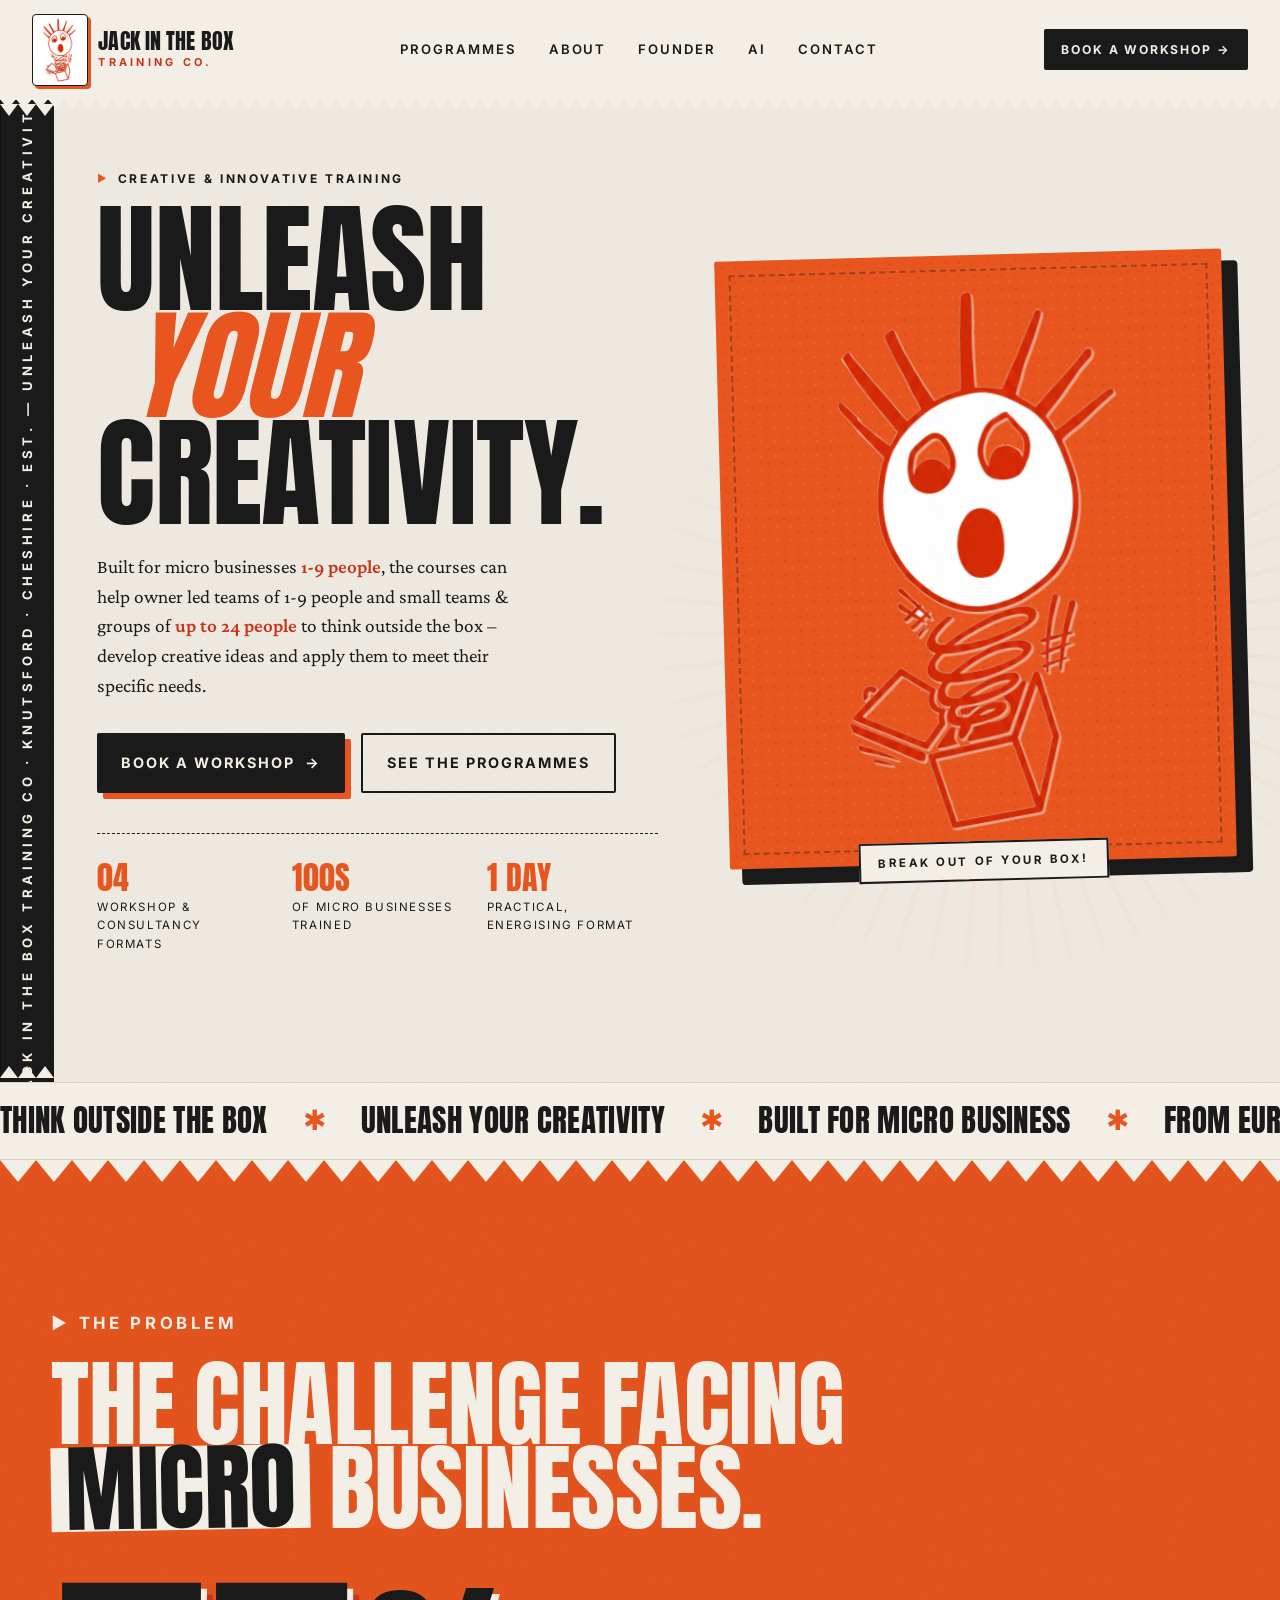
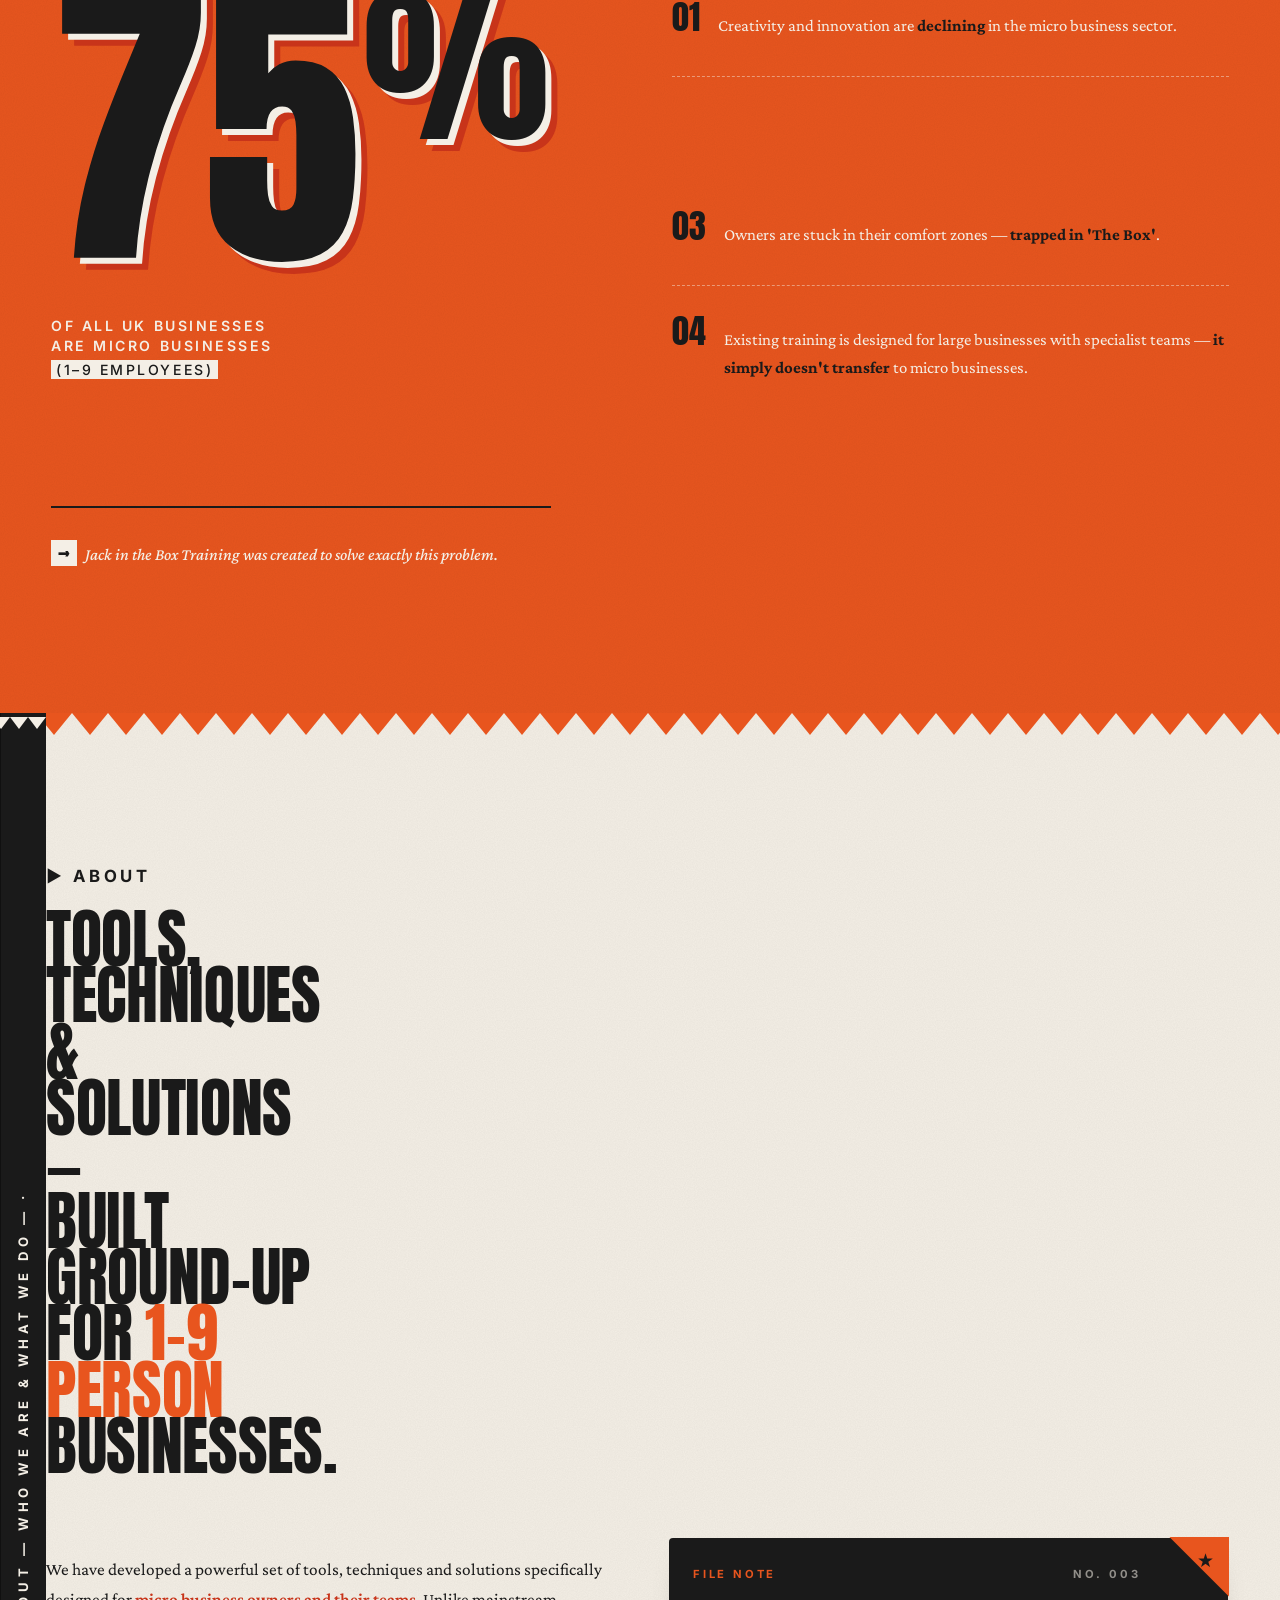
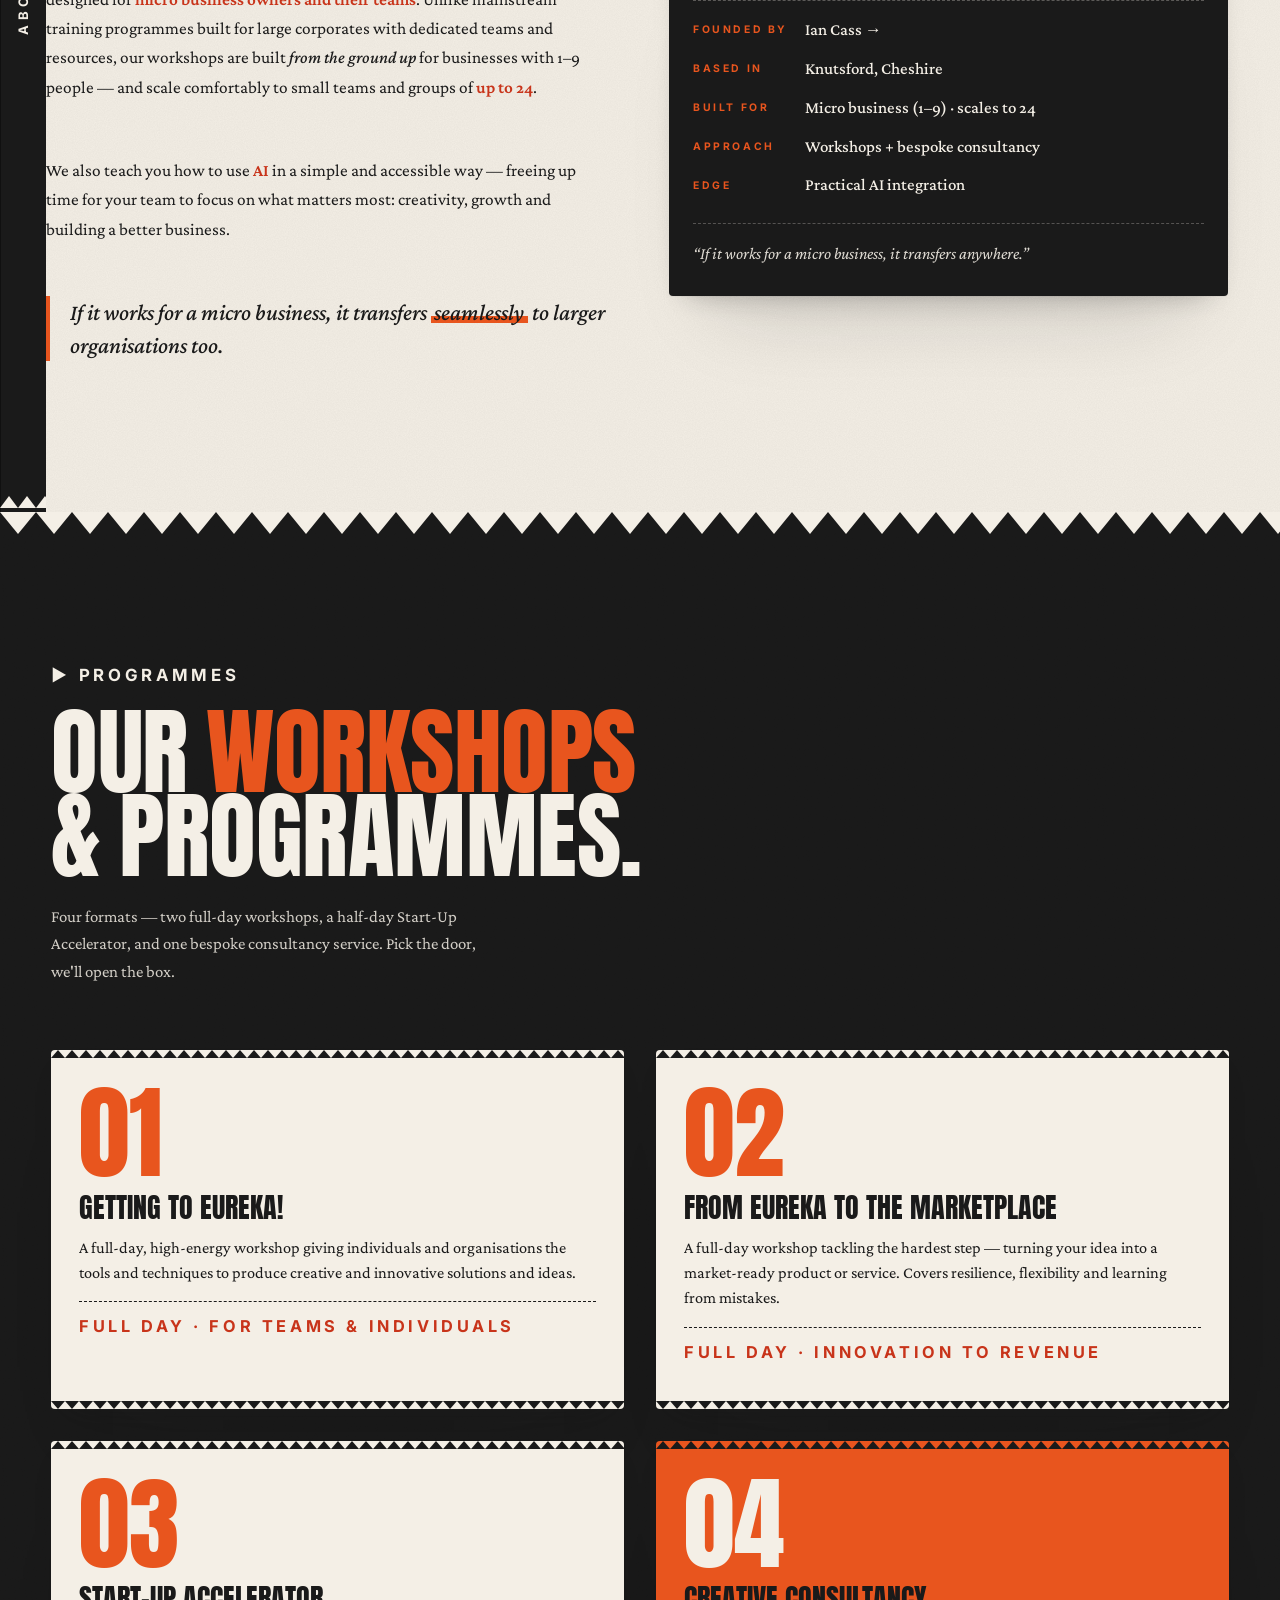
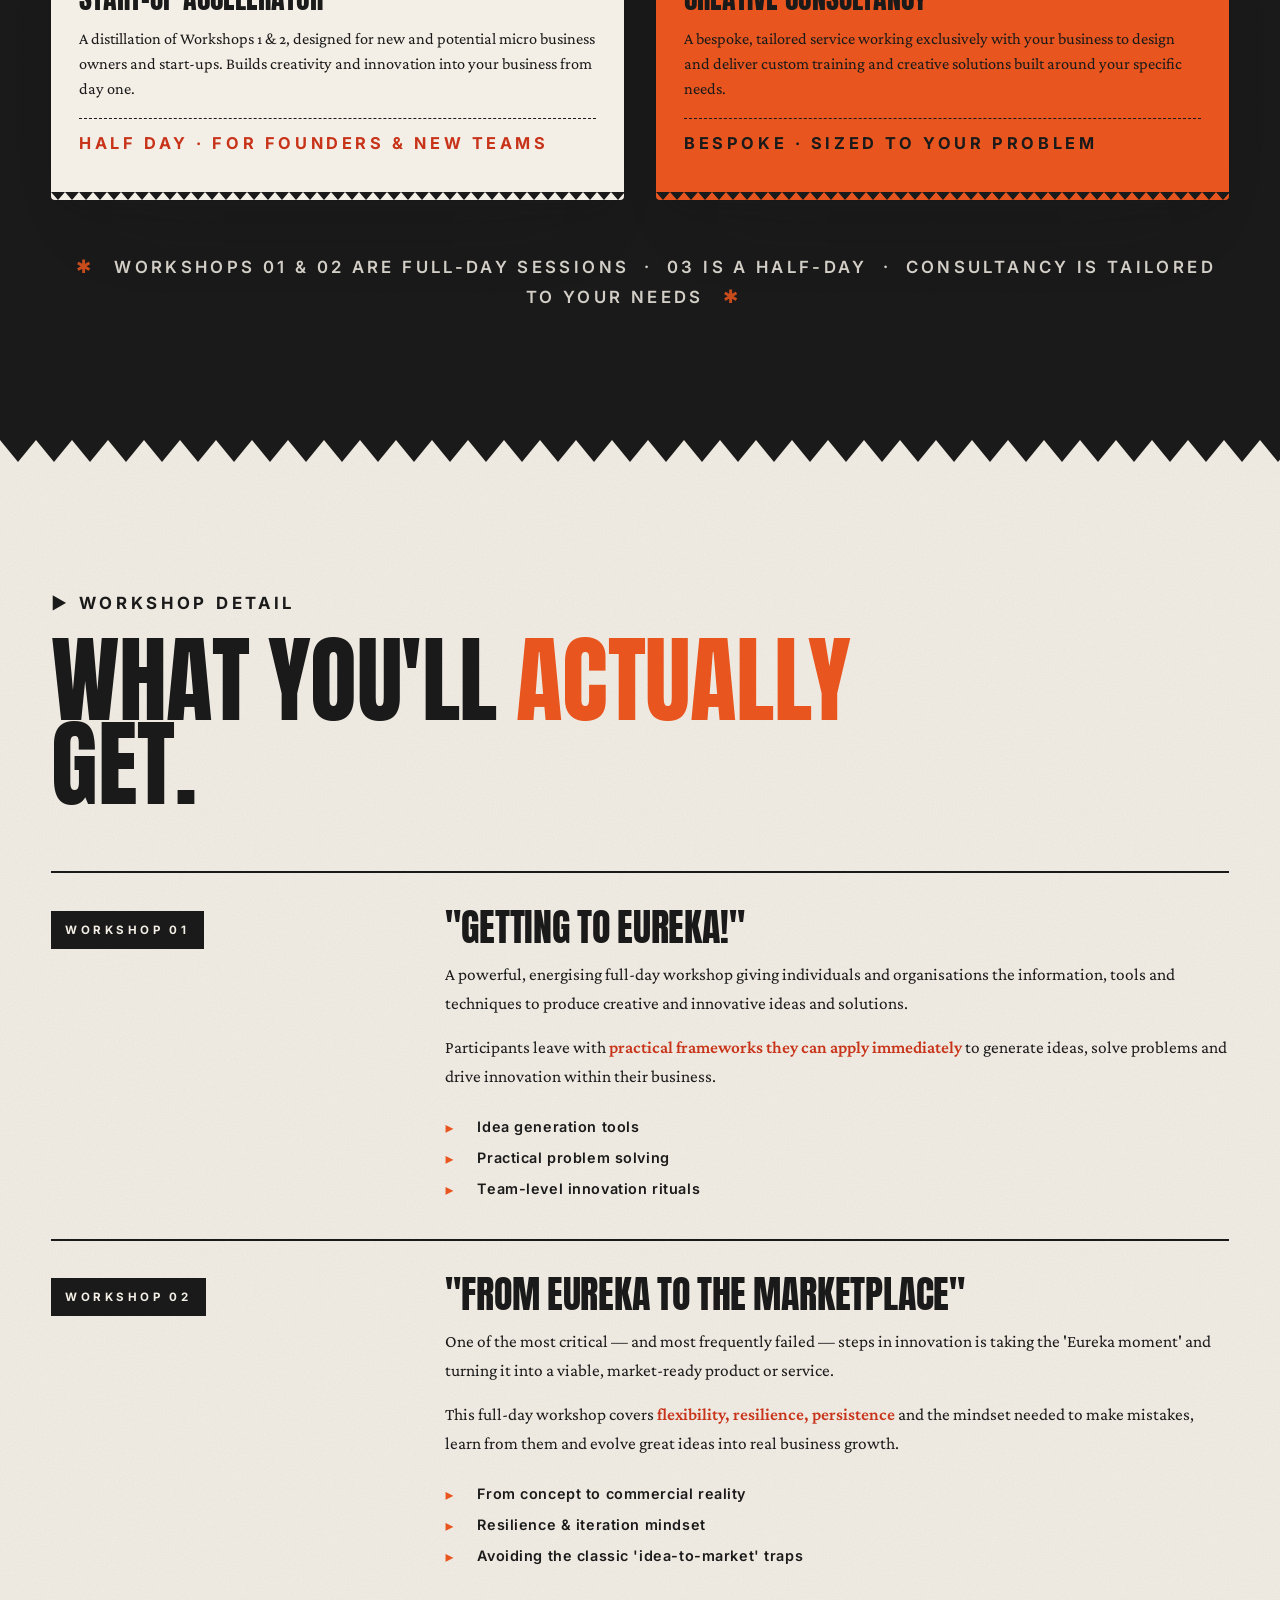
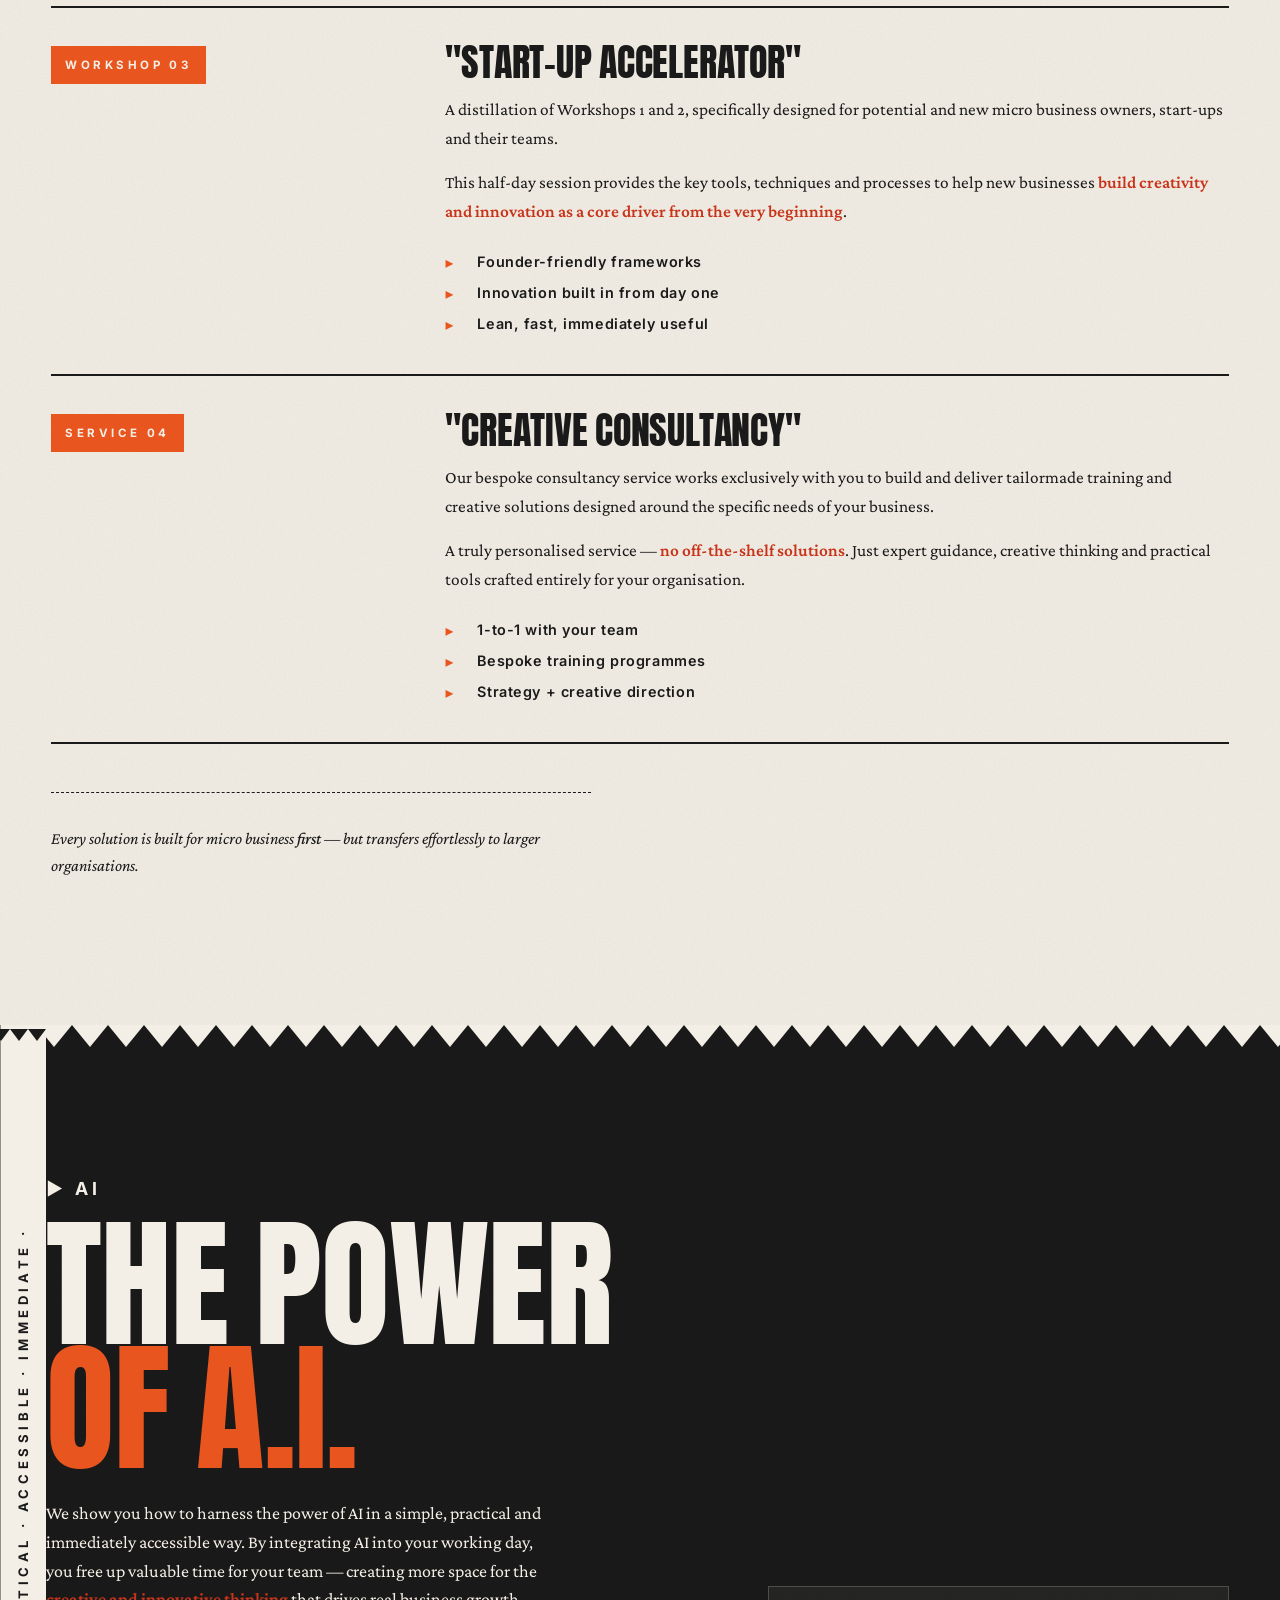
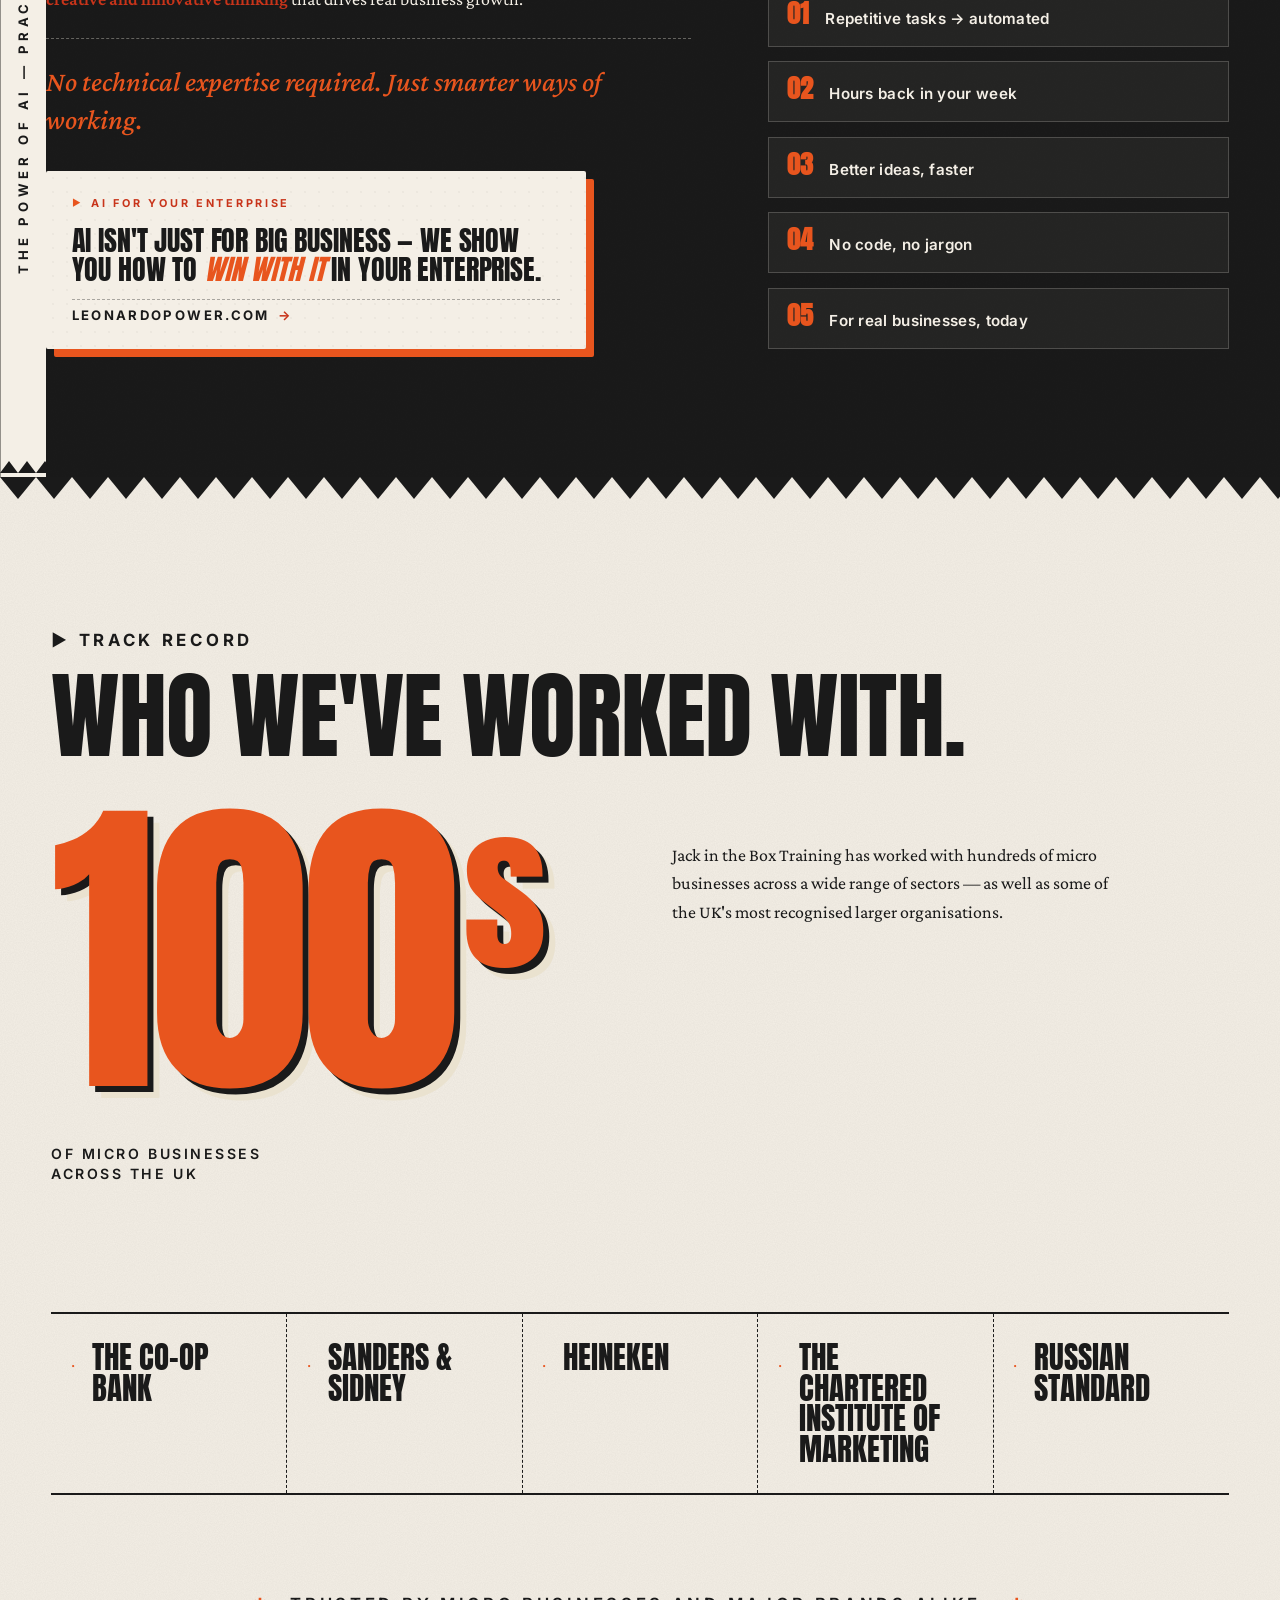
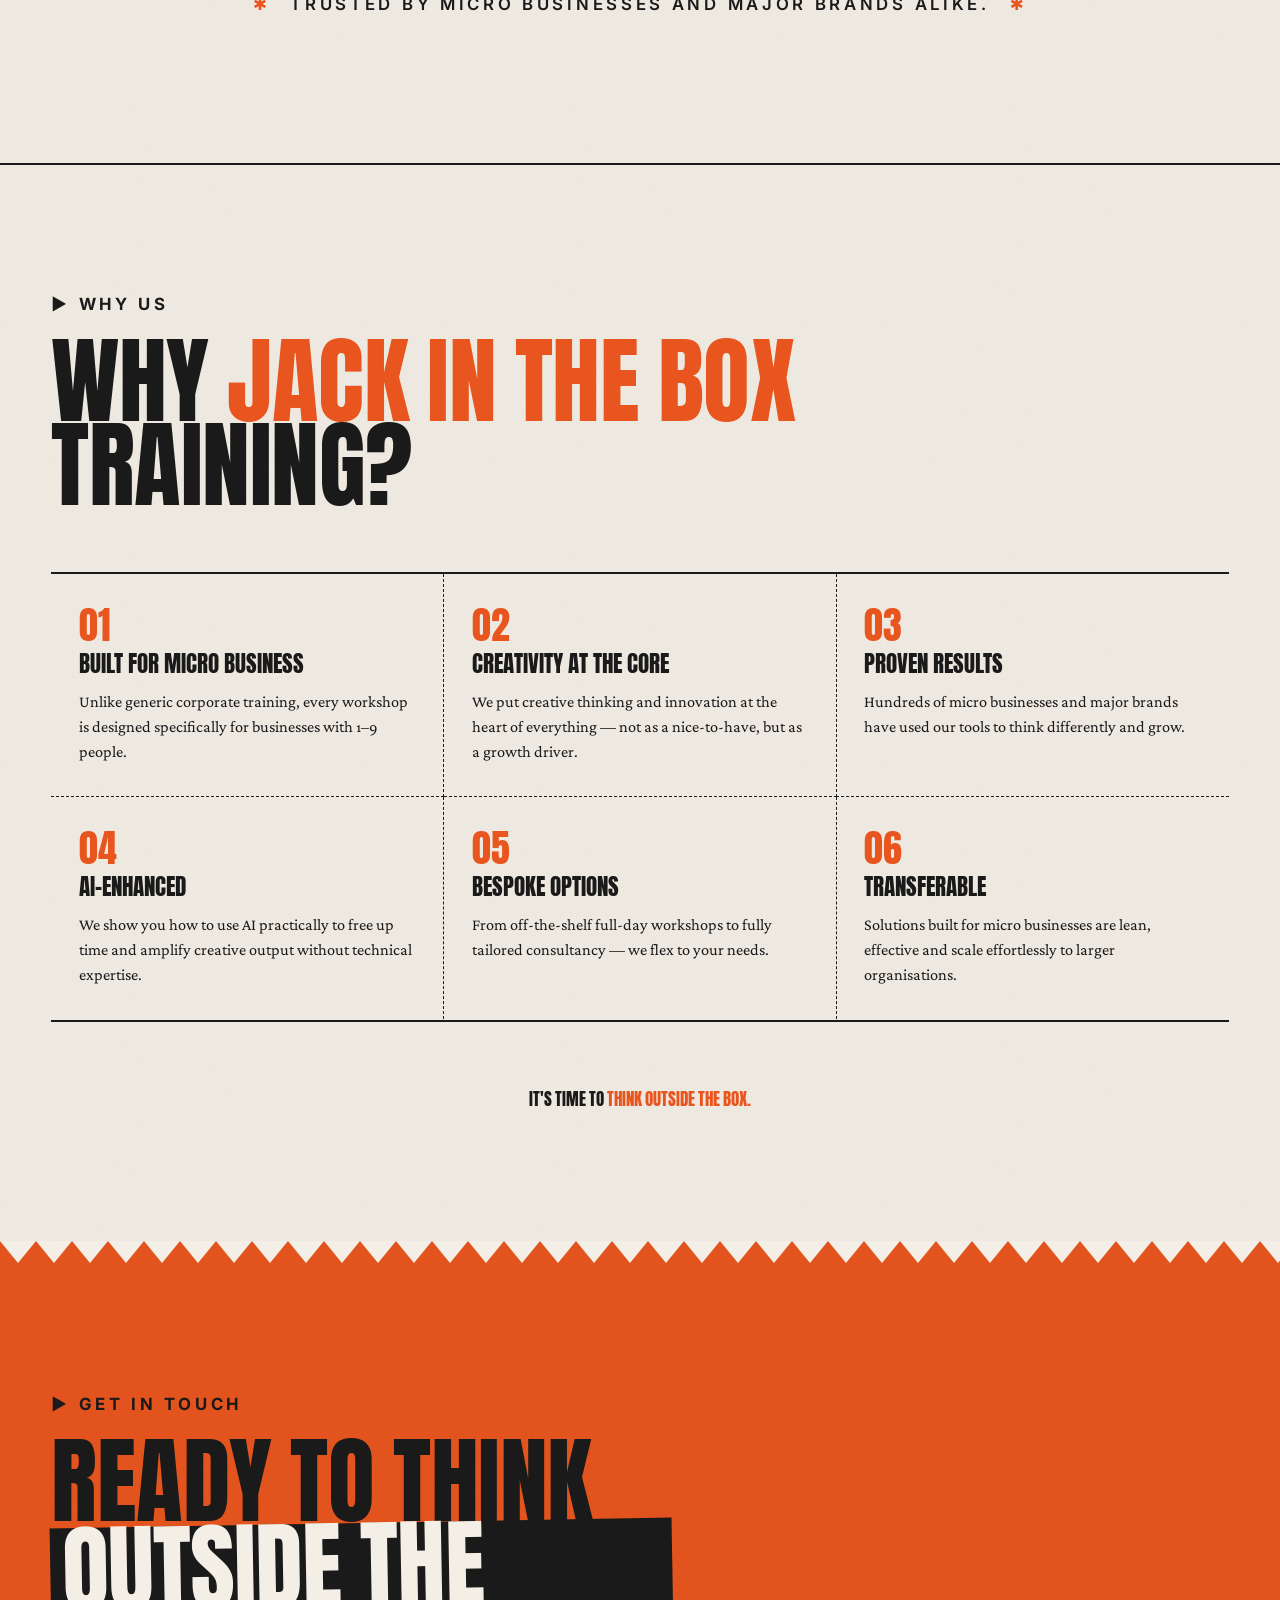
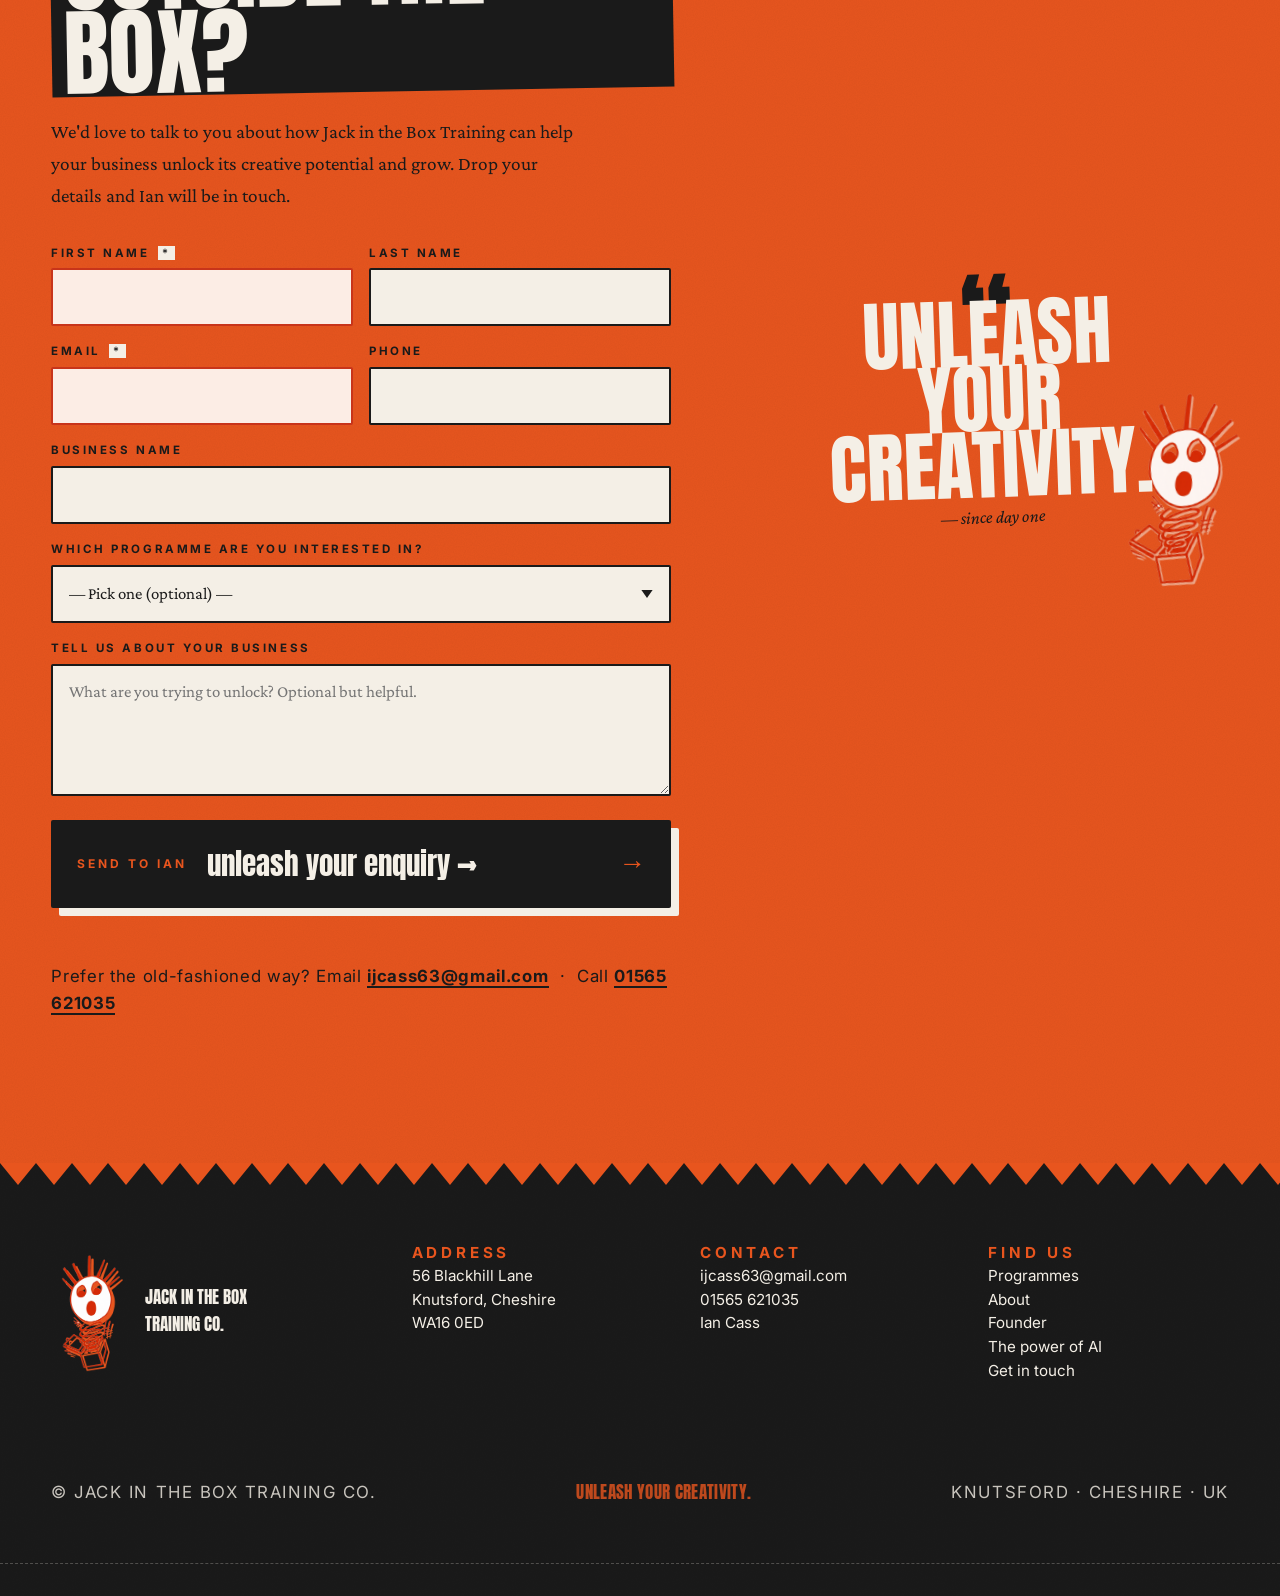
<file: index.html>
<!doctype html>
<html lang="en">
<head>
  <meta charset="utf-8" />
  <meta name="viewport" content="width=device-width, initial-scale=1, viewport-fit=cover" />
  <title>Jack in the Box Training Co — Unleash Your Creativity</title>
  <meta name="description" content="Creative and innovative training built specifically for UK micro businesses. Workshops, consultancy and AI tools by Ian Cass — Knutsford, Cheshire." />

  <link rel="icon" type="image/png" href="logo.png" />

  <link rel="preconnect" href="https://fonts.googleapis.com" />
  <link rel="preconnect" href="https://fonts.gstatic.com" crossorigin />
  <link href="https://fonts.googleapis.com/css2?family=Anton&family=Archivo+Black&family=Crimson+Pro:ital,wght@0,400;0,500;0,600;1,400&family=Inter:wght@400;500;600;700&display=swap" rel="stylesheet" />

  <link rel="stylesheet" href="styles.css" />
</head>
<body>

  <!-- ============================================================ -->
  <!--  SITE NAV — sticky cream bar                                 -->
  <!-- ============================================================ -->
  <header class="nav" role="banner">
    <a href="#top" class="nav__brand" aria-label="Jack in the Box Training — home">
      <span class="nav__mark" aria-hidden="true">
        <img src="logo.png" alt="" />
      </span>
      <span class="nav__wordmark">
        <span class="nav__wordmark-line">Jack in the Box</span>
        <span class="nav__wordmark-sub">Training&nbsp;Co.</span>
      </span>
    </a>

    <nav class="nav__links" aria-label="Primary">
      <a href="#programmes">Programmes</a>
      <a href="#about">About</a>
      <a href="founder.html">Founder</a>
      <a href="#ai">AI</a>
      <a href="#contact">Contact</a>
    </nav>

    <a href="#contact" class="nav__cta">Book a workshop <span aria-hidden="true">→</span></a>
  </header>

  <main id="top">

    <!-- ============================================================ -->
    <!--  1. HERO                                                     -->
    <!-- ============================================================ -->
    <section class="hero" aria-labelledby="hero-title">
      <div class="ribbon ribbon--left ribbon--tall" aria-hidden="true">
        <span>Jack in the Box Training Co · Knutsford · Cheshire · Est. — Unleash Your Creativity ·</span>
      </div>

      <div class="hero__grid">
        <div class="hero__copy">
          <p class="eyebrow eyebrow--dark">
            <span class="eyebrow__tick" aria-hidden="true">►</span>
            Creative &amp; Innovative Training
          </p>

          <h1 id="hero-title" class="display display--hero">
            <span class="display__line">Unleash</span>
            <span class="display__line display__line--accent">Your</span>
            <span class="display__line">Creativity.</span>
          </h1>

          <p class="hero__sub">
            Built for micro businesses <strong>1-9 people</strong>, the courses can help owner led teams of 1-9 people and small teams &amp; groups of <strong>up to 24 people</strong> to think outside the box – develop creative ideas and apply them to meet their specific needs.
          </p>

          <div class="cta-row">
            <a href="#contact" class="btn btn--primary">Book a workshop <span aria-hidden="true">→</span></a>
            <a href="#programmes" class="btn btn--ghost">See the programmes</a>
          </div>

          <ul class="hero__stamps" aria-label="At a glance">
            <li><span class="stamp-num">04</span><span>Workshop &amp; consultancy formats</span></li>
            <li><span class="stamp-num">100s</span><span>Of micro businesses trained</span></li>
            <li><span class="stamp-num">1 Day</span><span>Practical, energising format</span></li>
          </ul>
        </div>

        <div class="hero__art" aria-hidden="true">
          <div class="hero__art-frame">
            <img src="logo.png" alt="" class="hero__jack" />
            <span class="hero__art-tag">Break out of your box!</span>
          </div>
        </div>
      </div>

      <!-- zigzag bottom edge transitioning into cream challenge section is implicit
           because next section paints its own zigzag-top -->
    </section>


    <!-- ============================================================ -->
    <!--  Marquee strip — between hero and challenge                  -->
    <!-- ============================================================ -->
    <div class="marquee" aria-hidden="true">
      <div class="marquee__track">
        <span>Think outside the box</span><span class="marquee__dot">✱</span>
        <span>Unleash your creativity</span><span class="marquee__dot">✱</span>
        <span>Built for micro business</span><span class="marquee__dot">✱</span>
        <span>From eureka to the marketplace</span><span class="marquee__dot">✱</span>
        <span>Think outside the box</span><span class="marquee__dot">✱</span>
        <span>Unleash your creativity</span><span class="marquee__dot">✱</span>
        <span>Built for micro business</span><span class="marquee__dot">✱</span>
        <span>From eureka to the marketplace</span><span class="marquee__dot">✱</span>
      </div>
    </div>


    <!-- ============================================================ -->
    <!--  2. THE CHALLENGE                                            -->
    <!-- ============================================================ -->
    <section class="challenge zig-cream-down" aria-labelledby="challenge-title">
      <!-- the section is ORANGE; before it the marquee is CREAM. So we want a zigzag top that
           bites cream teeth down into the orange. -->
      <div class="container challenge__grid">
        <div class="challenge__head">
          <p class="eyebrow eyebrow--light">► The problem</p>
          <h2 id="challenge-title" class="display display--xl challenge__title">
            The challenge facing<br/>
            <span class="challenge__title-mark">micro</span> businesses.
          </h2>
        </div>

        <div class="challenge__stat">
          <div class="big-stat" data-count-target="75" data-count-suffix="%">
            <span class="big-stat__num">75<span class="big-stat__suffix">%</span></span>
            <span class="big-stat__cap">of all UK businesses are micro businesses<br/><em>(1–9 employees)</em></span>
          </div>
        </div>

        <ul class="challenge__list">
          <li>
            <span class="bullet-num">01</span>
            <p>Creativity and innovation are <strong>declining</strong> in the micro business sector.</p>
          </li>
          <li>
            <span class="bullet-num">02</span>
            <p>Many businesses are not growing to their <strong>full potential</strong>.</p>
          </li>
          <li>
            <span class="bullet-num">03</span>
            <p>Owners are stuck in their comfort zones — <strong>trapped in 'The Box'</strong>.</p>
          </li>
          <li>
            <span class="bullet-num">04</span>
            <p>Existing training is designed for large businesses with specialist teams — <strong>it simply doesn't transfer</strong> to micro businesses.</p>
          </li>
        </ul>

        <p class="challenge__closer">
          <span class="kicker">→</span> Jack in the Box Training was created to solve <em>exactly</em> this problem.
        </p>
      </div>
    </section>


    <!-- ============================================================ -->
    <!--  3. WHO WE ARE & WHAT WE DO                                  -->
    <!-- ============================================================ -->
    <section class="who zig-orange-down" id="about" aria-labelledby="who-title">
      <div class="ribbon ribbon--left" aria-hidden="true">
        <span>About — Who we are &amp; what we do — ·</span>
      </div>

      <div class="container who__grid">
        <div class="who__head">
          <p class="eyebrow eyebrow--dark">► About</p>
          <h2 id="who-title" class="display display--lg">
            Tools, techniques &amp; solutions —<br/>
            built ground-up for <span class="ink-orange">1–9 person</span> businesses.
          </h2>
        </div>

        <div class="who__body">
          <p>
            We have developed a powerful set of tools, techniques and solutions specifically designed
            for <strong>micro business owners and their teams</strong>. Unlike mainstream training
            programmes built for large corporates with dedicated teams and resources, our workshops
            are built <em>from the ground up</em> for businesses with 1–9 people — and scale comfortably
            to small teams and groups of <strong>up to 24</strong>.
          </p>
          <p>
            We also teach you how to use <strong>AI</strong> in a simple and accessible way — freeing
            up time for your team to focus on what matters most: creativity, growth and building a
            better business.
          </p>
          <p class="who__pullout">
            If it works for a micro business, it transfers <span class="underline-thick">seamlessly</span> to larger organisations too.
          </p>
        </div>

        <aside class="who__card" aria-label="At a glance">
          <header>
            <span class="who__card-tag">FILE NOTE</span>
            <span class="who__card-no">No. 003</span>
          </header>
          <dl>
            <div><dt>Founded by</dt><dd><a href="founder.html">Ian Cass →</a></dd></div>
            <div><dt>Based in</dt><dd>Knutsford, Cheshire</dd></div>
            <div><dt>Built for</dt><dd>Micro business (1–9) · scales to 24</dd></div>
            <div><dt>Approach</dt><dd>Workshops + bespoke consultancy</dd></div>
            <div><dt>Edge</dt><dd>Practical AI integration</dd></div>
          </dl>
          <p class="who__card-quote">“If it works for a micro business, it transfers anywhere.”</p>
        </aside>
      </div>
    </section>


    <!-- ============================================================ -->
    <!--  4. PROGRAMMES — index of 4                                  -->
    <!-- ============================================================ -->
    <section class="prog zig-cream-down" id="programmes" aria-labelledby="prog-title">
      <div class="container">
        <header class="prog__head">
          <p class="eyebrow eyebrow--light">► Programmes</p>
          <h2 id="prog-title" class="display display--xl">
            Our <span class="ink-orange">workshops</span><br/>
            &amp; programmes.
          </h2>
          <p class="prog__lede">
            Four formats — two full-day workshops, a half-day Start-Up Accelerator, and one bespoke consultancy service.
            Pick the door, we'll open the box.
          </p>
        </header>

        <ol class="prog__grid" role="list">
          <li class="prog-card">
            <div class="prog-card__no">01</div>
            <div class="prog-card__body">
              <h3>Getting to Eureka!</h3>
              <p>A full-day, high-energy workshop giving individuals and organisations the tools and techniques to produce creative and innovative solutions and ideas.</p>
              <p class="prog-card__meta">Full day · For teams &amp; individuals</p>
            </div>
          </li>

          <li class="prog-card">
            <div class="prog-card__no">02</div>
            <div class="prog-card__body">
              <h3>From Eureka to the Marketplace</h3>
              <p>A full-day workshop tackling the hardest step — turning your idea into a market-ready product or service. Covers resilience, flexibility and learning from mistakes.</p>
              <p class="prog-card__meta">Full day · Innovation to revenue</p>
            </div>
          </li>

          <li class="prog-card">
            <div class="prog-card__no">03</div>
            <div class="prog-card__body">
              <h3>Start-Up Accelerator</h3>
              <p>A distillation of Workshops 1 &amp; 2, designed for new and potential micro business owners and start-ups. Builds creativity and innovation into your business from day one.</p>
              <p class="prog-card__meta">Half day · For founders &amp; new teams</p>
            </div>
          </li>

          <li class="prog-card prog-card--accent">
            <div class="prog-card__no">04</div>
            <div class="prog-card__body">
              <h3>Creative Consultancy</h3>
              <p>A bespoke, tailored service working exclusively with your business to design and deliver custom training and creative solutions built around your specific needs.</p>
              <p class="prog-card__meta">Bespoke · Sized to your problem</p>
            </div>
          </li>
        </ol>

        <p class="prog__note">
          <span aria-hidden="true">✱</span>
          Workshops 01 &amp; 02 are full-day sessions &nbsp;·&nbsp;
          03 is a half-day &nbsp;·&nbsp;
          Consultancy is tailored to your needs
          <span aria-hidden="true">✱</span>
        </p>
      </div>
    </section>


    <!-- ============================================================ -->
    <!--  5 + 6. WORKSHOP DETAIL — four editorial cards               -->
    <!-- ============================================================ -->
    <section class="detail zig-charcoal-down" aria-labelledby="detail-title">
      <div class="container">
        <header class="detail__head">
          <p class="eyebrow eyebrow--dark">► Workshop detail</p>
          <h2 id="detail-title" class="display display--xl">
            What you'll <span class="ink-orange">actually</span> get.
          </h2>
        </header>

        <article class="detail-card detail-card--a">
          <div class="detail-card__tag">Workshop 01</div>
          <div class="detail-card__body">
            <h3 class="display display--md">"Getting to Eureka!"</h3>
            <p>A powerful, energising full-day workshop giving individuals and organisations the information, tools and techniques to produce creative and innovative ideas and solutions.</p>
            <p>Participants leave with <strong>practical frameworks they can apply immediately</strong> to generate ideas, solve problems and drive innovation within their business.</p>
            <ul class="detail-card__bits">
              <li>Idea generation tools</li>
              <li>Practical problem solving</li>
              <li>Team-level innovation rituals</li>
            </ul>
          </div>
        </article>

        <article class="detail-card detail-card--b">
          <div class="detail-card__tag">Workshop 02</div>
          <div class="detail-card__body">
            <h3 class="display display--md">"From Eureka to the Marketplace"</h3>
            <p>One of the most critical — and most frequently failed — steps in innovation is taking the 'Eureka moment' and turning it into a viable, market-ready product or service.</p>
            <p>This full-day workshop covers <strong>flexibility, resilience, persistence</strong> and the mindset needed to make mistakes, learn from them and evolve great ideas into real business growth.</p>
            <ul class="detail-card__bits">
              <li>From concept to commercial reality</li>
              <li>Resilience &amp; iteration mindset</li>
              <li>Avoiding the classic 'idea-to-market' traps</li>
            </ul>
          </div>
        </article>

        <article class="detail-card detail-card--c">
          <div class="detail-card__tag">Workshop 03</div>
          <div class="detail-card__body">
            <h3 class="display display--md">"Start-Up Accelerator"</h3>
            <p>A distillation of Workshops 1 and 2, specifically designed for potential and new micro business owners, start-ups and their teams.</p>
            <p>This half-day session provides the key tools, techniques and processes to help new businesses <strong>build creativity and innovation as a core driver from the very beginning</strong>.</p>
            <ul class="detail-card__bits">
              <li>Founder-friendly frameworks</li>
              <li>Innovation built in from day one</li>
              <li>Lean, fast, immediately useful</li>
            </ul>
          </div>
        </article>

        <article class="detail-card detail-card--d">
          <div class="detail-card__tag">Service 04</div>
          <div class="detail-card__body">
            <h3 class="display display--md">"Creative Consultancy"</h3>
            <p>Our bespoke consultancy service works exclusively with you to build and deliver tailormade training and creative solutions designed around the specific needs of your business.</p>
            <p>A truly personalised service — <strong>no off-the-shelf solutions</strong>. Just expert guidance, creative thinking and practical tools crafted entirely for your organisation.</p>
            <ul class="detail-card__bits">
              <li>1-to-1 with your team</li>
              <li>Bespoke training programmes</li>
              <li>Strategy + creative direction</li>
            </ul>
          </div>
        </article>

        <p class="detail__closer">
          Every solution is built for micro business <em>first</em> — but transfers effortlessly to larger organisations.
        </p>
      </div>
    </section>


    <!-- ============================================================ -->
    <!--  7. THE POWER OF AI                                          -->
    <!-- ============================================================ -->
    <section class="ai zig-cream-down" id="ai" aria-labelledby="ai-title">
      <div class="ribbon ribbon--left ribbon--light" aria-hidden="true">
        <span>The Power of AI — Practical · Accessible · Immediate ·</span>
      </div>

      <div class="container ai__grid">
        <div class="ai__copy">
          <p class="eyebrow eyebrow--light">► AI</p>
          <h2 id="ai-title" class="display display--mega ai__title">
            The Power<br/>
            <span class="ink-orange">of A.I.</span>
          </h2>
          <p>
            We show you how to harness the power of AI in a simple, practical and immediately
            accessible way. By integrating AI into your working day, you free up valuable time for
            your team — creating more space for the <strong>creative and innovative thinking</strong>
            that drives real business growth.
          </p>
          <p class="ai__pull">
            No technical expertise required. Just smarter ways of working.
          </p>

          <a class="ai__cta" href="https://leonardopower.com" target="_blank" rel="noopener">
            <span class="ai__cta-tag">AI for your enterprise</span>
            <span class="ai__cta-line">
              AI isn't just for big business — we show you how to <em>win with it</em> in your enterprise.
            </span>
            <span class="ai__cta-link">
              <span>leonardopower.com</span>
              <span class="ai__cta-arrow" aria-hidden="true">→</span>
            </span>
          </a>
        </div>

        <ul class="ai__chips" aria-label="What AI unlocks">
          <li><span>01</span>Repetitive tasks → automated</li>
          <li><span>02</span>Hours back in your week</li>
          <li><span>03</span>Better ideas, faster</li>
          <li><span>04</span>No code, no jargon</li>
          <li><span>05</span>For real businesses, today</li>
        </ul>
      </div>
    </section>


    <!-- ============================================================ -->
    <!--  8. WHO WE'VE WORKED WITH                                    -->
    <!-- ============================================================ -->
    <section class="clients zig-charcoal-down" aria-labelledby="clients-title">
      <div class="container clients__grid">
        <div class="clients__head">
          <p class="eyebrow eyebrow--dark">► Track record</p>
          <h2 id="clients-title" class="display display--xl">
            Who we've worked with.
          </h2>
        </div>

        <div class="clients__stat">
          <div class="big-stat" data-count-target="100" data-count-suffix="s">
            <span class="big-stat__num">100<span class="big-stat__suffix">s</span></span>
            <span class="big-stat__cap">of micro businesses<br/>across the UK</span>
          </div>
        </div>

        <div class="clients__body">
          <p>
            Jack in the Box Training has worked with hundreds of micro businesses across a wide range
            of sectors — as well as some of the UK's most recognised larger organisations.
          </p>
        </div>

        <ul class="clients__roster" aria-label="Selected clients">
          <li><span class="clients__roster-no">·</span> The Co-op Bank</li>
          <li><span class="clients__roster-no">·</span> Sanders &amp; Sidney</li>
          <li><span class="clients__roster-no">·</span> Heineken</li>
          <li><span class="clients__roster-no">·</span> The Chartered Institute of Marketing</li>
          <li><span class="clients__roster-no">·</span> Russian Standard</li>
        </ul>

        <p class="clients__tag">
          <span aria-hidden="true">✱</span> Trusted by micro businesses and major brands alike. <span aria-hidden="true">✱</span>
        </p>
      </div>
    </section>


    <!-- ============================================================ -->
    <!--  9. WHY JACK IN THE BOX — 6 pillars                          -->
    <!-- ============================================================ -->
    <section class="why" aria-labelledby="why-title">
      <div class="container">
        <header class="why__head">
          <p class="eyebrow eyebrow--dark">► Why us</p>
          <h2 id="why-title" class="display display--xl">
            Why <span class="ink-orange">Jack in the Box</span> Training?
          </h2>
        </header>

        <ul class="why__grid" role="list">
          <li class="pillar">
            <span class="pillar__no">01</span>
            <h3>Built for Micro Business</h3>
            <p>Unlike generic corporate training, every workshop is designed specifically for businesses with 1–9 people.</p>
          </li>
          <li class="pillar">
            <span class="pillar__no">02</span>
            <h3>Creativity at the Core</h3>
            <p>We put creative thinking and innovation at the heart of everything — not as a nice-to-have, but as a growth driver.</p>
          </li>
          <li class="pillar">
            <span class="pillar__no">03</span>
            <h3>Proven Results</h3>
            <p>Hundreds of micro businesses and major brands have used our tools to think differently and grow.</p>
          </li>
          <li class="pillar">
            <span class="pillar__no">04</span>
            <h3>AI-Enhanced</h3>
            <p>We show you how to use AI practically to free up time and amplify creative output without technical expertise.</p>
          </li>
          <li class="pillar">
            <span class="pillar__no">05</span>
            <h3>Bespoke Options</h3>
            <p>From off-the-shelf full-day workshops to fully tailored consultancy — we flex to your needs.</p>
          </li>
          <li class="pillar">
            <span class="pillar__no">06</span>
            <h3>Transferable</h3>
            <p>Solutions built for micro businesses are lean, effective and scale effortlessly to larger organisations.</p>
          </li>
        </ul>

        <p class="why__shout display display--lg">
          It's time to <span class="ink-orange">think outside the box.</span>
        </p>
      </div>
    </section>


    <!-- ============================================================ -->
    <!-- 10. CONTACT CTA                                              -->
    <!-- ============================================================ -->
    <section class="contact zig-cream-down" id="contact" aria-labelledby="contact-title">
      <div class="container contact__grid">
        <div class="contact__copy">
          <p class="eyebrow eyebrow--dark">► Get in touch</p>
          <h2 id="contact-title" class="display display--xl">
            Ready to think<br/>
            <span class="contact__title-mark">outside the box?</span>
          </h2>
          <p class="contact__lede">
            We'd love to talk to you about how Jack in the Box Training can help your business
            unlock its creative potential and grow. Drop your details and Ian will be in touch.
          </p>

          <form class="ghl-form" id="contact-form" novalidate>
            <div class="ghl-form__row ghl-form__row--two">
              <label class="ghl-form__field">
                <span>First name <em>*</em></span>
                <input type="text" name="firstName" autocomplete="given-name" required />
              </label>
              <label class="ghl-form__field">
                <span>Last name</span>
                <input type="text" name="lastName" autocomplete="family-name" />
              </label>
            </div>

            <div class="ghl-form__row ghl-form__row--two">
              <label class="ghl-form__field">
                <span>Email <em>*</em></span>
                <input type="email" name="email" autocomplete="email" required />
              </label>
              <label class="ghl-form__field">
                <span>Phone</span>
                <input type="tel" name="phone" autocomplete="tel" inputmode="tel" />
              </label>
            </div>

            <label class="ghl-form__field">
              <span>Business name</span>
              <input type="text" name="companyName" autocomplete="organization" />
            </label>

            <label class="ghl-form__field">
              <span>Which programme are you interested in?</span>
              <select name="interest">
                <option value="">— Pick one (optional) —</option>
                <option>01 · Getting to Eureka!</option>
                <option>02 · From Eureka to the Marketplace</option>
                <option>03 · Start-Up Accelerator</option>
                <option>04 · Creative Consultancy</option>
                <option>Not sure yet — open to a chat</option>
              </select>
            </label>

            <label class="ghl-form__field">
              <span>Tell us about your business</span>
              <textarea name="message" rows="4" placeholder="What are you trying to unlock? Optional but helpful."></textarea>
            </label>

            <!-- honeypot, hidden -->
            <label class="ghl-form__hp" aria-hidden="true">
              Leave blank
              <input type="text" name="website" tabindex="-1" autocomplete="off" />
            </label>

            <div class="ghl-form__submit">
              <button type="submit" class="email-btn" id="contact-submit">
                <span class="email-btn__label">Send to Ian</span>
                <span class="email-btn__addr" data-default="Unleash your enquiry →" data-loading="Sending…" data-done="Got it — Ian will be in touch.">Unleash your enquiry →</span>
                <span class="email-btn__arrow" aria-hidden="true">→</span>
              </button>
              <p class="ghl-form__note" id="contact-status" role="status" aria-live="polite"></p>
            </div>
          </form>

          <p class="contact__alt">
            Prefer the old-fashioned way? Email <a href="mailto:ijcass63@gmail.com">ijcass63@gmail.com</a> &nbsp;·&nbsp; Call <a href="tel:+441565621035">01565 621035</a>
          </p>
        </div>

        <div class="contact__art" aria-hidden="true">
          <blockquote class="contact__quote">
            <span class="contact__quote-mark">“</span>
            Unleash<br/>Your<br/>Creativity.
            <span class="contact__quote-author">— since day one</span>
          </blockquote>
          <img src="logo.png" alt="" class="contact__jack" />
        </div>
      </div>
    </section>


    <!-- ============================================================ -->
    <!-- FOOTER                                                       -->
    <!-- ============================================================ -->
    <footer class="foot zig-orange-down">
      <div class="container foot__grid">
        <div class="foot__brand">
          <img src="logo.png" alt="" class="foot__mark" />
          <p class="foot__name">Jack in the Box<br/>Training Co.</p>
        </div>
        <div class="foot__col">
          <p class="foot__label">Address</p>
          <p>56 Blackhill Lane<br/>Knutsford, Cheshire<br/>WA16 0ED</p>
        </div>
        <div class="foot__col">
          <p class="foot__label">Contact</p>
          <p>
            <a href="mailto:ijcass63@gmail.com">ijcass63@gmail.com</a><br/>
            <a href="tel:+441565621035">01565 621035</a><br/>
            Ian Cass
          </p>
        </div>
        <div class="foot__col">
          <p class="foot__label">Find us</p>
          <p>
            <a href="#programmes">Programmes</a><br/>
            <a href="#about">About</a><br/>
            <a href="founder.html">Founder</a><br/>
            <a href="#ai">The power of AI</a><br/>
            <a href="#contact">Get in touch</a>
          </p>
        </div>
        <div class="foot__bottom">
          <p>© Jack in the Box Training Co.</p>
          <p class="foot__pull">Unleash your creativity.</p>
          <p>Knutsford · Cheshire · UK</p>
        </div>
      </div>
    </footer>

  </main>

  <script src="script.js" defer></script>
</body>
</html>
</file>
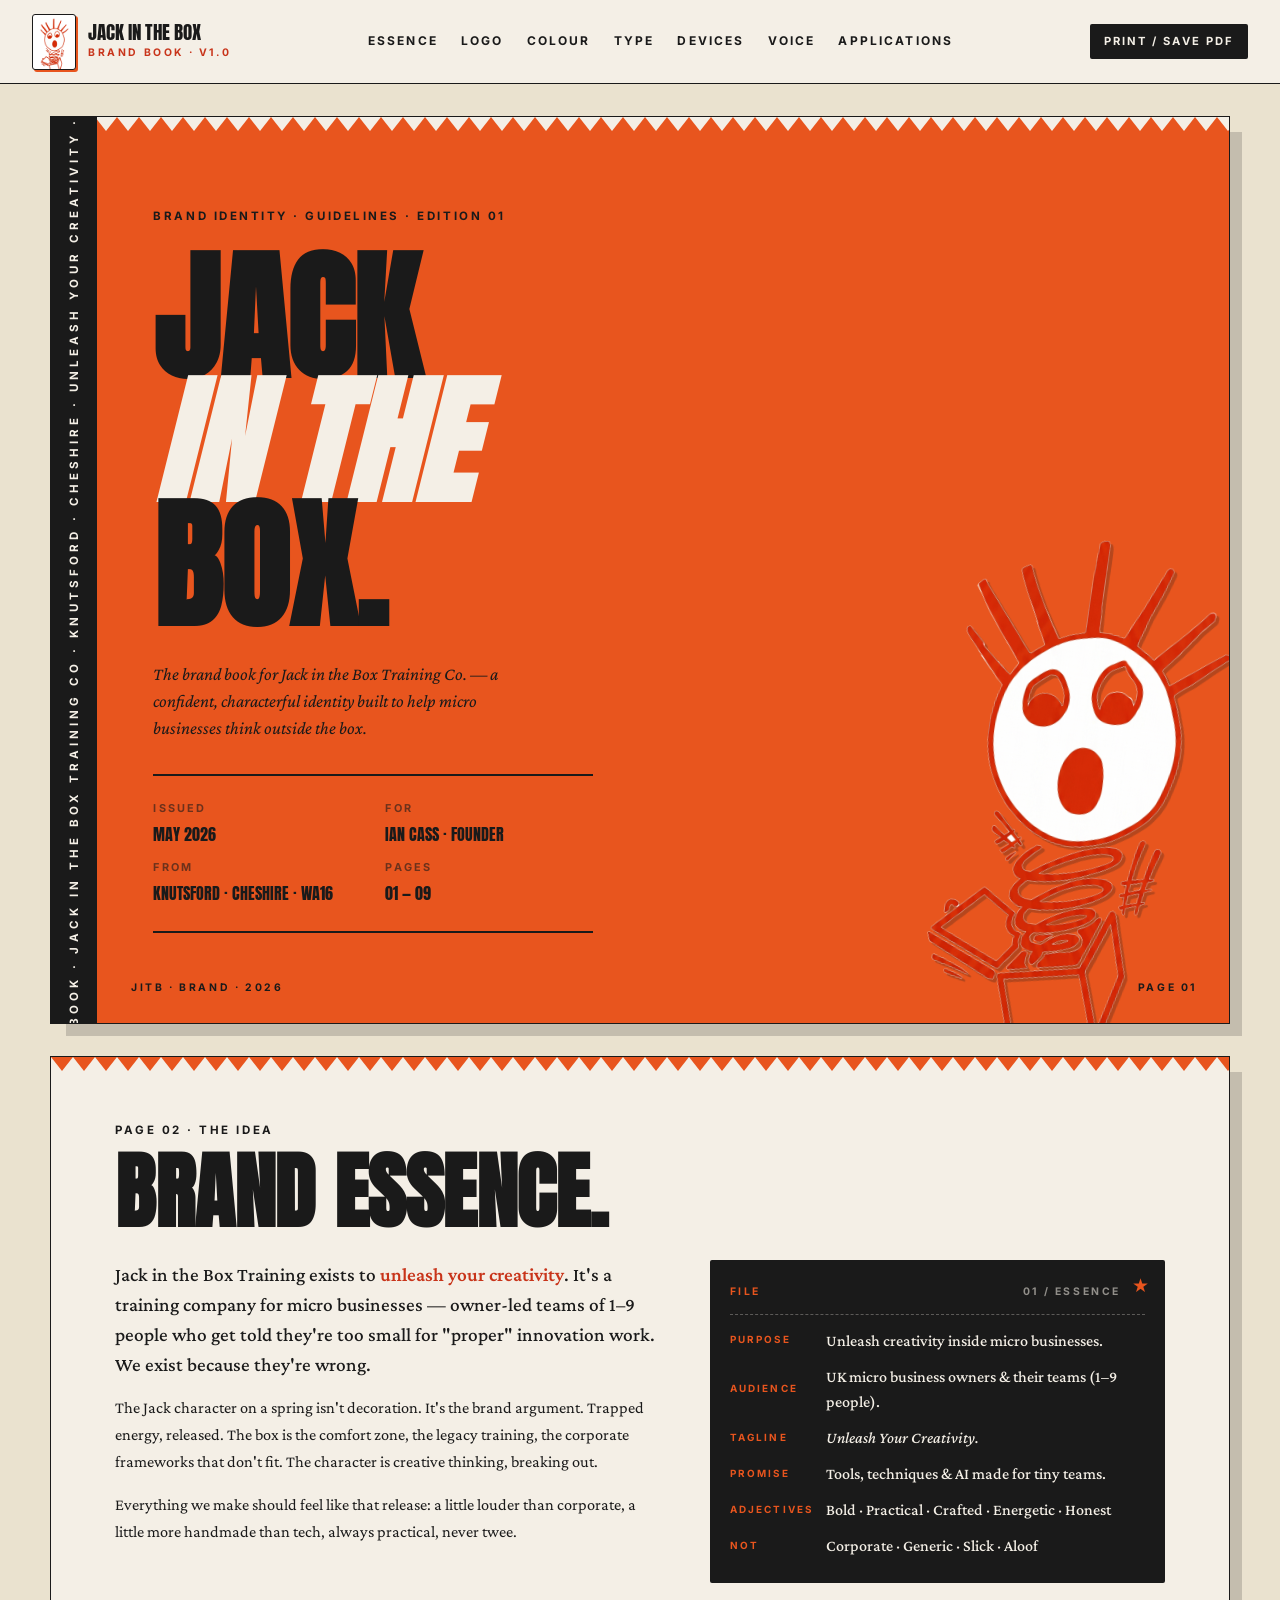
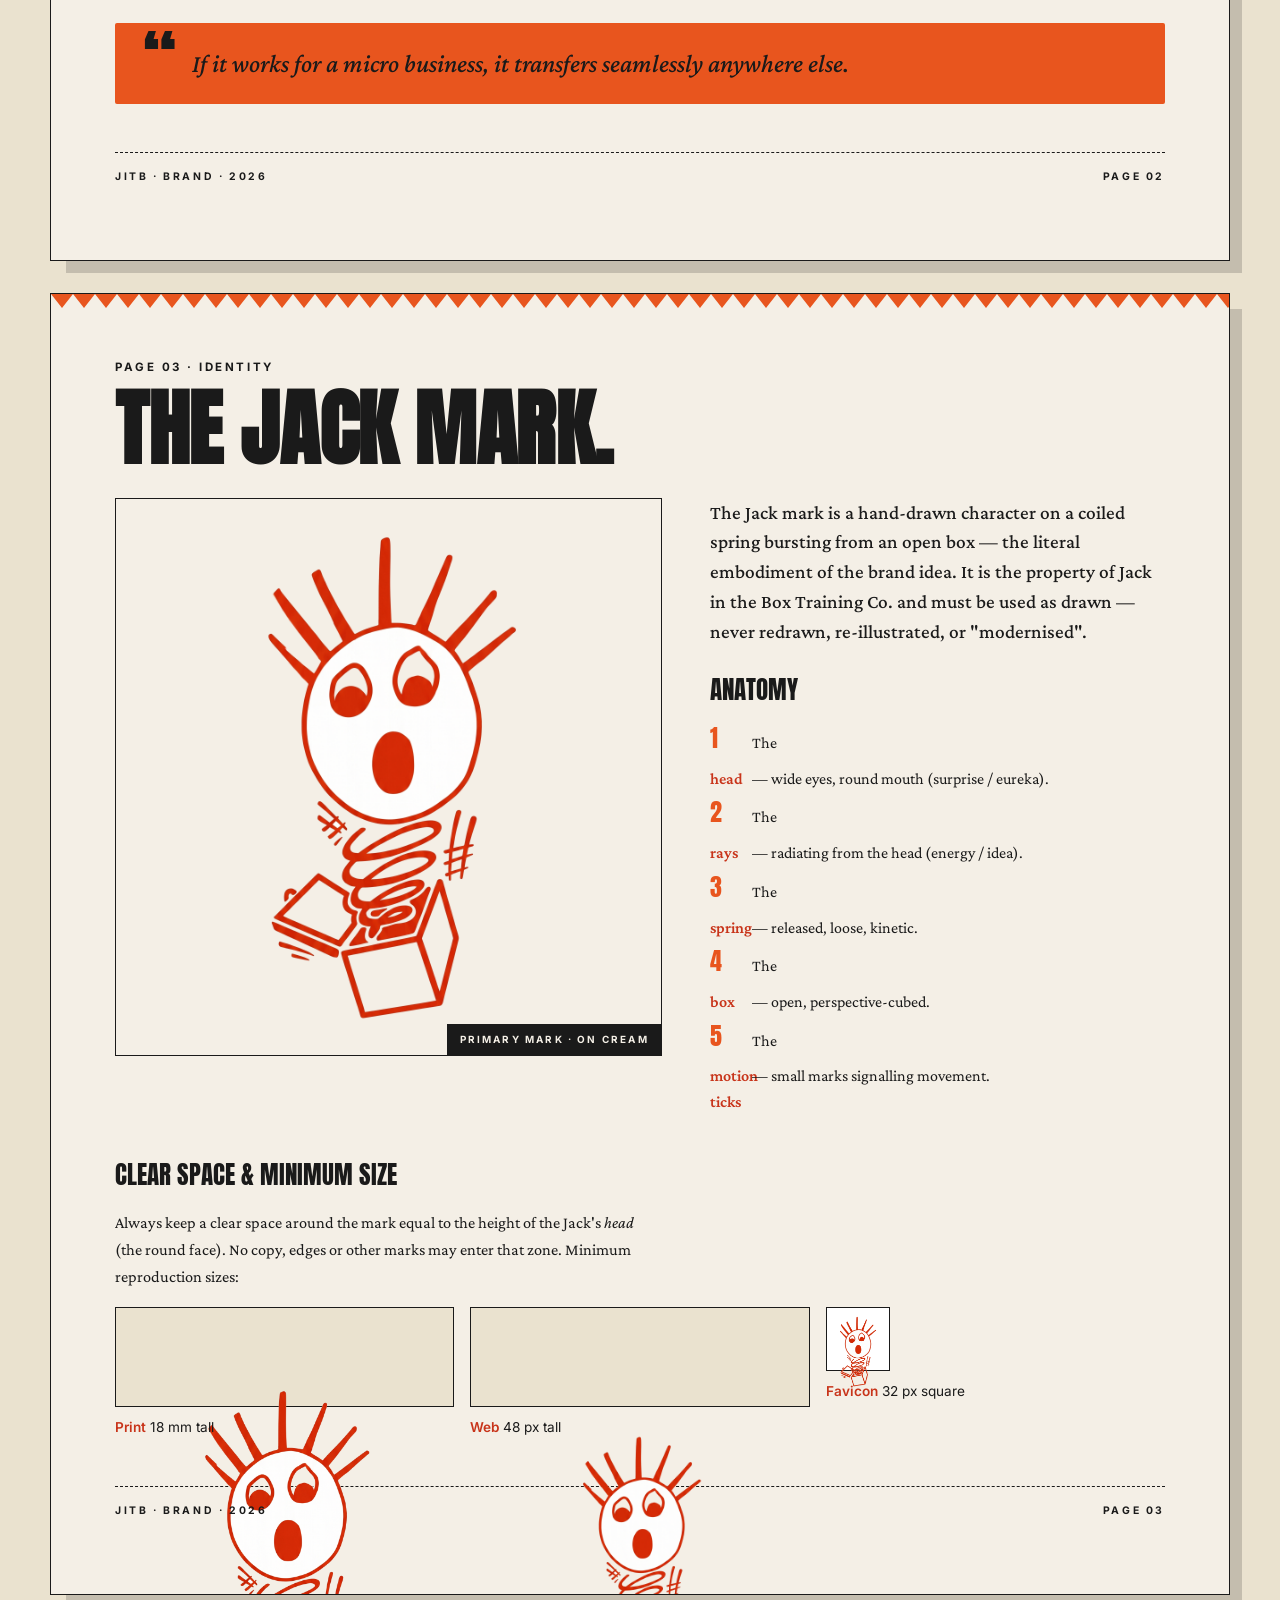
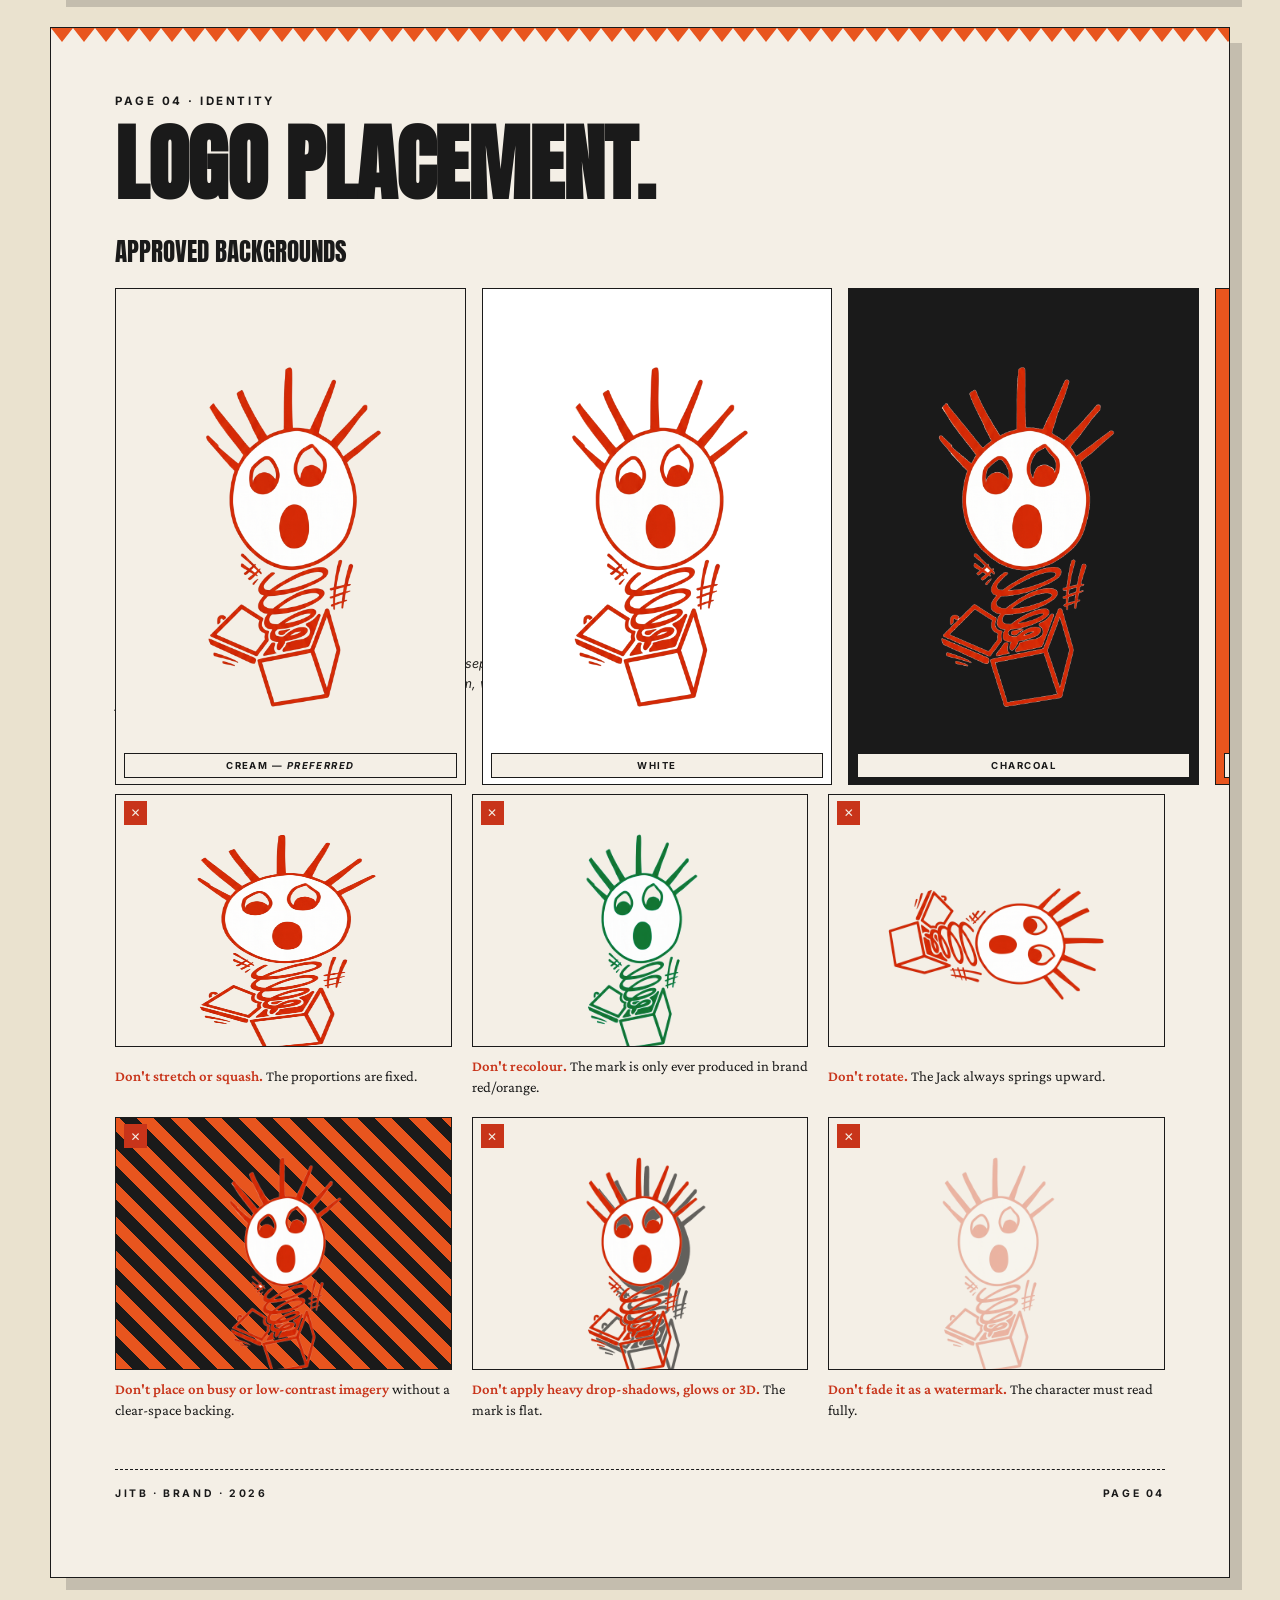
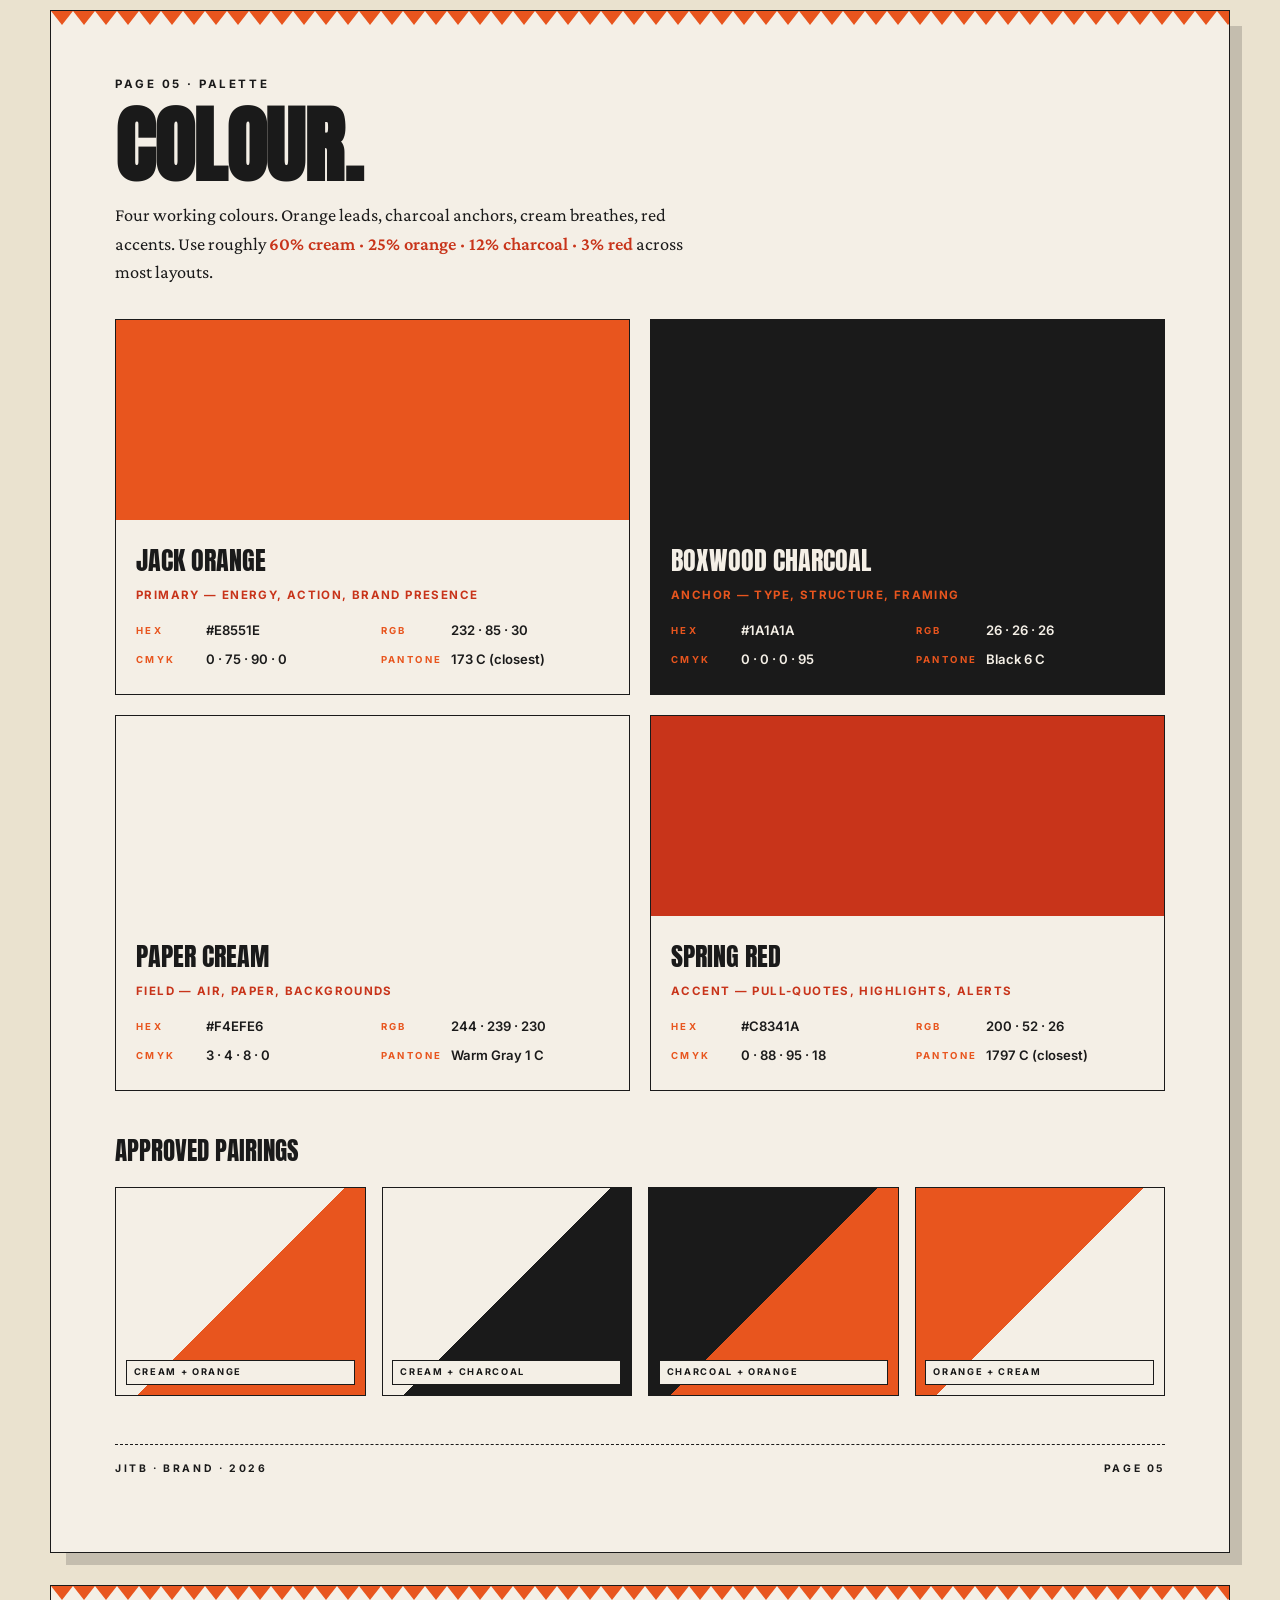
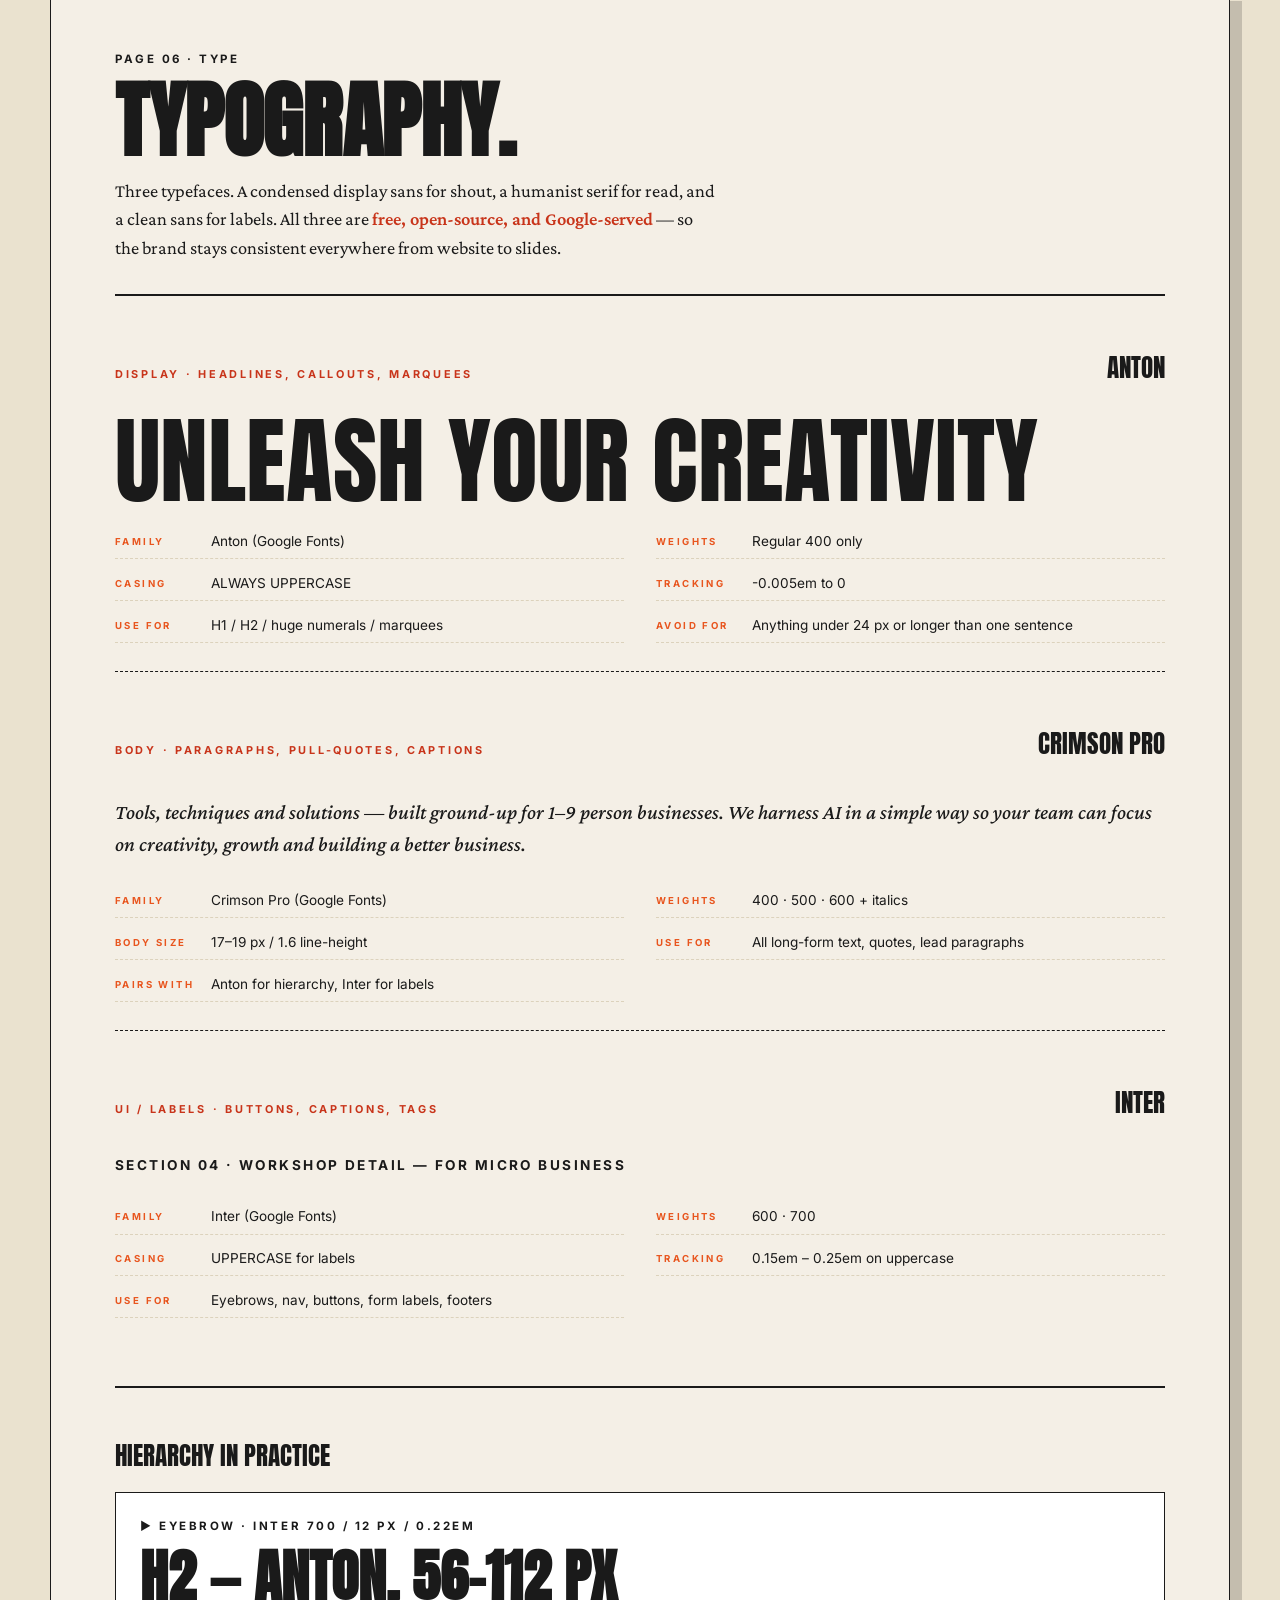
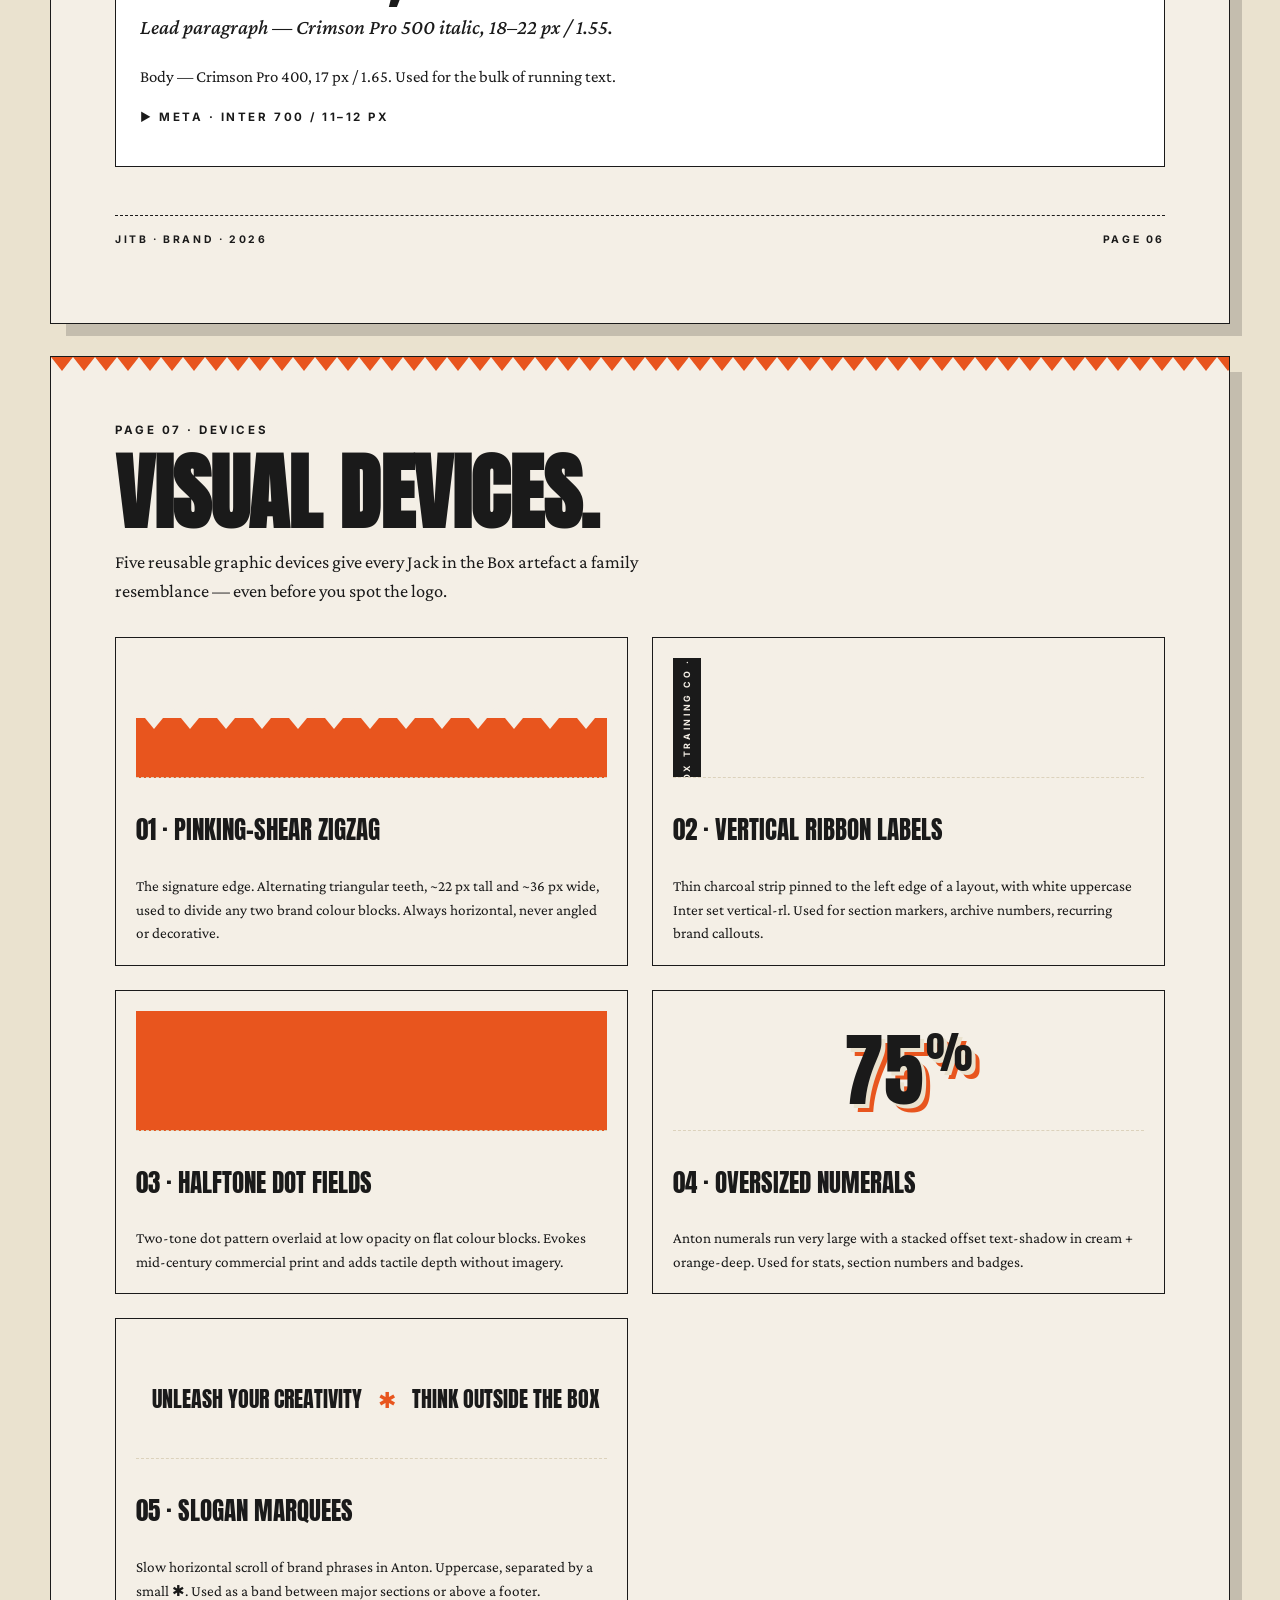
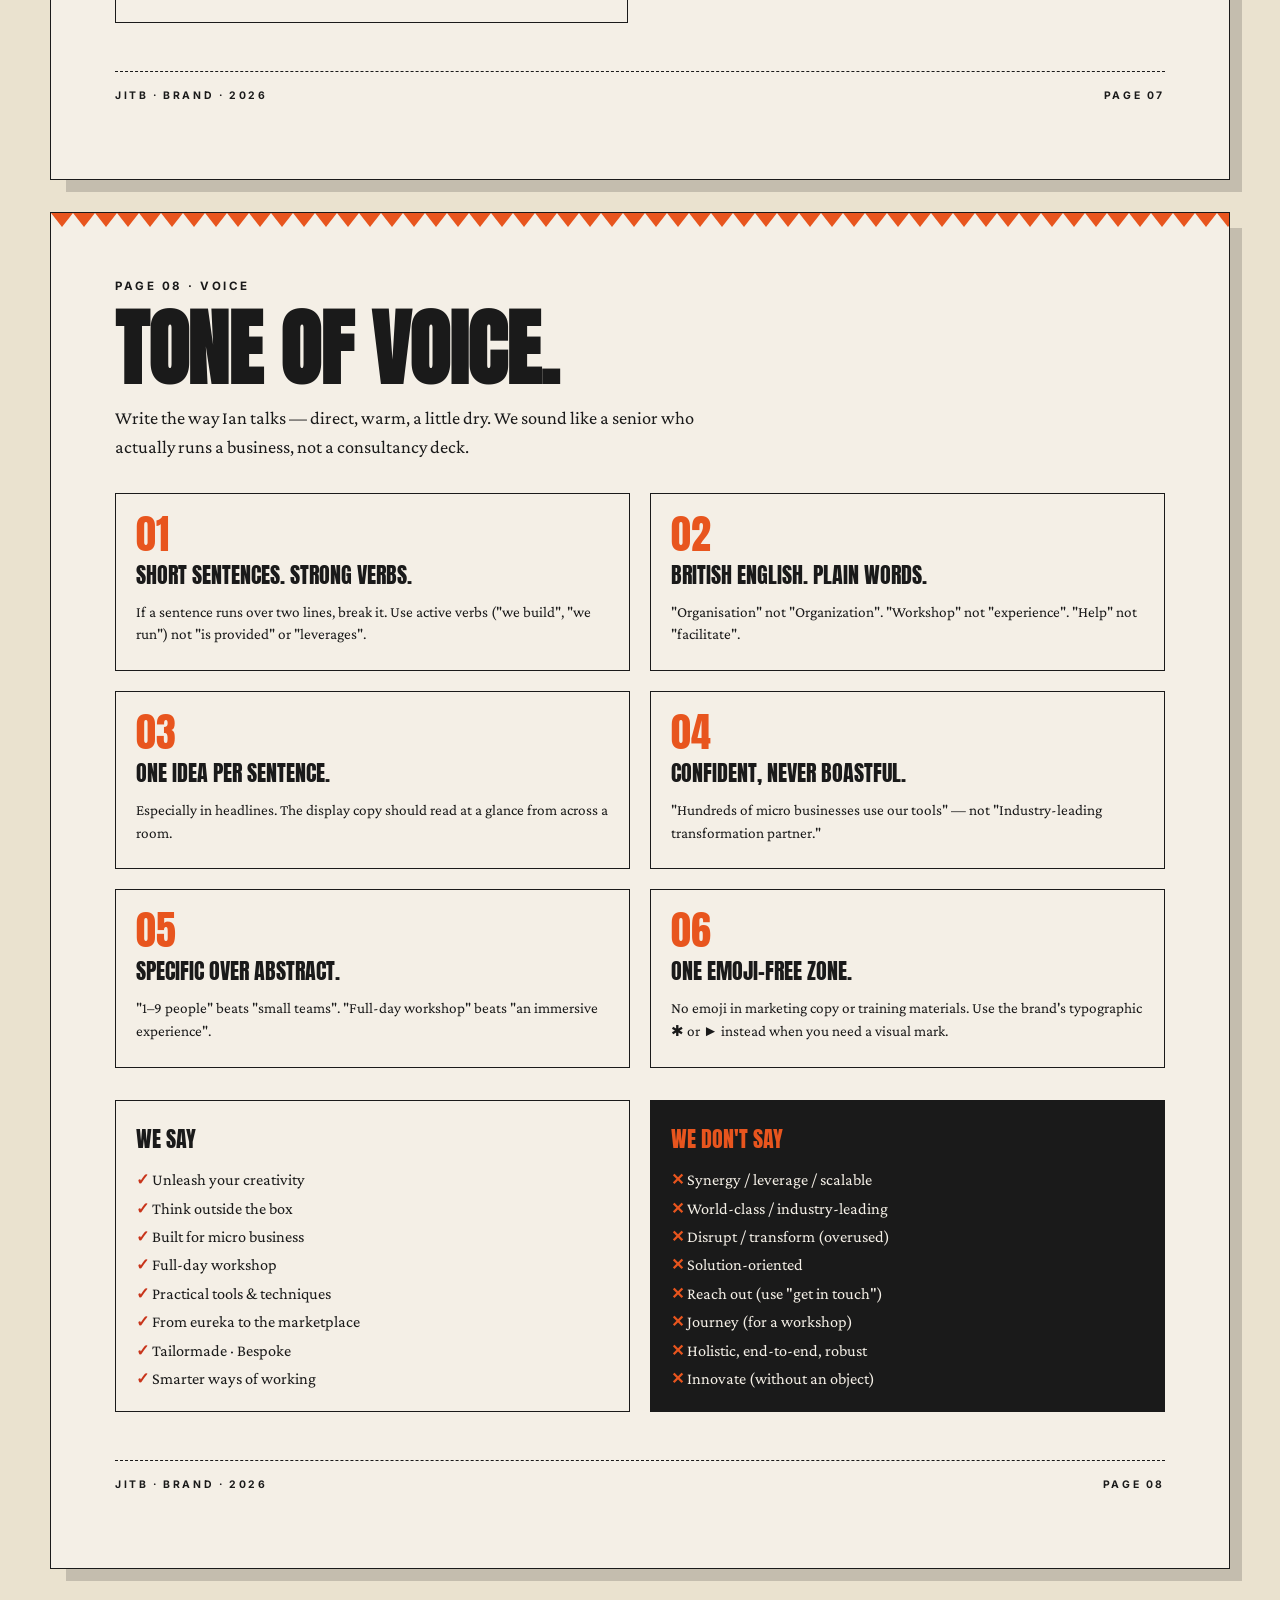
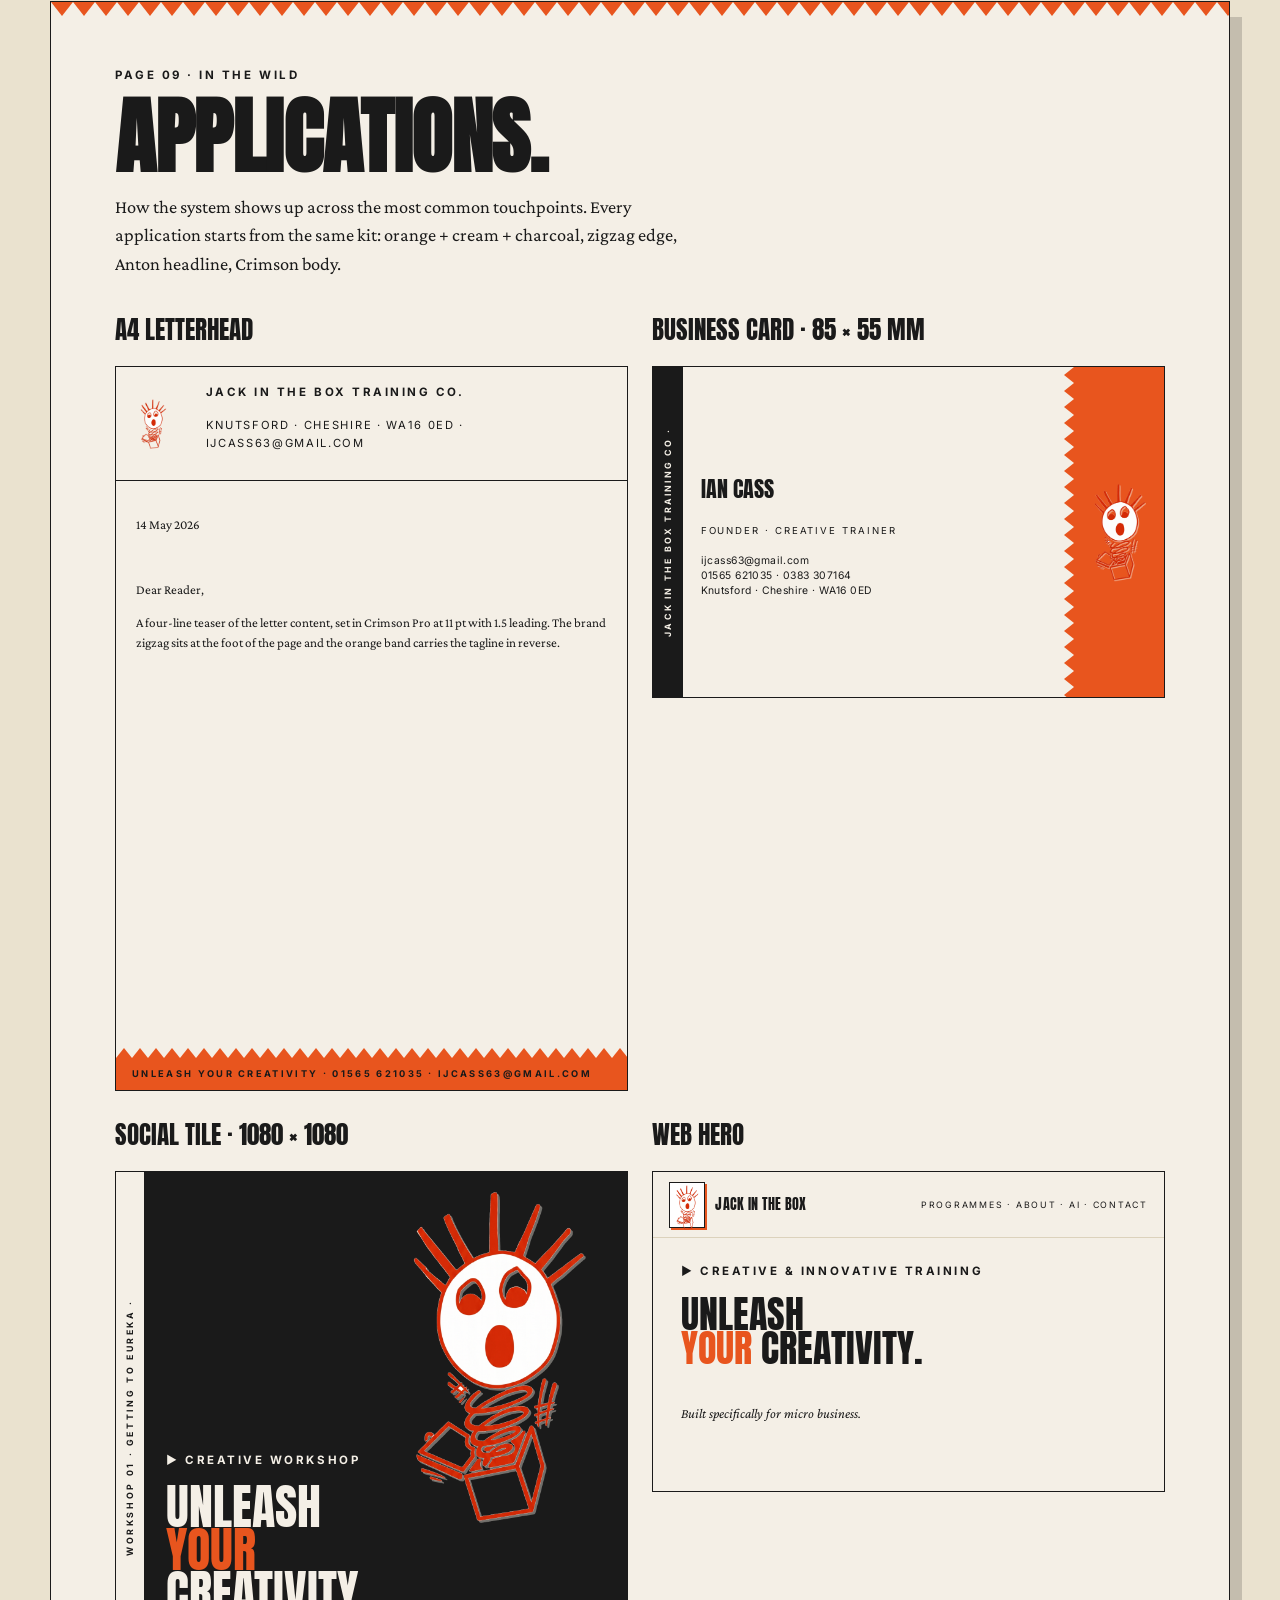
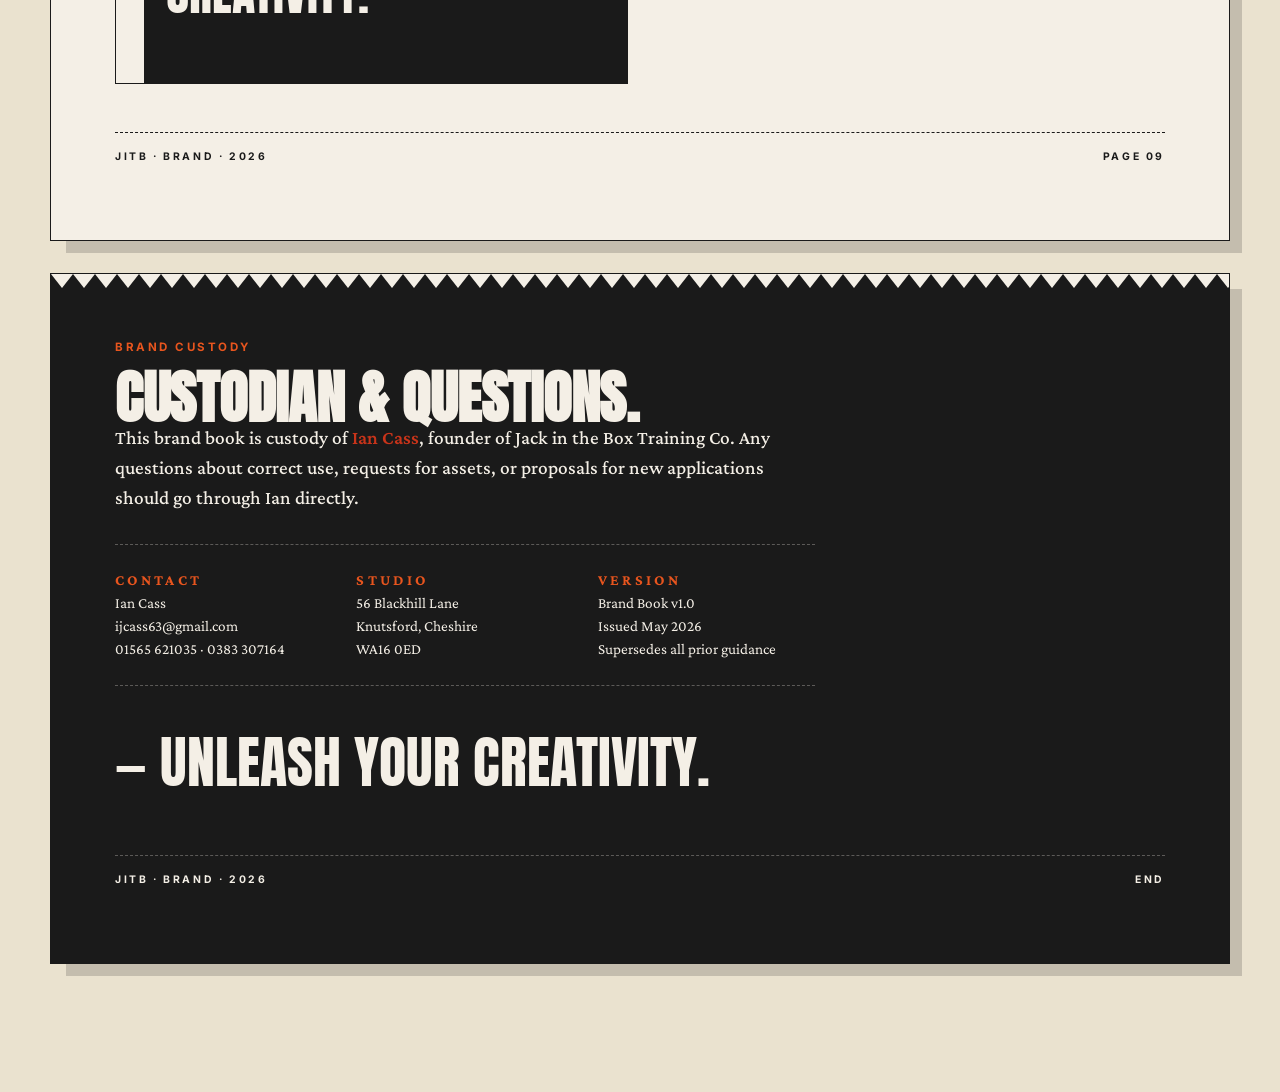
<file: brand-book.html>
<!doctype html>
<html lang="en">
<head>
  <meta charset="utf-8" />
  <meta name="viewport" content="width=device-width, initial-scale=1" />
  <title>Jack in the Box Training Co — Brand Book</title>
  <meta name="description" content="The brand book for Jack in the Box Training Co. — identity, logo, colour, typography, voice and application." />

  <link rel="icon" type="image/png" href="logo.png" />
  <link rel="preconnect" href="https://fonts.googleapis.com" />
  <link rel="preconnect" href="https://fonts.gstatic.com" crossorigin />
  <link href="https://fonts.googleapis.com/css2?family=Anton&family=Crimson+Pro:ital,wght@0,400;0,500;0,600;1,400&family=Inter:wght@400;500;600;700&display=swap" rel="stylesheet" />

  <link rel="stylesheet" href="brand-book.css" />
</head>
<body>

<header class="bb-topbar">
  <a class="bb-topbar__brand" href="index.html" aria-label="Back to site">
    <span class="bb-topbar__mark"><img src="logo.png" alt="" /></span>
    <span>
      <span class="bb-topbar__line">Jack in the Box</span>
      <span class="bb-topbar__sub">Brand Book · v1.0</span>
    </span>
  </a>
  <nav class="bb-topbar__nav" aria-label="Sections">
    <a href="#essence">Essence</a>
    <a href="#logo">Logo</a>
    <a href="#colour">Colour</a>
    <a href="#type">Type</a>
    <a href="#devices">Devices</a>
    <a href="#voice">Voice</a>
    <a href="#apps">Applications</a>
  </nav>
  <button type="button" class="bb-topbar__print" onclick="window.print()">Print / Save PDF</button>
</header>

<main class="bb">

  <!-- ============================================================
       COVER
  ============================================================ -->
  <section class="bb-page bb-cover">
    <div class="bb-cover__ribbon" aria-hidden="true"><span>Brand Book · Jack in the Box Training Co · Knutsford · Cheshire · Unleash Your Creativity ·</span></div>

    <div class="bb-cover__inner">
      <p class="bb-eyebrow">Brand Identity · Guidelines · Edition 01</p>
      <h1 class="bb-display bb-display--mega">
        <span>Jack</span>
        <span class="ink-orange">In&nbsp;The</span>
        <span>Box.</span>
      </h1>
      <p class="bb-cover__sub">
        The brand book for Jack in the Box Training Co. —
        a confident, characterful identity built to help micro businesses think outside the box.
      </p>

      <ul class="bb-cover__facts">
        <li><span>Issued</span><strong>May 2026</strong></li>
        <li><span>For</span><strong>Ian Cass · Founder</strong></li>
        <li><span>From</span><strong>Knutsford · Cheshire · WA16</strong></li>
        <li><span>Pages</span><strong>01 — 09</strong></li>
      </ul>

      <div class="bb-cover__art" aria-hidden="true">
        <img src="logo.png" alt="" />
      </div>
    </div>

    <p class="bb-cover__footer">
      <span>JITB · BRAND · 2026</span>
      <span>Page 01</span>
    </p>
  </section>


  <!-- ============================================================
       1. BRAND ESSENCE
  ============================================================ -->
  <section class="bb-page" id="essence">
    <header class="bb-page__head">
      <p class="bb-eyebrow">Page 02 · The Idea</p>
      <h2 class="bb-display bb-display--xl">Brand essence.</h2>
    </header>

    <div class="bb-grid bb-grid--2">
      <div>
        <p class="bb-lede">
          Jack in the Box Training exists to <strong>unleash your creativity</strong>.
          It's a training company for micro businesses — owner-led teams of 1–9 people who get told
          they're too small for "proper" innovation work. We exist because they're wrong.
        </p>

        <p class="bb-body">
          The Jack character on a spring isn't decoration. It's the brand argument. Trapped energy,
          released. The box is the comfort zone, the legacy training, the corporate frameworks that
          don't fit. The character is creative thinking, breaking out.
        </p>

        <p class="bb-body">
          Everything we make should feel like that release: a little louder than corporate, a little
          more handmade than tech, always practical, never twee.
        </p>
      </div>

      <aside class="bb-card">
        <header><span>FILE</span><span>01 / Essence</span></header>
        <dl class="bb-dl">
          <div><dt>Purpose</dt><dd>Unleash creativity inside micro businesses.</dd></div>
          <div><dt>Audience</dt><dd>UK micro business owners &amp; their teams (1–9 people).</dd></div>
          <div><dt>Tagline</dt><dd><em>Unleash Your Creativity.</em></dd></div>
          <div><dt>Promise</dt><dd>Tools, techniques &amp; AI made for tiny teams.</dd></div>
          <div><dt>Adjectives</dt><dd>Bold · Practical · Crafted · Energetic · Honest</dd></div>
          <div><dt>Not</dt><dd>Corporate · Generic · Slick · Aloof</dd></div>
        </dl>
      </aside>
    </div>

    <div class="bb-quotebar">
      <span class="bb-quotebar__mark">“</span>
      <p>If it works for a micro business, it transfers seamlessly anywhere else.</p>
    </div>

    <p class="bb-page__footer"><span>JITB · BRAND · 2026</span><span>Page 02</span></p>
  </section>


  <!-- ============================================================
       2. LOGO — anatomy
  ============================================================ -->
  <section class="bb-page" id="logo">
    <header class="bb-page__head">
      <p class="bb-eyebrow">Page 03 · Identity</p>
      <h2 class="bb-display bb-display--xl">The Jack mark.</h2>
    </header>

    <div class="bb-grid bb-grid--2">
      <figure class="bb-logo-frame bb-logo-frame--cream">
        <img src="logo.png" alt="Jack in the Box primary mark" />
        <figcaption>Primary mark · on cream</figcaption>
      </figure>

      <div>
        <p class="bb-lede">
          The Jack mark is a hand-drawn character on a coiled spring bursting from an open box —
          the literal embodiment of the brand idea. It is the property of Jack in the Box Training Co.
          and must be used as drawn — never redrawn, re-illustrated, or "modernised".
        </p>

        <h3 class="bb-h3">Anatomy</h3>
        <ol class="bb-anatomy">
          <li><span>1</span> The <strong>head</strong> — wide eyes, round mouth (surprise / eureka).</li>
          <li><span>2</span> The <strong>rays</strong> — radiating from the head (energy / idea).</li>
          <li><span>3</span> The <strong>spring</strong> — released, loose, kinetic.</li>
          <li><span>4</span> The <strong>box</strong> — open, perspective-cubed.</li>
          <li><span>5</span> The <strong>motion ticks</strong> — small marks signalling movement.</li>
        </ol>
      </div>
    </div>

    <div class="bb-clearspace">
      <h3 class="bb-h3">Clear space &amp; minimum size</h3>
      <p class="bb-body">
        Always keep a clear space around the mark equal to the height of the Jack's <em>head</em>
        (the round face). No copy, edges or other marks may enter that zone.
        Minimum reproduction sizes:
      </p>
      <ul class="bb-sizes">
        <li><div class="bb-sizes__sample bb-sizes__sample--print"><img src="logo.png" alt="" /></div><span><strong>Print</strong> 18&nbsp;mm tall</span></li>
        <li><div class="bb-sizes__sample bb-sizes__sample--web"><img src="logo.png" alt="" /></div><span><strong>Web</strong> 48&nbsp;px tall</span></li>
        <li><div class="bb-sizes__sample bb-sizes__sample--badge"><img src="logo.png" alt="" /></div><span><strong>Favicon</strong> 32&nbsp;px square</span></li>
      </ul>
    </div>

    <p class="bb-page__footer"><span>JITB · BRAND · 2026</span><span>Page 03</span></p>
  </section>


  <!-- ============================================================
       3. LOGO — backgrounds + do/don't
  ============================================================ -->
  <section class="bb-page" id="logo-do">
    <header class="bb-page__head">
      <p class="bb-eyebrow">Page 04 · Identity</p>
      <h2 class="bb-display bb-display--xl">Logo placement.</h2>
    </header>

    <h3 class="bb-h3">Approved backgrounds</h3>
    <ul class="bb-bg-grid">
      <li class="bb-bg-tile" style="--bg:var(--cream)"><img src="logo.png" alt=""><span>Cream — <em>preferred</em></span></li>
      <li class="bb-bg-tile" style="--bg:var(--white)"><img src="logo.png" alt=""><span>White</span></li>
      <li class="bb-bg-tile" style="--bg:var(--charcoal)"><img src="logo.png" alt=""><span>Charcoal</span></li>
      <li class="bb-bg-tile" style="--bg:var(--orange)"><img src="logo.png" alt=""><span>Orange — use sparingly*</span></li>
    </ul>
    <p class="bb-footnote">
      * On orange backgrounds the head's white fill provides separation, but contrast on the rays
      and spring is reduced. Prefer cream, white or charcoal for primary placements.
    </p>

    <h3 class="bb-h3">Do not</h3>
    <ul class="bb-dont-grid">
      <li class="bb-dont">
        <div class="bb-dont__sample"><img src="logo.png" alt="" style="transform: scaleX(1.6)"></div>
        <p><strong>Don't stretch or squash.</strong> The proportions are fixed.</p>
      </li>
      <li class="bb-dont">
        <div class="bb-dont__sample"><img src="logo.png" alt="" style="filter:hue-rotate(140deg) saturate(.8)"></div>
        <p><strong>Don't recolour.</strong> The mark is only ever produced in brand red/orange.</p>
      </li>
      <li class="bb-dont">
        <div class="bb-dont__sample"><img src="logo.png" alt="" style="transform: rotate(90deg)"></div>
        <p><strong>Don't rotate.</strong> The Jack always springs upward.</p>
      </li>
      <li class="bb-dont">
        <div class="bb-dont__sample bb-dont__sample--busy"><img src="logo.png" alt=""></div>
        <p><strong>Don't place on busy or low-contrast imagery</strong> without a clear-space backing.</p>
      </li>
      <li class="bb-dont">
        <div class="bb-dont__sample"><img src="logo.png" alt="" style="filter:drop-shadow(8px 8px 0 rgba(0,0,0,.6))"></div>
        <p><strong>Don't apply heavy drop-shadows, glows or 3D.</strong> The mark is flat.</p>
      </li>
      <li class="bb-dont">
        <div class="bb-dont__sample"><img src="logo.png" alt="" style="opacity:.3"></div>
        <p><strong>Don't fade it as a watermark.</strong> The character must read fully.</p>
      </li>
    </ul>

    <p class="bb-page__footer"><span>JITB · BRAND · 2026</span><span>Page 04</span></p>
  </section>


  <!-- ============================================================
       4. COLOUR
  ============================================================ -->
  <section class="bb-page" id="colour">
    <header class="bb-page__head">
      <p class="bb-eyebrow">Page 05 · Palette</p>
      <h2 class="bb-display bb-display--xl">Colour.</h2>
      <p class="bb-page__intro">
        Four working colours. Orange leads, charcoal anchors, cream breathes, red accents.
        Use roughly <strong>60% cream · 25% orange · 12% charcoal · 3% red</strong> across most layouts.
      </p>
    </header>

    <ul class="bb-swatches">
      <li class="bb-swatch" style="--c:#E8551E">
        <div class="bb-swatch__chip"></div>
        <div class="bb-swatch__meta">
          <h3>Jack Orange</h3>
          <p class="bb-swatch__role">Primary — energy, action, brand presence</p>
          <dl>
            <div><dt>HEX</dt><dd>#E8551E</dd></div>
            <div><dt>RGB</dt><dd>232 · 85 · 30</dd></div>
            <div><dt>CMYK</dt><dd>0 · 75 · 90 · 0</dd></div>
            <div><dt>Pantone</dt><dd>173 C (closest)</dd></div>
          </dl>
        </div>
      </li>

      <li class="bb-swatch" style="--c:#1A1A1A">
        <div class="bb-swatch__chip"></div>
        <div class="bb-swatch__meta bb-swatch__meta--dark">
          <h3>Boxwood Charcoal</h3>
          <p class="bb-swatch__role">Anchor — type, structure, framing</p>
          <dl>
            <div><dt>HEX</dt><dd>#1A1A1A</dd></div>
            <div><dt>RGB</dt><dd>26 · 26 · 26</dd></div>
            <div><dt>CMYK</dt><dd>0 · 0 · 0 · 95</dd></div>
            <div><dt>Pantone</dt><dd>Black 6 C</dd></div>
          </dl>
        </div>
      </li>

      <li class="bb-swatch" style="--c:#F4EFE6">
        <div class="bb-swatch__chip"></div>
        <div class="bb-swatch__meta">
          <h3>Paper Cream</h3>
          <p class="bb-swatch__role">Field — air, paper, backgrounds</p>
          <dl>
            <div><dt>HEX</dt><dd>#F4EFE6</dd></div>
            <div><dt>RGB</dt><dd>244 · 239 · 230</dd></div>
            <div><dt>CMYK</dt><dd>3 · 4 · 8 · 0</dd></div>
            <div><dt>Pantone</dt><dd>Warm Gray 1 C</dd></div>
          </dl>
        </div>
      </li>

      <li class="bb-swatch" style="--c:#C8341A">
        <div class="bb-swatch__chip"></div>
        <div class="bb-swatch__meta">
          <h3>Spring Red</h3>
          <p class="bb-swatch__role">Accent — pull-quotes, highlights, alerts</p>
          <dl>
            <div><dt>HEX</dt><dd>#C8341A</dd></div>
            <div><dt>RGB</dt><dd>200 · 52 · 26</dd></div>
            <div><dt>CMYK</dt><dd>0 · 88 · 95 · 18</dd></div>
            <div><dt>Pantone</dt><dd>1797 C (closest)</dd></div>
          </dl>
        </div>
      </li>
    </ul>

    <div class="bb-pairings">
      <h3 class="bb-h3">Approved pairings</h3>
      <div class="bb-pairings__grid">
        <div class="bb-pair" style="--a:var(--cream);--b:var(--orange)"><span>Cream + Orange</span></div>
        <div class="bb-pair" style="--a:var(--cream);--b:var(--charcoal)"><span>Cream + Charcoal</span></div>
        <div class="bb-pair" style="--a:var(--charcoal);--b:var(--orange)"><span>Charcoal + Orange</span></div>
        <div class="bb-pair" style="--a:var(--orange);--b:var(--cream)"><span>Orange + Cream</span></div>
      </div>
    </div>

    <p class="bb-page__footer"><span>JITB · BRAND · 2026</span><span>Page 05</span></p>
  </section>


  <!-- ============================================================
       5. TYPOGRAPHY
  ============================================================ -->
  <section class="bb-page" id="type">
    <header class="bb-page__head">
      <p class="bb-eyebrow">Page 06 · Type</p>
      <h2 class="bb-display bb-display--xl">Typography.</h2>
      <p class="bb-page__intro">
        Three typefaces. A condensed display sans for shout, a humanist serif for read, and a clean
        sans for labels. All three are <strong>free, open-source, and Google-served</strong> — so
        the brand stays consistent everywhere from website to slides.
      </p>
    </header>

    <article class="bb-typeblock">
      <header>
        <p class="bb-typeblock__role">Display · headlines, callouts, marquees</p>
        <h3 class="bb-h3">Anton</h3>
      </header>
      <p class="bb-typeblock__sample bb-display" style="font-size:6rem;line-height:.85;letter-spacing:0">UNLEASH YOUR&nbsp;CREATIVITY</p>
      <dl class="bb-typeblock__specs">
        <div><dt>Family</dt><dd>Anton (Google Fonts)</dd></div>
        <div><dt>Weights</dt><dd>Regular 400 only</dd></div>
        <div><dt>Casing</dt><dd>ALWAYS UPPERCASE</dd></div>
        <div><dt>Tracking</dt><dd>-0.005em to 0</dd></div>
        <div><dt>Use for</dt><dd>H1 / H2 / huge numerals / marquees</dd></div>
        <div><dt>Avoid for</dt><dd>Anything under 24 px or longer than one sentence</dd></div>
      </dl>
    </article>

    <article class="bb-typeblock bb-typeblock--alt">
      <header>
        <p class="bb-typeblock__role">Body · paragraphs, pull-quotes, captions</p>
        <h3 class="bb-h3">Crimson Pro</h3>
      </header>
      <p class="bb-typeblock__sample bb-typeblock__sample--serif">
        Tools, techniques and solutions — built ground-up for 1–9 person businesses.
        We harness AI in a simple way so your team can focus on creativity, growth
        and building a better business.
      </p>
      <dl class="bb-typeblock__specs">
        <div><dt>Family</dt><dd>Crimson Pro (Google Fonts)</dd></div>
        <div><dt>Weights</dt><dd>400 · 500 · 600 + italics</dd></div>
        <div><dt>Body size</dt><dd>17–19 px / 1.6 line-height</dd></div>
        <div><dt>Use for</dt><dd>All long-form text, quotes, lead paragraphs</dd></div>
        <div><dt>Pairs with</dt><dd>Anton for hierarchy, Inter for labels</dd></div>
      </dl>
    </article>

    <article class="bb-typeblock">
      <header>
        <p class="bb-typeblock__role">UI / Labels · buttons, captions, tags</p>
        <h3 class="bb-h3">Inter</h3>
      </header>
      <p class="bb-typeblock__sample bb-typeblock__sample--ui">SECTION 04 · WORKSHOP DETAIL — FOR MICRO BUSINESS</p>
      <dl class="bb-typeblock__specs">
        <div><dt>Family</dt><dd>Inter (Google Fonts)</dd></div>
        <div><dt>Weights</dt><dd>600 · 700</dd></div>
        <div><dt>Casing</dt><dd>UPPERCASE for labels</dd></div>
        <div><dt>Tracking</dt><dd>0.15em – 0.25em on uppercase</dd></div>
        <div><dt>Use for</dt><dd>Eyebrows, nav, buttons, form labels, footers</dd></div>
      </dl>
    </article>

    <div class="bb-hierarchy">
      <h3 class="bb-h3">Hierarchy in practice</h3>
      <div class="bb-hierarchy__sample">
        <p class="bb-eyebrow">► EYEBROW · INTER 700 / 12 PX / 0.22EM</p>
        <h4 class="bb-display" style="font-size:3.5rem;line-height:.9;letter-spacing:0">H2 — Anton, 56–112 px</h4>
        <p class="bb-typeblock__sample--serif" style="font-size:1.3rem;line-height:1.5;margin-top:.6rem">Lead paragraph — Crimson Pro 500 italic, 18–22 px / 1.55.</p>
        <p style="font-family:var(--font-body);font-size:1.05rem;line-height:1.65;margin-top:.6rem">Body — Crimson Pro 400, 17 px / 1.65. Used for the bulk of running text.</p>
        <p class="bb-eyebrow" style="margin-top:1rem">► META · INTER 700 / 11–12 PX</p>
      </div>
    </div>

    <p class="bb-page__footer"><span>JITB · BRAND · 2026</span><span>Page 06</span></p>
  </section>


  <!-- ============================================================
       6. VISUAL DEVICES
  ============================================================ -->
  <section class="bb-page" id="devices">
    <header class="bb-page__head">
      <p class="bb-eyebrow">Page 07 · Devices</p>
      <h2 class="bb-display bb-display--xl">Visual devices.</h2>
      <p class="bb-page__intro">
        Five reusable graphic devices give every Jack in the Box artefact a family resemblance —
        even before you spot the logo.
      </p>
    </header>

    <div class="bb-devices">
      <article class="bb-device">
        <div class="bb-device__sample bb-device__sample--zig">
          <div class="bb-device__sample-top"></div>
          <div class="bb-device__sample-bot"></div>
        </div>
        <h3 class="bb-h3">01 · Pinking-shear zigzag</h3>
        <p>The signature edge. Alternating triangular teeth, ~22&nbsp;px tall and ~36&nbsp;px wide, used to divide any two brand colour blocks. Always horizontal, never angled or decorative.</p>
      </article>

      <article class="bb-device">
        <div class="bb-device__sample bb-device__sample--ribbon">
          <div class="bb-ribbon-demo"><span>JACK IN THE BOX TRAINING CO ·</span></div>
        </div>
        <h3 class="bb-h3">02 · Vertical ribbon labels</h3>
        <p>Thin charcoal strip pinned to the left edge of a layout, with white uppercase Inter set vertical-rl. Used for section markers, archive numbers, recurring brand callouts.</p>
      </article>

      <article class="bb-device">
        <div class="bb-device__sample bb-device__sample--halftone"></div>
        <h3 class="bb-h3">03 · Halftone dot fields</h3>
        <p>Two-tone dot pattern overlaid at low opacity on flat colour blocks. Evokes mid-century commercial print and adds tactile depth without imagery.</p>
      </article>

      <article class="bb-device">
        <div class="bb-device__sample bb-device__sample--num">
          <span>75<small>%</small></span>
        </div>
        <h3 class="bb-h3">04 · Oversized numerals</h3>
        <p>Anton numerals run very large with a stacked offset text-shadow in cream + orange-deep. Used for stats, section numbers and badges.</p>
      </article>

      <article class="bb-device">
        <div class="bb-device__sample bb-device__sample--marquee">
          <div class="bb-marquee-demo">
            <span>Unleash your creativity</span><span>✱</span>
            <span>Think outside the box</span><span>✱</span>
            <span>Built for micro business</span><span>✱</span>
          </div>
        </div>
        <h3 class="bb-h3">05 · Slogan marquees</h3>
        <p>Slow horizontal scroll of brand phrases in Anton. Uppercase, separated by a small ✱. Used as a band between major sections or above a footer.</p>
      </article>
    </div>

    <p class="bb-page__footer"><span>JITB · BRAND · 2026</span><span>Page 07</span></p>
  </section>


  <!-- ============================================================
       7. TONE OF VOICE
  ============================================================ -->
  <section class="bb-page" id="voice">
    <header class="bb-page__head">
      <p class="bb-eyebrow">Page 08 · Voice</p>
      <h2 class="bb-display bb-display--xl">Tone of voice.</h2>
      <p class="bb-page__intro">
        Write the way Ian talks — direct, warm, a little dry. We sound like a senior who actually
        runs a business, not a consultancy deck.
      </p>
    </header>

    <ul class="bb-voice-rules">
      <li>
        <span class="bb-voice-no">01</span>
        <h3>Short sentences. Strong verbs.</h3>
        <p>If a sentence runs over two lines, break it. Use active verbs ("we build", "we run") not "is provided" or "leverages".</p>
      </li>
      <li>
        <span class="bb-voice-no">02</span>
        <h3>British English. Plain words.</h3>
        <p>"Organisation" not "Organization". "Workshop" not "experience". "Help" not "facilitate".</p>
      </li>
      <li>
        <span class="bb-voice-no">03</span>
        <h3>One idea per sentence.</h3>
        <p>Especially in headlines. The display copy should read at a glance from across a room.</p>
      </li>
      <li>
        <span class="bb-voice-no">04</span>
        <h3>Confident, never boastful.</h3>
        <p>"Hundreds of micro businesses use our tools" — not "Industry-leading transformation partner."</p>
      </li>
      <li>
        <span class="bb-voice-no">05</span>
        <h3>Specific over abstract.</h3>
        <p>"1–9 people" beats "small teams". "Full-day workshop" beats "an immersive experience".</p>
      </li>
      <li>
        <span class="bb-voice-no">06</span>
        <h3>One emoji-free zone.</h3>
        <p>No emoji in marketing copy or training materials. Use the brand's typographic ✱ or ► instead when you need a visual mark.</p>
      </li>
    </ul>

    <div class="bb-words">
      <div class="bb-words__col bb-words__col--yes">
        <h3>We say</h3>
        <ul>
          <li>Unleash your creativity</li>
          <li>Think outside the box</li>
          <li>Built for micro business</li>
          <li>Full-day workshop</li>
          <li>Practical tools &amp; techniques</li>
          <li>From eureka to the marketplace</li>
          <li>Tailormade · Bespoke</li>
          <li>Smarter ways of working</li>
        </ul>
      </div>
      <div class="bb-words__col bb-words__col--no">
        <h3>We don't say</h3>
        <ul>
          <li>Synergy / leverage / scalable</li>
          <li>World-class / industry-leading</li>
          <li>Disrupt / transform (overused)</li>
          <li>Solution-oriented</li>
          <li>Reach out (use "get in touch")</li>
          <li>Journey (for a workshop)</li>
          <li>Holistic, end-to-end, robust</li>
          <li>Innovate (without an object)</li>
        </ul>
      </div>
    </div>

    <p class="bb-page__footer"><span>JITB · BRAND · 2026</span><span>Page 08</span></p>
  </section>


  <!-- ============================================================
       8. APPLICATIONS
  ============================================================ -->
  <section class="bb-page" id="apps">
    <header class="bb-page__head">
      <p class="bb-eyebrow">Page 09 · In the wild</p>
      <h2 class="bb-display bb-display--xl">Applications.</h2>
      <p class="bb-page__intro">
        How the system shows up across the most common touchpoints. Every application starts from
        the same kit: orange + cream + charcoal, zigzag edge, Anton headline, Crimson body.
      </p>
    </header>

    <div class="bb-apps">
      <!-- letterhead -->
      <article class="bb-app">
        <h3 class="bb-h3">A4 Letterhead</h3>
        <div class="bb-mock bb-mock--letterhead">
          <div class="bb-mock-letterhead__head">
            <img src="logo.png" alt="">
            <div>
              <p class="bb-eyebrow">Jack in the Box Training Co.</p>
              <p style="font-family:var(--font-ui);font-size:.7rem;letter-spacing:.15em;text-transform:uppercase">Knutsford · Cheshire · WA16&nbsp;0ED · ijcass63@gmail.com</p>
            </div>
          </div>
          <div class="bb-mock-letterhead__body">
            <p>14 May 2026</p><br>
            <p>Dear Reader,</p>
            <p style="margin-top:.6rem">A four-line teaser of the letter content, set in Crimson Pro at 11&nbsp;pt with 1.5 leading. The brand zigzag sits at the foot of the page and the orange band carries the tagline in reverse.</p>
          </div>
          <div class="bb-mock-letterhead__foot">
            <span>UNLEASH YOUR CREATIVITY · 01565&nbsp;621035 · IJCASS63@GMAIL.COM</span>
          </div>
        </div>
      </article>

      <!-- business card -->
      <article class="bb-app">
        <h3 class="bb-h3">Business card · 85 × 55 mm</h3>
        <div class="bb-mock bb-mock--card">
          <div class="bb-mock-card__ribbon"><span>JACK IN THE BOX TRAINING CO ·</span></div>
          <div class="bb-mock-card__body">
            <p style="font-family:var(--font-display);font-size:1.4rem;line-height:1;letter-spacing:0">IAN CASS</p>
            <p style="font-family:var(--font-ui);font-size:.6rem;letter-spacing:.2em;text-transform:uppercase;margin-top:.3rem">Founder · Creative Trainer</p>
            <p style="font-family:var(--font-ui);font-size:.65rem;letter-spacing:.04em;margin-top:.9rem;line-height:1.45">
              ijcass63@gmail.com<br>
              01565&nbsp;621035 · 0383&nbsp;307164<br>
              Knutsford · Cheshire · WA16&nbsp;0ED
            </p>
          </div>
          <div class="bb-mock-card__art">
            <img src="logo.png" alt="">
          </div>
        </div>
      </article>

      <!-- social tile -->
      <article class="bb-app">
        <h3 class="bb-h3">Social tile · 1080 × 1080</h3>
        <div class="bb-mock bb-mock--social">
          <div class="bb-ribbon-demo bb-ribbon-demo--lt"><span>WORKSHOP 01 · GETTING TO EUREKA ·</span></div>
          <div class="bb-mock-social__copy">
            <p class="bb-eyebrow" style="color:var(--cream)">► CREATIVE WORKSHOP</p>
            <p style="font-family:var(--font-display);font-size:3rem;line-height:.9;color:var(--cream);text-transform:uppercase;margin-top:.6rem">Unleash<br><span class="ink-orange">your</span><br>creativity.</p>
          </div>
          <img class="bb-mock-social__jack" src="logo.png" alt="">
        </div>
      </article>

      <!-- web hero -->
      <article class="bb-app">
        <h3 class="bb-h3">Web hero</h3>
        <div class="bb-mock bb-mock--web">
          <div class="bb-mock-web__nav">
            <span class="bb-mock-web__mark"><img src="logo.png" alt=""></span>
            <span style="font-family:var(--font-display);font-size:.9rem;letter-spacing:.02em;text-transform:uppercase">Jack in the Box</span>
            <span style="margin-left:auto;font-family:var(--font-ui);font-size:.55rem;letter-spacing:.2em;text-transform:uppercase">Programmes · About · AI · Contact</span>
          </div>
          <div class="bb-mock-web__hero">
            <p class="bb-eyebrow">► Creative &amp; innovative training</p>
            <p style="font-family:var(--font-display);font-size:2.4rem;line-height:.9;text-transform:uppercase;margin-top:.5rem">Unleash<br><span class="ink-orange">your</span> creativity.</p>
            <p style="font-family:var(--font-body);font-style:italic;font-size:.85rem;max-width:24ch;margin-top:.6rem;line-height:1.4">Built specifically for micro business.</p>
          </div>
        </div>
      </article>
    </div>

    <p class="bb-page__footer"><span>JITB · BRAND · 2026</span><span>Page 09</span></p>
  </section>


  <!-- ============================================================
       CLOSING / CONTACT
  ============================================================ -->
  <section class="bb-page bb-page--close">
    <div class="bb-close">
      <p class="bb-eyebrow">Brand custody</p>
      <h2 class="bb-display bb-display--lg">Custodian &amp; questions.</h2>
      <p class="bb-lede">
        This brand book is custody of <strong>Ian Cass</strong>, founder of Jack in the Box Training Co.
        Any questions about correct use, requests for assets, or proposals for new applications
        should go through Ian directly.
      </p>

      <div class="bb-close__details">
        <div>
          <p class="bb-eyebrow">Contact</p>
          <p>Ian Cass<br>ijcass63@gmail.com<br>01565&nbsp;621035 · 0383&nbsp;307164</p>
        </div>
        <div>
          <p class="bb-eyebrow">Studio</p>
          <p>56 Blackhill Lane<br>Knutsford, Cheshire<br>WA16&nbsp;0ED</p>
        </div>
        <div>
          <p class="bb-eyebrow">Version</p>
          <p>Brand Book v1.0<br>Issued May 2026<br>Supersedes all prior guidance</p>
        </div>
      </div>

      <p class="bb-close__sign">— Unleash your creativity.</p>
    </div>

    <p class="bb-page__footer"><span>JITB · BRAND · 2026</span><span>End</span></p>
  </section>

</main>

</body>
</html>
</file>
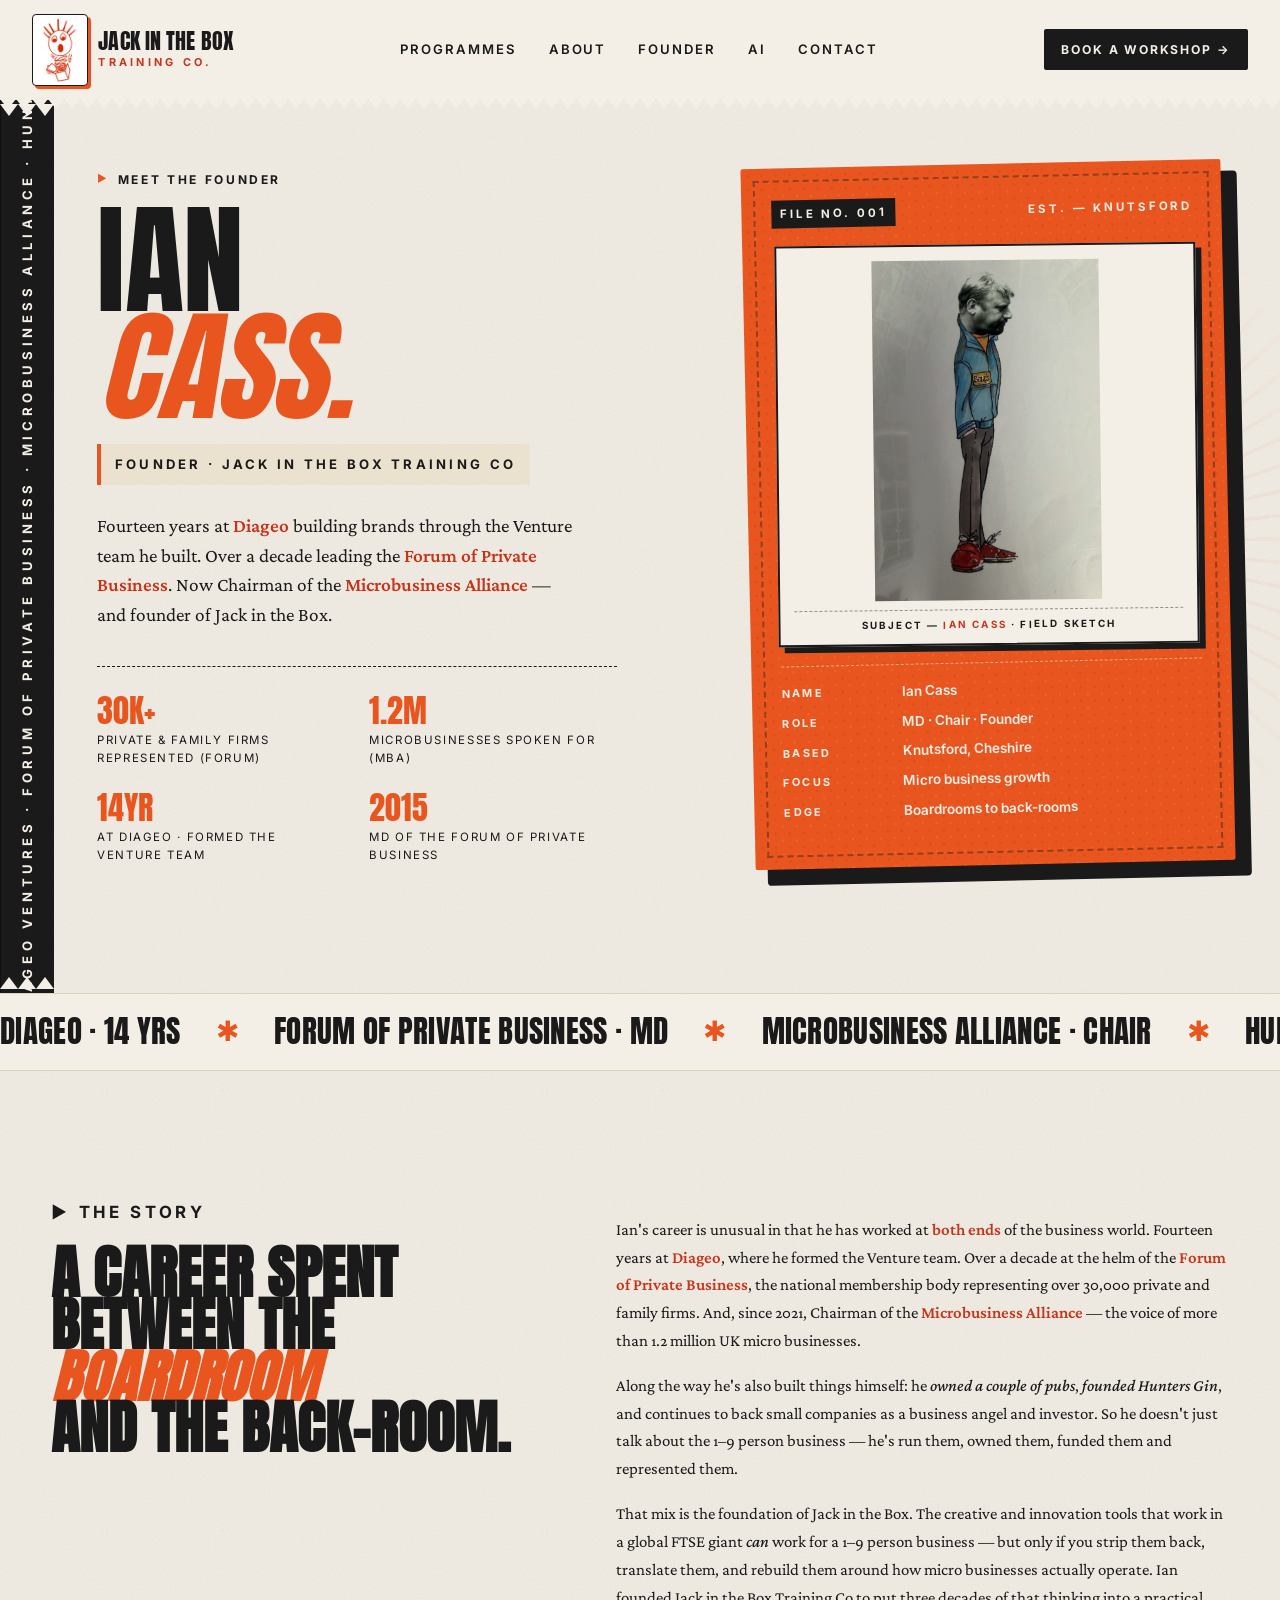
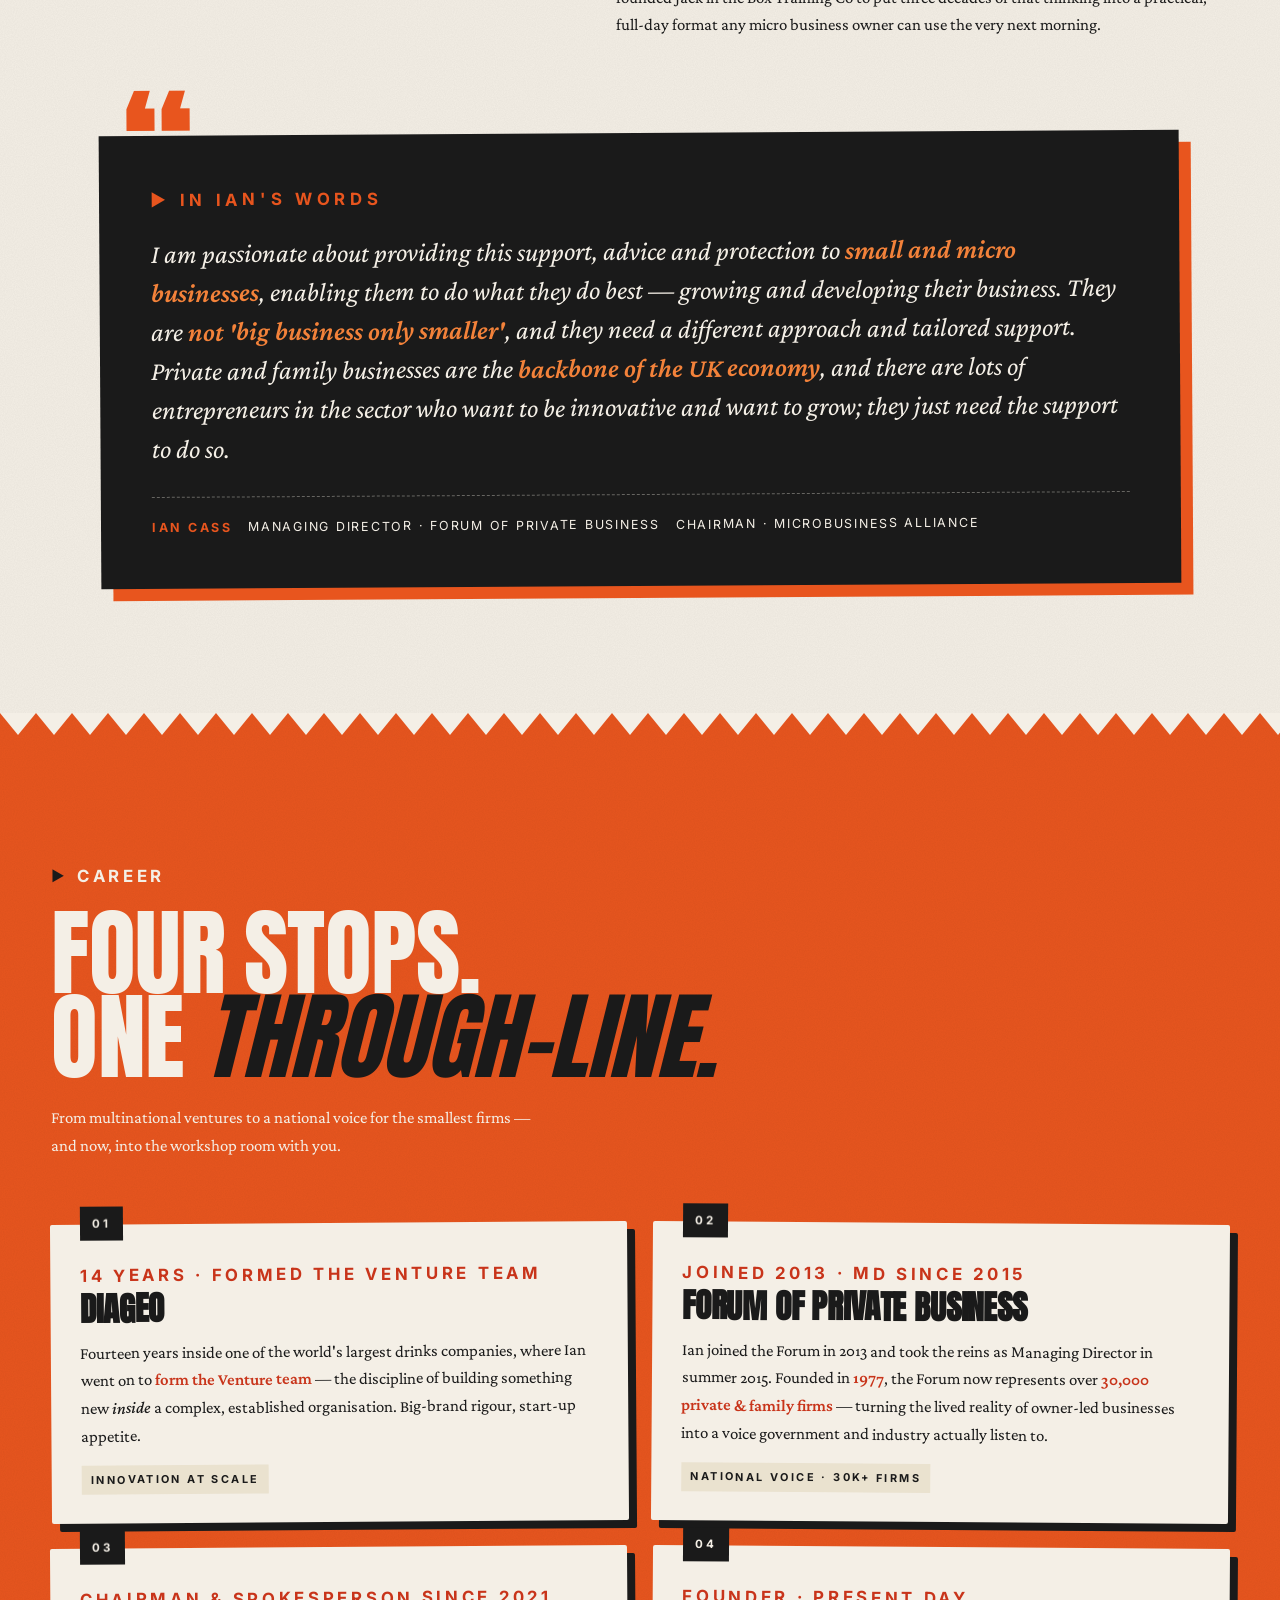
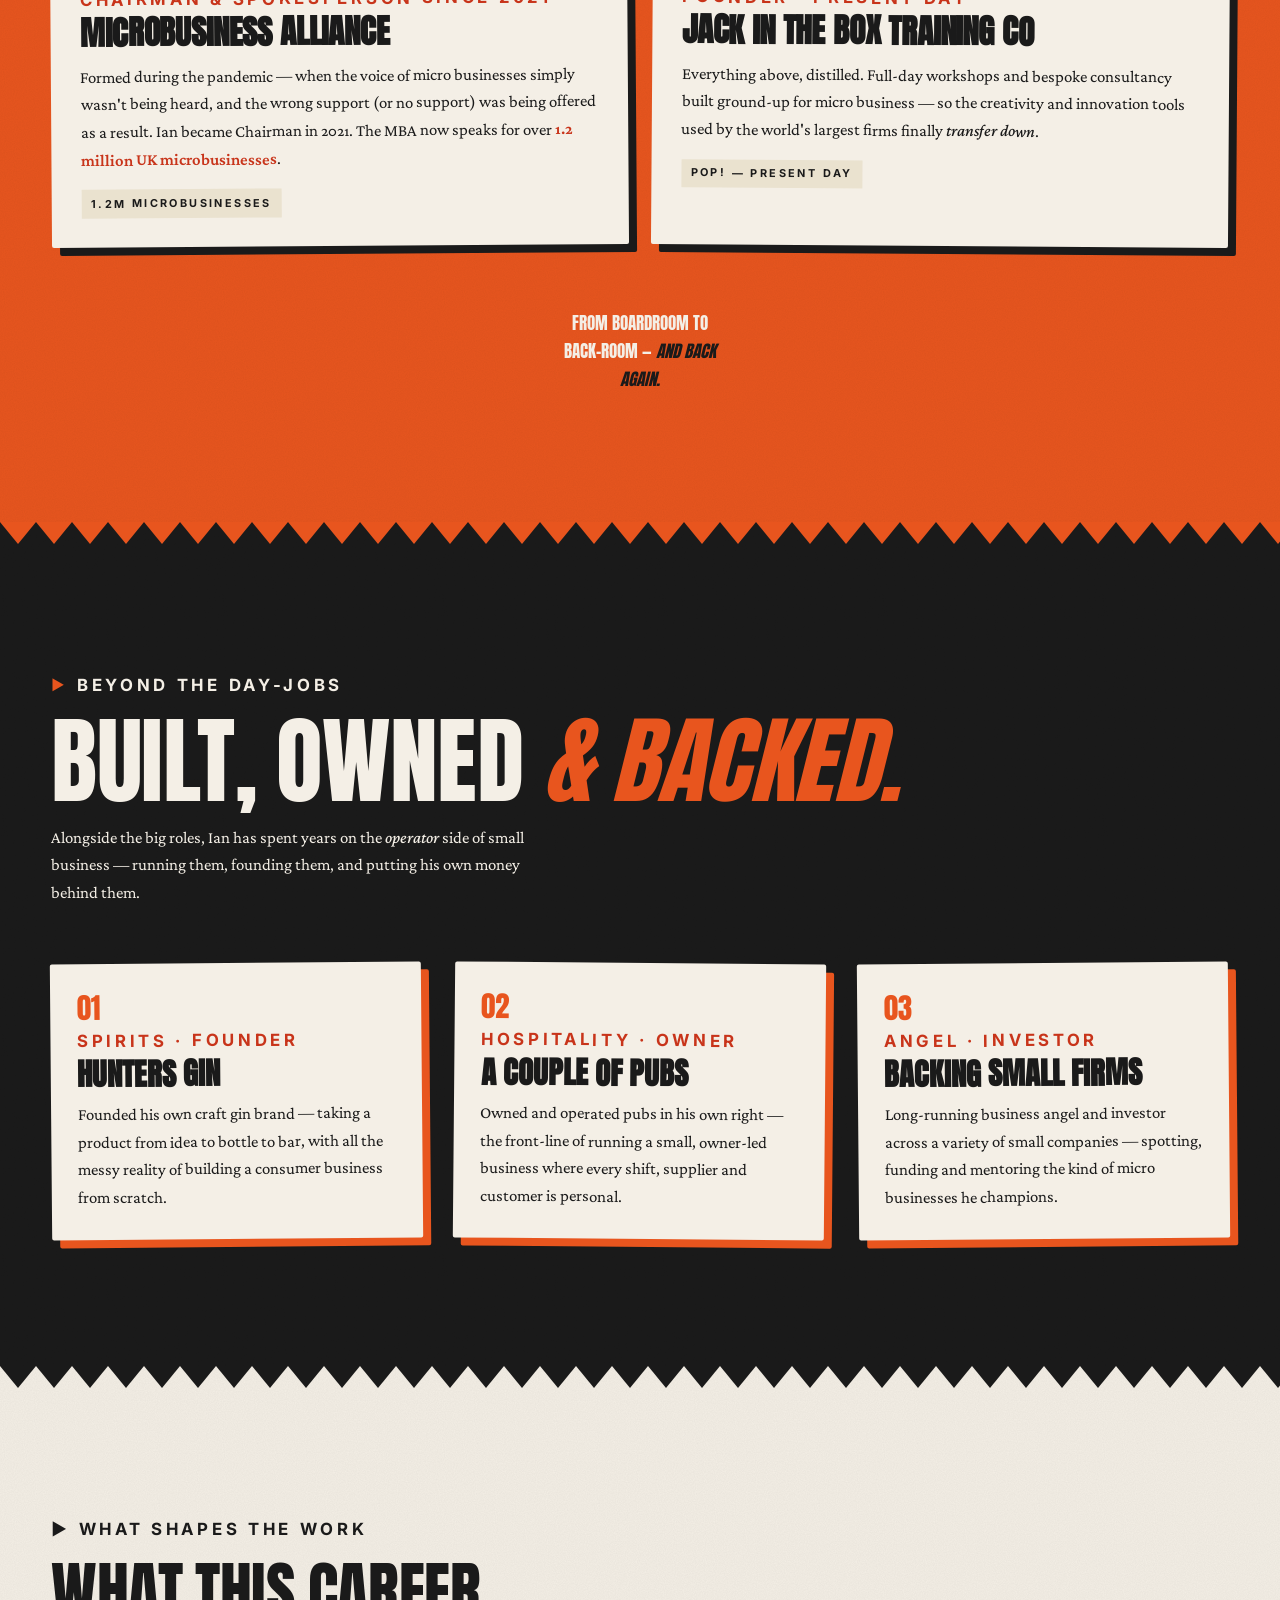
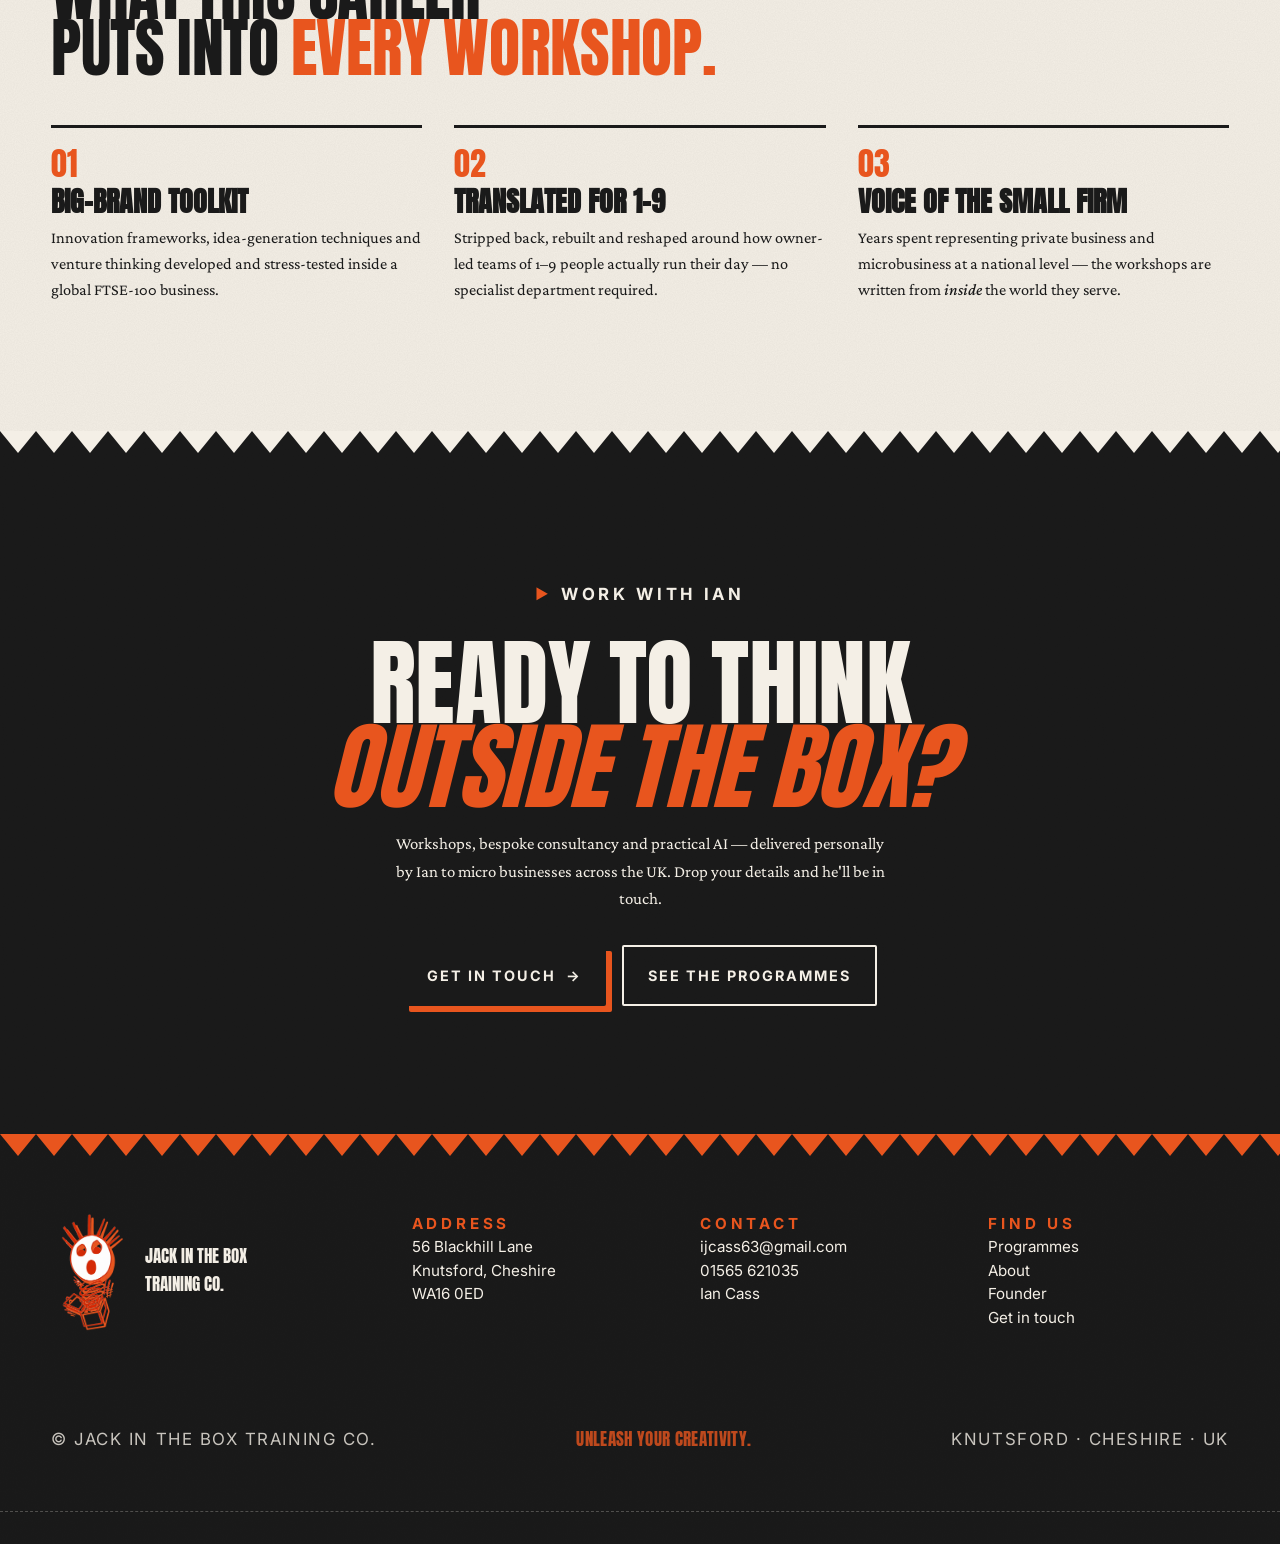
<file: founder.html>
<!doctype html>
<html lang="en">
<head>
  <meta charset="utf-8" />
  <meta name="viewport" content="width=device-width, initial-scale=1, viewport-fit=cover" />
  <title>Ian Cass — Founder · Jack in the Box Training Co</title>
  <meta name="description" content="Meet Ian Cass — founder of Jack in the Box Training Co. Former Head of Ventures at Diageo, Managing Director of the Forum of Private Business, and Chairman of the Microbusiness Alliance." />

  <link rel="icon" type="image/png" href="logo.png" />

  <link rel="preconnect" href="https://fonts.googleapis.com" />
  <link rel="preconnect" href="https://fonts.gstatic.com" crossorigin />
  <link href="https://fonts.googleapis.com/css2?family=Anton&family=Archivo+Black&family=Crimson+Pro:ital,wght@0,400;0,500;0,600;1,400&family=Inter:wght@400;500;600;700&display=swap" rel="stylesheet" />

  <link rel="stylesheet" href="styles.css" />

  <style>
    /* ----- founder page — local layout only ----- */
    .founder-hero {
      background: var(--cream);
      padding: clamp(2rem, 5vw, 4.5rem) 0 var(--sec-y);
      position: relative;
      overflow: hidden;
    }
    .founder-hero::before {
      content: "";
      position: absolute;
      top: 10%; right: -10%;
      width: 55%;
      aspect-ratio: 1;
      background: repeating-conic-gradient(from 0deg, transparent 0 5deg, rgba(232,85,30,.06) 5deg 6deg);
      border-radius: 50%;
      z-index: 0;
      pointer-events: none;
      mask-image: radial-gradient(circle, black 0 35%, transparent 70%);
    }
    .founder-hero__grid {
      position: relative;
      display: grid;
      grid-template-columns: 1.1fr .9fr;
      gap: clamp(1.5rem, 5vw, 4.5rem);
      align-items: center;
      max-width: var(--maxw);
      margin: 0 auto;
      padding: 0 var(--pad-x) 0 calc(var(--ribbon-w) + var(--pad-x));
      z-index: 2;
    }
    .founder-hero__name {
      display: block;
      color: var(--charcoal);
    }
    .founder-hero__name--mark {
      color: var(--orange);
      font-style: italic;
    }
    .founder-hero__role {
      font-family: var(--font-ui);
      font-weight: 700;
      font-size: .82rem;
      letter-spacing: .25em;
      text-transform: uppercase;
      color: var(--charcoal);
      margin: 1.5rem 0 0;
      padding: .65rem .85rem;
      display: inline-block;
      background: var(--cream-deep);
      border-left: 4px solid var(--orange);
    }
    .founder-hero__sub {
      font-size: clamp(1.1rem, 1.5vw, 1.3rem);
      line-height: 1.55;
      max-width: 44ch;
      margin: 1.6rem 0 0;
      color: var(--ink);
    }
    .founder-hero__stamps {
      display: grid;
      grid-template-columns: repeat(2, minmax(0, 1fr));
      gap: clamp(.5rem, 2vw, 1.5rem);
      margin-top: 2.25rem;
      padding-top: 1.75rem;
      border-top: 1px dashed var(--charcoal);
      max-width: 520px;
    }
    .founder-hero__stamps li {
      display: flex;
      flex-direction: column;
      gap: .25rem;
      font-family: var(--font-ui);
      font-size: .72rem;
      text-transform: uppercase;
      letter-spacing: .14em;
      color: var(--charcoal);
    }

    /* portrait card — cartoon-collage photo + meta */
    .founder-card {
      position: relative;
      width: 100%;
      max-width: 520px;
      justify-self: center;
      background: var(--orange);
      color: var(--cream);
      border-radius: 2px;
      padding: 2rem 1.85rem 1.75rem;
      box-shadow: 14px 14px 0 2px var(--charcoal);
      transform: rotate(-1.25deg);
      isolation: isolate;
    }
    .founder-card::before {
      content: "";
      position: absolute;
      inset: 0;
      background:
        radial-gradient(rgba(26,26,26,.18) 1.2px, transparent 1.6px) 0 0/14px 14px,
        radial-gradient(rgba(255,255,255,.18) 1.2px, transparent 1.6px) 7px 7px/14px 14px;
      opacity: .5;
      pointer-events: none;
      z-index: 0;
    }
    .founder-card::after {
      content: "";
      position: absolute;
      inset: 12px;
      border: 2px dashed rgba(26,26,26,.4);
      pointer-events: none;
      z-index: 0;
    }
    .founder-card > * { position: relative; z-index: 1; }
    .founder-card__head {
      display: flex;
      justify-content: space-between;
      align-items: center;
      font-family: var(--font-ui);
      font-weight: 700;
      font-size: .72rem;
      letter-spacing: .25em;
      text-transform: uppercase;
      margin-bottom: 1.25rem;
    }
    .founder-card__head span:first-child {
      background: var(--charcoal);
      color: var(--cream);
      padding: .3rem .55rem;
    }
    .founder-card__photo {
      position: relative;
      background: var(--cream);
      border: 2px solid var(--charcoal);
      padding: .9rem .9rem .6rem;
      margin: .25rem 0 1rem;
      box-shadow: 6px 6px 0 0 var(--charcoal);
      transform: rotate(.6deg);
    }
    .founder-card__photo img {
      display: block;
      width: 100%;
      height: auto;
      max-height: 340px;
      object-fit: contain;
      object-position: center;
      mix-blend-mode: multiply;
    }
    .founder-card__photo-caption {
      font-family: var(--font-ui);
      font-weight: 700;
      font-size: .62rem;
      letter-spacing: .22em;
      text-transform: uppercase;
      color: var(--charcoal);
      text-align: center;
      margin: .55rem 0 0;
      padding-top: .45rem;
      border-top: 1px dashed rgba(26,26,26,.45);
    }
    .founder-card__photo-caption span { color: var(--orange-deep); }
    .founder-card__dl {
      font-family: var(--font-ui);
      display: grid;
      gap: .5rem;
      padding-top: 1rem;
      border-top: 1px dashed rgba(244,239,230,.55);
    }
    .founder-card__dl > div {
      display: grid;
      grid-template-columns: 7rem 1fr;
      gap: .5rem;
      font-size: .85rem;
    }
    .founder-card__dl dt {
      font-weight: 700;
      font-size: .68rem;
      letter-spacing: .22em;
      text-transform: uppercase;
      align-self: center;
    }
    .founder-card__dl dd {
      margin: 0;
      font-weight: 600;
    }
    @media (max-width: 860px) {
      .founder-hero__grid { grid-template-columns: 1fr; }
      .founder-card { margin-top: 2.5rem; transform: rotate(-.75deg); }
    }

    /* ----- the story (cream section) ----- */
    .story {
      background: var(--cream);
      padding: var(--sec-y) 0;
      position: relative;
    }
    .story__grid {
      display: grid;
      grid-template-columns: .9fr 1.1fr;
      gap: clamp(1.5rem, 5vw, 4rem);
      align-items: start;
    }
    .story__pull {
      font-family: var(--font-display);
      font-size: clamp(2rem, 4.5vw, 4rem);
      line-height: .9;
      text-transform: uppercase;
      color: var(--charcoal);
      margin: 0;
    }
    .story__pull span { color: var(--orange); font-style: italic; }
    .story__body p + p { margin-top: 1.1rem; }
    .story__body p { font-size: clamp(1.05rem, 1.3vw, 1.18rem); line-height: 1.65; }
    @media (max-width: 760px) { .story__grid { grid-template-columns: 1fr; } }

    /* ----- in-his-words pull-quote (inside story section) ----- */
    .voice {
      margin: clamp(3rem, 6vw, 5rem) auto 0;
      max-width: 1080px;
      position: relative;
      background: var(--charcoal);
      color: var(--cream);
      padding: clamp(2rem, 4vw, 3.5rem) clamp(1.5rem, 4vw, 3.25rem)
              clamp(2.25rem, 4vw, 3.5rem);
      box-shadow: 12px 12px 0 0 var(--orange);
      transform: rotate(-.35deg);
      isolation: isolate;
    }
    .voice::before {
      content: "“";
      position: absolute;
      top: -.35em;
      left: clamp(.75rem, 2vw, 1.5rem);
      font-family: var(--font-display);
      font-size: clamp(7rem, 12vw, 10rem);
      line-height: 1;
      color: var(--orange);
      z-index: 0;
      pointer-events: none;
    }
    .voice__eyebrow {
      position: relative;
      font-family: var(--font-ui);
      font-weight: 700;
      font-size: .72rem;
      letter-spacing: .28em;
      text-transform: uppercase;
      color: var(--orange);
      margin: 0 0 1.25rem;
      z-index: 1;
    }
    .voice__quote {
      position: relative;
      font-family: var(--font-body);
      font-style: italic;
      font-size: clamp(1.2rem, 2.1vw, 1.7rem);
      line-height: 1.45;
      color: var(--cream);
      margin: 0;
      z-index: 1;
    }
    .voice__quote strong { color: var(--orange-warm); font-weight: 600; }
    .voice__attr {
      position: relative;
      display: flex;
      flex-wrap: wrap;
      align-items: center;
      gap: .55rem 1rem;
      margin-top: 1.75rem;
      padding-top: 1.25rem;
      border-top: 1px dashed rgba(244,239,230,.35);
      font-family: var(--font-ui);
      font-size: .78rem;
      letter-spacing: .14em;
      text-transform: uppercase;
      color: var(--cream);
      z-index: 1;
    }
    .voice__attr strong {
      color: var(--orange);
      font-weight: 700;
      letter-spacing: .2em;
    }
    @media (max-width: 600px) {
      .voice { transform: none; box-shadow: 8px 8px 0 0 var(--orange); }
    }

    /* ----- other ventures (charcoal band between Career and Shapes) ----- */
    .ventures {
      background: var(--charcoal);
      color: var(--cream);
      padding: calc(var(--sec-y) + var(--tooth-h)) 0 var(--sec-y);
      position: relative;
    }
    .ventures__head { max-width: 880px; margin-bottom: clamp(2rem, 5vw, 3.5rem); }
    .ventures__head .eyebrow { color: var(--cream); }
    .ventures__head .eyebrow__tick { color: var(--orange); }
    .ventures__title { color: var(--cream); margin: 0; }
    .ventures__title em { color: var(--orange); font-style: italic; }
    .ventures__lede {
      font-size: clamp(1.05rem, 1.3vw, 1.18rem);
      line-height: 1.6;
      max-width: 56ch;
      margin: 1.25rem 0 0;
      color: var(--cream);
    }
    .ventures__grid {
      display: grid;
      grid-template-columns: repeat(3, minmax(0, 1fr));
      gap: clamp(1rem, 3vw, 2rem);
    }
    @media (max-width: 860px) { .ventures__grid { grid-template-columns: 1fr; } }
    .venture {
      background: var(--cream);
      color: var(--charcoal);
      padding: 1.85rem 1.65rem 1.75rem;
      border-radius: 2px;
      box-shadow: 8px 8px 0 0 var(--orange);
      position: relative;
    }
    .venture:nth-child(odd)  { transform: rotate(-.5deg); }
    .venture:nth-child(even) { transform: rotate(.5deg); }
    .venture__no {
      font-family: var(--font-display);
      color: var(--orange);
      font-size: 1.8rem;
      line-height: 1;
      display: block;
      margin-bottom: .35rem;
    }
    .venture__label {
      font-family: var(--font-ui);
      font-weight: 700;
      font-size: .68rem;
      letter-spacing: .22em;
      text-transform: uppercase;
      color: var(--orange-deep);
      margin: 0 0 .25rem;
    }
    .venture__title {
      font-family: var(--font-display);
      font-size: clamp(1.5rem, 2.4vw, 2rem);
      line-height: .95;
      text-transform: uppercase;
      margin: 0 0 .75rem;
      color: var(--charcoal);
    }
    .venture__body {
      font-size: 1rem;
      line-height: 1.55;
      margin: 0;
    }

    /* ----- timeline / career stops (orange section) ----- */
    .career {
      background: var(--orange);
      color: var(--cream);
      padding: calc(var(--sec-y) + var(--tooth-h)) 0 var(--sec-y);
      position: relative;
    }
    .career__head { max-width: 880px; margin-bottom: clamp(2rem, 5vw, 4rem); }
    .career__head .eyebrow { color: var(--cream); }
    .career__head .eyebrow__tick { color: var(--charcoal); }
    .career__title { color: var(--cream); }
    .career__title em { color: var(--charcoal); font-style: italic; }
    .career__lede {
      font-size: clamp(1.1rem, 1.4vw, 1.25rem);
      line-height: 1.55;
      max-width: 56ch;
      margin: 1.5rem 0 0;
      color: var(--cream);
    }

    .stops {
      display: grid;
      gap: 1.5rem;
      grid-template-columns: repeat(2, minmax(0, 1fr));
    }
    @media (max-width: 760px) { .stops { grid-template-columns: 1fr; } }

    .stop {
      position: relative;
      background: var(--cream);
      color: var(--charcoal);
      padding: 2rem 1.85rem 1.85rem;
      border-radius: 2px;
      box-shadow: 8px 8px 0 0 var(--charcoal);
      transition: transform .25s, box-shadow .25s;
    }
    .stop:hover {
      transform: translate(-2px, -2px);
      box-shadow: 12px 12px 0 0 var(--charcoal);
    }
    .stop:nth-child(odd)  { transform: rotate(-.4deg); }
    .stop:nth-child(even) { transform: rotate(.4deg); }
    .stop:nth-child(odd):hover  { transform: translate(-2px, -2px) rotate(-.4deg); }
    .stop:nth-child(even):hover { transform: translate(-2px, -2px) rotate(.4deg); }

    .stop__no {
      position: absolute;
      top: -18px;
      left: 1.85rem;
      background: var(--charcoal);
      color: var(--cream);
      padding: .5rem .8rem;
      font-family: var(--font-ui);
      font-weight: 700;
      font-size: .72rem;
      letter-spacing: .22em;
    }
    .stop__role {
      font-family: var(--font-ui);
      font-weight: 700;
      font-size: .72rem;
      letter-spacing: .22em;
      text-transform: uppercase;
      color: var(--orange-deep);
      margin: .35rem 0 .25rem;
    }
    .stop__org {
      font-family: var(--font-display);
      font-size: clamp(1.6rem, 2.6vw, 2.3rem);
      line-height: .95;
      text-transform: uppercase;
      letter-spacing: -.005em;
      margin: 0 0 .85rem;
      color: var(--charcoal);
    }
    .stop__body {
      font-size: 1.02rem;
      line-height: 1.6;
      margin: 0;
    }
    .stop__tag {
      display: inline-block;
      margin-top: 1rem;
      font-family: var(--font-ui);
      font-weight: 700;
      font-size: .68rem;
      letter-spacing: .22em;
      text-transform: uppercase;
      padding: .35rem .6rem;
      background: var(--cream-deep);
      color: var(--charcoal);
    }

    .career__closer {
      margin: clamp(2.5rem, 5vw, 4rem) auto 0;
      text-align: center;
      font-family: var(--font-display);
      font-size: clamp(1.6rem, 3vw, 2.4rem);
      text-transform: uppercase;
      line-height: 1.05;
      color: var(--cream);
      max-width: 22ch;
    }
    .career__closer em { color: var(--charcoal); font-style: italic; }

    /* ----- shaping section (cream) ----- */
    .shapes { background: var(--cream); padding: calc(var(--sec-y) + var(--tooth-h)) 0 var(--sec-y); position: relative; }
    .shapes__head { max-width: 880px; margin-bottom: clamp(1.5rem, 4vw, 3rem); }
    .shapes__grid {
      display: grid;
      grid-template-columns: repeat(3, minmax(0, 1fr));
      gap: clamp(1rem, 3vw, 2rem);
    }
    @media (max-width: 860px) { .shapes__grid { grid-template-columns: 1fr; } }
    .shape {
      border-top: 3px solid var(--charcoal);
      padding-top: 1.25rem;
    }
    .shape__no {
      font-family: var(--font-display);
      color: var(--orange);
      font-size: 2rem;
      line-height: 1;
      display: block;
      margin-bottom: .5rem;
    }
    .shape h3 {
      font-family: var(--font-display);
      font-size: clamp(1.4rem, 2.2vw, 1.9rem);
      line-height: .95;
      text-transform: uppercase;
      margin: 0 0 .65rem;
      color: var(--charcoal);
    }
    .shape p {
      font-size: 1.02rem;
      line-height: 1.6;
      margin: 0;
      color: var(--charcoal);
    }

    /* ----- CTA back to contact (charcoal) ----- */
    .founder-cta {
      background: var(--charcoal);
      color: var(--cream);
      padding: calc(var(--sec-y) + var(--tooth-h)) 0 var(--sec-y);
      position: relative;
      text-align: center;
    }
    .founder-cta .container { max-width: 880px; }
    .founder-cta .eyebrow { color: var(--cream); }
    .founder-cta .eyebrow__tick { color: var(--orange); }
    .founder-cta h2 {
      color: var(--cream);
      margin: 0 0 1.25rem;
    }
    .founder-cta h2 em { color: var(--orange); font-style: italic; }
    .founder-cta p {
      max-width: 56ch;
      margin: 0 auto 2rem;
      font-size: clamp(1.05rem, 1.3vw, 1.18rem);
      line-height: 1.65;
    }
    .founder-cta .cta-row { justify-content: center; margin: 0; }
    .founder-cta .btn--ghost { color: var(--cream); border-color: var(--cream); }
    .founder-cta .btn--ghost:hover { background: var(--cream); color: var(--charcoal); }
  </style>
</head>
<body>

  <!-- ============================================================ -->
  <!--  SITE NAV                                                    -->
  <!-- ============================================================ -->
  <header class="nav" role="banner">
    <a href="index.html#top" class="nav__brand" aria-label="Jack in the Box Training — home">
      <span class="nav__mark" aria-hidden="true">
        <img src="logo.png" alt="" />
      </span>
      <span class="nav__wordmark">
        <span class="nav__wordmark-line">Jack in the Box</span>
        <span class="nav__wordmark-sub">Training&nbsp;Co.</span>
      </span>
    </a>

    <nav class="nav__links" aria-label="Primary">
      <a href="index.html#programmes">Programmes</a>
      <a href="index.html#about">About</a>
      <a href="founder.html" aria-current="page">Founder</a>
      <a href="index.html#ai">AI</a>
      <a href="index.html#contact">Contact</a>
    </nav>

    <a href="index.html#contact" class="nav__cta">Book a workshop <span aria-hidden="true">→</span></a>
  </header>

  <main id="top">

    <!-- ============================================================ -->
    <!--  FOUNDER HERO                                                -->
    <!-- ============================================================ -->
    <section class="founder-hero" aria-labelledby="founder-title">
      <div class="ribbon ribbon--left ribbon--tall" aria-hidden="true">
        <span>The Founder · Ian Cass · Diageo Ventures · Forum of Private Business · Microbusiness Alliance · Hunters Gin · Jack in the Box ·</span>
      </div>

      <div class="founder-hero__grid">
        <div>
          <p class="eyebrow eyebrow--dark">
            <span class="eyebrow__tick" aria-hidden="true">►</span>
            Meet the founder
          </p>

          <h1 id="founder-title" class="display display--hero">
            <span class="founder-hero__name">Ian</span>
            <span class="founder-hero__name founder-hero__name--mark">Cass.</span>
          </h1>

          <span class="founder-hero__role">Founder · Jack in the Box Training Co</span>

          <p class="founder-hero__sub">
            Fourteen years at <strong>Diageo</strong> building brands through the Venture team he built.
            Over a decade leading the <strong>Forum of Private Business</strong>. Now Chairman of the
            <strong>Microbusiness Alliance</strong> — and founder of Jack in the Box.
          </p>

          <ul class="founder-hero__stamps" aria-label="At a glance">
            <li><span class="stamp-num">30k+</span><span>Private &amp; family firms represented (Forum)</span></li>
            <li><span class="stamp-num">1.2m</span><span>Microbusinesses spoken for (MBA)</span></li>
            <li><span class="stamp-num">14yr</span><span>At Diageo · formed the Venture team</span></li>
            <li><span class="stamp-num">2015</span><span>MD of the Forum of Private Business</span></li>
          </ul>
        </div>

        <aside class="founder-card" aria-label="Ian Cass — file card">
          <div class="founder-card__head">
            <span>File No. 001</span>
            <span>EST. — KNUTSFORD</span>
          </div>
          <figure class="founder-card__photo">
            <img src="ian.jpg" alt="Portrait of Ian Cass — head photo on a hand-illustrated cartoon body wearing a Bell's jacket" />
            <figcaption class="founder-card__photo-caption">
              Subject — <span>Ian Cass</span> · Field Sketch
            </figcaption>
          </figure>
          <dl class="founder-card__dl">
            <div><dt>Name</dt><dd>Ian Cass</dd></div>
            <div><dt>Role</dt><dd>MD · Chair · Founder</dd></div>
            <div><dt>Based</dt><dd>Knutsford, Cheshire</dd></div>
            <div><dt>Focus</dt><dd>Micro business growth</dd></div>
            <div><dt>Edge</dt><dd>Boardrooms to back-rooms</dd></div>
          </dl>
        </aside>
      </div>
    </section>


    <!-- ============================================================ -->
    <!--  Marquee strip                                               -->
    <!-- ============================================================ -->
    <div class="marquee" aria-hidden="true">
      <div class="marquee__track">
        <span>Diageo · 14 yrs</span><span class="marquee__dot">✱</span>
        <span>Forum of Private Business · MD</span><span class="marquee__dot">✱</span>
        <span>Microbusiness Alliance · Chair</span><span class="marquee__dot">✱</span>
        <span>Hunters Gin · Founder</span><span class="marquee__dot">✱</span>
        <span>Jack in the Box Training Co</span><span class="marquee__dot">✱</span>
        <span>Diageo · 14 yrs</span><span class="marquee__dot">✱</span>
        <span>Forum of Private Business · MD</span><span class="marquee__dot">✱</span>
        <span>Microbusiness Alliance · Chair</span><span class="marquee__dot">✱</span>
        <span>Hunters Gin · Founder</span><span class="marquee__dot">✱</span>
        <span>Jack in the Box Training Co</span><span class="marquee__dot">✱</span>
      </div>
    </div>


    <!-- ============================================================ -->
    <!--  THE STORY                                                   -->
    <!-- ============================================================ -->
    <section class="story" aria-labelledby="story-title">
      <div class="container">
        <div class="story__grid">
          <div>
            <p class="eyebrow eyebrow--dark">► The story</p>
            <h2 id="story-title" class="story__pull">
              A career spent<br/>
              between the <span>boardroom</span><br/>
              and the back-room.
            </h2>
          </div>
          <div class="story__body">
            <p>
              Ian's career is unusual in that he has worked at <strong>both ends</strong>
              of the business world. Fourteen years at <strong>Diageo</strong>, where he formed
              the Venture team. Over a decade at the helm of the <strong>Forum of Private Business</strong>,
              the national membership body representing over 30,000 private and family firms.
              And, since 2021, Chairman of the <strong>Microbusiness Alliance</strong> — the
              voice of more than 1.2 million UK micro businesses.
            </p>
            <p>
              Along the way he's also built things himself: he <em>owned a couple of pubs</em>,
              <em>founded Hunters Gin</em>, and continues to back small companies as a business
              angel and investor. So he doesn't just talk about the 1–9 person business — he's
              run them, owned them, funded them and represented them.
            </p>
            <p>
              That mix is the foundation of Jack in the Box. The creative and innovation tools
              that work in a global FTSE giant <em>can</em> work for a 1–9 person business — but
              only if you strip them back, translate them, and rebuild them around how micro
              businesses actually operate. Ian founded Jack in the Box Training Co to put three
              decades of that thinking into a practical, full-day format any micro business owner
              can use the very next morning.
            </p>
          </div>
        </div>

        <!-- in his own words -->
        <figure class="voice" aria-label="Ian Cass — in his own words">
          <p class="voice__eyebrow">► In Ian's words</p>
          <blockquote class="voice__quote">
            I am passionate about providing this support, advice and protection to
            <strong>small and micro businesses</strong>, enabling them to do what they do best —
            growing and developing their business. They are <strong>not 'big business only
            smaller'</strong>, and they need a different approach and tailored support. Private
            and family businesses are the <strong>backbone of the UK economy</strong>, and there
            are lots of entrepreneurs in the sector who want to be innovative and want to grow;
            they just need the support to do so.
          </blockquote>
          <figcaption class="voice__attr">
            <strong>Ian Cass</strong>
            <span>Managing Director · Forum of Private Business</span>
            <span>Chairman · Microbusiness Alliance</span>
          </figcaption>
        </figure>
      </div>
    </section>


    <!-- ============================================================ -->
    <!--  CAREER — four stops                                         -->
    <!-- ============================================================ -->
    <section class="career zig-cream-down" aria-labelledby="career-title">
      <div class="container">
        <header class="career__head">
          <p class="eyebrow eyebrow--light">
            <span class="eyebrow__tick" aria-hidden="true">►</span>
            Career
          </p>
          <h2 id="career-title" class="display display--xl career__title">
            Four stops.<br/>
            One <em>through-line.</em>
          </h2>
          <p class="career__lede">
            From multinational ventures to a national voice for the smallest firms — and now,
            into the workshop room with you.
          </p>
        </header>

        <ol class="stops" role="list">
          <li class="stop">
            <span class="stop__no">01</span>
            <p class="stop__role">14 years · Formed the Venture team</p>
            <h3 class="stop__org">Diageo</h3>
            <p class="stop__body">
              Fourteen years inside one of the world's largest drinks companies, where Ian went
              on to <strong>form the Venture team</strong> — the discipline of building something
              new <em>inside</em> a complex, established organisation. Big-brand rigour, start-up
              appetite.
            </p>
            <span class="stop__tag">Innovation at scale</span>
          </li>

          <li class="stop">
            <span class="stop__no">02</span>
            <p class="stop__role">Joined 2013 · MD since 2015</p>
            <h3 class="stop__org">Forum of Private Business</h3>
            <p class="stop__body">
              Ian joined the Forum in 2013 and took the reins as Managing Director in summer
              2015. Founded in <strong>1977</strong>, the Forum now represents over
              <strong>30,000 private &amp; family firms</strong> — turning the lived reality of
              owner-led businesses into a voice government and industry actually listen to.
            </p>
            <span class="stop__tag">National voice · 30k+ firms</span>
          </li>

          <li class="stop">
            <span class="stop__no">03</span>
            <p class="stop__role">Chairman &amp; spokesperson since 2021</p>
            <h3 class="stop__org">Microbusiness Alliance</h3>
            <p class="stop__body">
              Formed during the pandemic — when the voice of micro businesses simply wasn't being
              heard, and the wrong support (or no support) was being offered as a result. Ian
              became Chairman in 2021. The MBA now speaks for over <strong>1.2 million UK
              microbusinesses</strong>.
            </p>
            <span class="stop__tag">1.2m microbusinesses</span>
          </li>

          <li class="stop">
            <span class="stop__no">04</span>
            <p class="stop__role">Founder · Present day</p>
            <h3 class="stop__org">Jack in the Box Training Co</h3>
            <p class="stop__body">
              Everything above, distilled. Full-day workshops and bespoke consultancy built
              ground-up for micro business — so the creativity and innovation tools used by
              the world's largest firms finally <em>transfer down</em>.
            </p>
            <span class="stop__tag">Pop! — present day</span>
          </li>
        </ol>

        <p class="career__closer">
          From boardroom to back-room — <em>and back again.</em>
        </p>
      </div>
    </section>


    <!-- ============================================================ -->
    <!--  OTHER VENTURES — built, owned, backed                       -->
    <!-- ============================================================ -->
    <section class="ventures zig-orange-down" aria-labelledby="ventures-title">
      <div class="container">
        <header class="ventures__head">
          <p class="eyebrow eyebrow--light">
            <span class="eyebrow__tick" aria-hidden="true">►</span>
            Beyond the day-jobs
          </p>
          <h2 id="ventures-title" class="display display--xl ventures__title">
            Built, owned <em>&amp; backed.</em>
          </h2>
          <p class="ventures__lede">
            Alongside the big roles, Ian has spent years on the <em>operator</em> side of
            small business — running them, founding them, and putting his own money behind them.
          </p>
        </header>

        <div class="ventures__grid">
          <article class="venture">
            <span class="venture__no">01</span>
            <p class="venture__label">Spirits · Founder</p>
            <h3 class="venture__title">Hunters Gin</h3>
            <p class="venture__body">
              Founded his own craft gin brand — taking a product from idea to bottle to bar,
              with all the messy reality of building a consumer business from scratch.
            </p>
          </article>

          <article class="venture">
            <span class="venture__no">02</span>
            <p class="venture__label">Hospitality · Owner</p>
            <h3 class="venture__title">A couple of pubs</h3>
            <p class="venture__body">
              Owned and operated pubs in his own right — the front-line of running a small,
              owner-led business where every shift, supplier and customer is personal.
            </p>
          </article>

          <article class="venture">
            <span class="venture__no">03</span>
            <p class="venture__label">Angel · Investor</p>
            <h3 class="venture__title">Backing small firms</h3>
            <p class="venture__body">
              Long-running business angel and investor across a variety of small companies —
              spotting, funding and mentoring the kind of micro businesses he champions.
            </p>
          </article>
        </div>
      </div>
    </section>


    <!-- ============================================================ -->
    <!--  WHAT SHAPES THE WORK                                        -->
    <!-- ============================================================ -->
    <section class="shapes zig-charcoal-down" aria-labelledby="shapes-title">
      <div class="container">
        <header class="shapes__head">
          <p class="eyebrow eyebrow--dark">► What shapes the work</p>
          <h2 id="shapes-title" class="display display--lg">
            What this career<br/>
            puts into <span class="ink-orange">every workshop.</span>
          </h2>
        </header>

        <div class="shapes__grid">
          <div class="shape">
            <span class="shape__no">01</span>
            <h3>Big-brand toolkit</h3>
            <p>
              Innovation frameworks, idea-generation techniques and venture thinking developed
              and stress-tested inside a global FTSE-100 business.
            </p>
          </div>
          <div class="shape">
            <span class="shape__no">02</span>
            <h3>Translated for 1–9</h3>
            <p>
              Stripped back, rebuilt and reshaped around how owner-led teams of 1–9 people
              actually run their day — no specialist department required.
            </p>
          </div>
          <div class="shape">
            <span class="shape__no">03</span>
            <h3>Voice of the small firm</h3>
            <p>
              Years spent representing private business and microbusiness at a national level —
              the workshops are written from <em>inside</em> the world they serve.
            </p>
          </div>
        </div>
      </div>
    </section>


    <!-- ============================================================ -->
    <!--  CTA — back to contact                                       -->
    <!-- ============================================================ -->
    <section class="founder-cta zig-cream-down" aria-labelledby="founder-cta-title">
      <div class="container">
        <p class="eyebrow eyebrow--light">
          <span class="eyebrow__tick" aria-hidden="true">►</span>
          Work with Ian
        </p>
        <h2 id="founder-cta-title" class="display display--xl">
          Ready to think<br/>
          <em>outside the box?</em>
        </h2>
        <p>
          Workshops, bespoke consultancy and practical AI — delivered personally by Ian to
          micro businesses across the UK. Drop your details and he'll be in touch.
        </p>
        <div class="cta-row">
          <a href="index.html#contact" class="btn btn--primary">Get in touch <span aria-hidden="true">→</span></a>
          <a href="index.html#programmes" class="btn btn--ghost">See the programmes</a>
        </div>
      </div>
    </section>


    <!-- ============================================================ -->
    <!-- FOOTER                                                       -->
    <!-- ============================================================ -->
    <footer class="foot zig-orange-down">
      <div class="container foot__grid">
        <div class="foot__brand">
          <img src="logo.png" alt="" class="foot__mark" />
          <p class="foot__name">Jack in the Box<br/>Training Co.</p>
        </div>
        <div class="foot__col">
          <p class="foot__label">Address</p>
          <p>56 Blackhill Lane<br/>Knutsford, Cheshire<br/>WA16 0ED</p>
        </div>
        <div class="foot__col">
          <p class="foot__label">Contact</p>
          <p>
            <a href="mailto:ijcass63@gmail.com">ijcass63@gmail.com</a><br/>
            <a href="tel:+441565621035">01565 621035</a><br/>
            Ian Cass
          </p>
        </div>
        <div class="foot__col">
          <p class="foot__label">Find us</p>
          <p>
            <a href="index.html#programmes">Programmes</a><br/>
            <a href="index.html#about">About</a><br/>
            <a href="founder.html">Founder</a><br/>
            <a href="index.html#contact">Get in touch</a>
          </p>
        </div>
        <div class="foot__bottom">
          <p>© Jack in the Box Training Co.</p>
          <p class="foot__pull">Unleash your creativity.</p>
          <p>Knutsford · Cheshire · UK</p>
        </div>
      </div>
    </footer>

  </main>

  <script src="script.js" defer></script>
</body>
</html>
</file>
<file: styles.css>
/* =================================================================
   JACK IN THE BOX TRAINING — stylesheet
   A mid-century commercial-print / editorial zine aesthetic.
   Bold orange + cream + charcoal, pinking-shear zigzag dividers,
   vertical black ribbons, chunky Anton display, Crimson Pro body.
   ================================================================= */

/* ------- 1. RESET ------- */
*, *::before, *::after { box-sizing: border-box; }
html, body { margin: 0; padding: 0; }
img { max-width: 100%; display: block; }
button { font: inherit; cursor: pointer; }
a { color: inherit; text-decoration: none; }
ul, ol { list-style: none; padding: 0; margin: 0; }
:root { -webkit-text-size-adjust: 100%; }

/* ------- 2. DESIGN TOKENS ------- */
:root {
  --orange: #E8551E;
  --orange-deep: #C8341A;
  --orange-warm: #F3823A;
  --cream: #F4EFE6;
  --cream-deep: #EAE2CF;
  --cream-shadow: #DCD2BC;
  --charcoal: #1A1A1A;
  --charcoal-soft: #262522;
  --ink: #1A1A1A;
  --ink-on-cream: #1A1A1A;
  --ink-on-dark: #F4EFE6;
  --white: #FFFFFF;

  --font-display: "Anton", "Archivo Black", "Oswald", "Impact", sans-serif;
  --font-display-alt: "Archivo Black", "Anton", sans-serif;
  --font-body: "Crimson Pro", "Source Serif Pro", Georgia, serif;
  --font-ui: "Inter", system-ui, sans-serif;

  --maxw: 1320px;
  --pad-x: clamp(1.25rem, 4vw, 3.25rem);
  --sec-y: clamp(4.5rem, 10vw, 9rem);
  --tooth-h: 22px;
  --tooth-w: 36px;

  --ribbon-w: 46px;

  --radius-card: 4px;

  --shadow-paper:
    0 1px 0 rgba(0,0,0,.04),
    0 14px 28px -18px rgba(26,26,26,.35),
    0 60px 80px -50px rgba(26,26,26,.18);

  --grain-url: url("data:image/svg+xml;utf8,<svg xmlns='http://www.w3.org/2000/svg' width='220' height='220'><filter id='n'><feTurbulence type='fractalNoise' baseFrequency='0.9' numOctaves='2' stitchTiles='stitch'/><feColorMatrix values='0 0 0 0 0  0 0 0 0 0  0 0 0 0 0  0 0 0 0.55 0'/></filter><rect width='100%25' height='100%25' filter='url(%23n)'/></svg>");
}

/* ------- 3. BASE TYPOGRAPHY ------- */
html { scroll-behavior: smooth; }
body {
  background: var(--cream);
  color: var(--ink);
  font-family: var(--font-body);
  font-size: 17px;
  line-height: 1.6;
  text-rendering: optimizeLegibility;
  -webkit-font-smoothing: antialiased;
  font-feature-settings: "kern" 1, "liga" 1, "onum" 1;
  overflow-x: clip;
}

strong { font-weight: 600; color: var(--orange-deep); }
em { font-style: italic; font-weight: 500; }
::selection { background: var(--orange); color: var(--cream); }

/* ------- 4. UTILITIES ------- */
.container {
  width: 100%;
  max-width: var(--maxw);
  margin: 0 auto;
  padding-left: var(--pad-x);
  padding-right: var(--pad-x);
  position: relative;
  z-index: 1;
}

.ink-orange { color: var(--orange); }
.ink-cream { color: var(--cream); }
.ink-charcoal { color: var(--charcoal); }

.underline-thick {
  background-image: linear-gradient(transparent 65%, var(--orange) 65%, var(--orange) 92%, transparent 92%);
  background-repeat: no-repeat;
  background-size: 100% 100%;
  padding: 0 .15em;
}

/* eyebrow labels --------------------------------------------------- */
.eyebrow {
  font-family: var(--font-ui);
  font-weight: 700;
  font-size: .75rem;
  letter-spacing: .22em;
  text-transform: uppercase;
  margin: 0 0 1.25rem;
  display: inline-flex;
  align-items: center;
  gap: .5rem;
  line-height: 1;
}
.eyebrow--dark { color: var(--charcoal); }
.eyebrow--light { color: var(--cream); }
.eyebrow__tick {
  color: var(--orange);
  font-size: .85em;
  transform: translateY(-1px);
}

/* display type ----------------------------------------------------- */
.display {
  font-family: var(--font-display);
  font-weight: 400;
  text-transform: uppercase;
  line-height: .88;
  letter-spacing: -0.005em;
  margin: 0;
  hyphens: manual;
  word-spacing: -.04em;
}
.display--hero  { font-size: clamp(3.6rem, 9.5vw, 8.5rem); }
.display--mega  { font-size: clamp(3.4rem, 11vw, 11rem); }
.display--xl    { font-size: clamp(2.6rem, 7.5vw, 7.5rem); }
.display--lg    { font-size: clamp(2.2rem, 5vw, 4.6rem); }
.display--md    { font-size: clamp(1.7rem, 3vw, 2.6rem); }

/* paragraph defaults ---------------------------------------------- */
.container p { font-size: clamp(1.05rem, 1.3vw, 1.18rem); line-height: 1.65; }

/* ------- 5. PAPER GRAIN ------- */
section, footer.foot {
  position: relative;
}
section::after, footer.foot::after {
  content: "";
  position: absolute;
  inset: 0;
  pointer-events: none;
  background-image: var(--grain-url);
  background-size: 220px 220px;
  opacity: .08;
  mix-blend-mode: multiply;
  z-index: 0;
}
section.ai::after, footer.foot::after {
  mix-blend-mode: overlay;
  opacity: .14;
}
section > *, footer.foot > * { position: relative; z-index: 1; }

/* ------- 6. ZIGZAG EDGES (pinking-shear) ------- */
/* Each "zig-COLOR-down" places a band of triangles of COLOR at the top
   of the section, pointing downward. Combined with the section above
   (which is solid COLOR) the boundary reads as a continuous zigzag. */

.zig-cream-down, .zig-orange-down, .zig-charcoal-down {
  padding-top: calc(var(--sec-y) + var(--tooth-h));
}

.zig-cream-down::before,
.zig-orange-down::before,
.zig-charcoal-down::before {
  content: "";
  position: absolute;
  top: 0; left: 0; right: 0;
  height: var(--tooth-h);
  background-repeat: repeat-x;
  background-size: var(--tooth-w) var(--tooth-h);
  background-position: 0 0;
  z-index: 3;
  pointer-events: none;
}

.zig-cream-down::before {
  background-image: url("data:image/svg+xml;utf8,<svg xmlns='http://www.w3.org/2000/svg' viewBox='0 0 36 22' preserveAspectRatio='none'><polygon points='0,0 18,22 36,0' fill='%23F4EFE6'/></svg>");
}
.zig-orange-down::before {
  background-image: url("data:image/svg+xml;utf8,<svg xmlns='http://www.w3.org/2000/svg' viewBox='0 0 36 22' preserveAspectRatio='none'><polygon points='0,0 18,22 36,0' fill='%23E8551E'/></svg>");
}
.zig-charcoal-down::before {
  background-image: url("data:image/svg+xml;utf8,<svg xmlns='http://www.w3.org/2000/svg' viewBox='0 0 36 22' preserveAspectRatio='none'><polygon points='0,0 18,22 36,0' fill='%231A1A1A'/></svg>");
}

/* ------- 7. VERTICAL RIBBONS ------- */
.ribbon {
  position: absolute;
  top: 0;
  bottom: 0;
  width: var(--ribbon-w);
  background: var(--charcoal);
  color: var(--cream);
  z-index: 4;
  display: flex;
  align-items: center;
  justify-content: center;
  overflow: hidden;
  box-shadow: 1px 0 0 rgba(0,0,0,.4) inset;
}
.ribbon--left { left: 0; }
.ribbon--right { right: 0; }
.ribbon--light { background: var(--cream); color: var(--charcoal); }
.ribbon--tall { width: 54px; }

.ribbon span {
  writing-mode: vertical-rl;
  transform: rotate(180deg);
  font-family: var(--font-ui);
  font-weight: 700;
  font-size: .82rem;
  letter-spacing: .35em;
  text-transform: uppercase;
  white-space: nowrap;
  padding: 1.5rem 0;
  animation: ribbonCrawl 60s ease-in-out infinite alternate;
}
@keyframes ribbonCrawl {
  from { transform: rotate(180deg) translateY(-12%); }
  to   { transform: rotate(180deg) translateY(12%); }
}
.ribbon::before, .ribbon::after {
  content: "";
  position: absolute;
  left: 0; right: 0;
  height: 16px;
  background-image: url("data:image/svg+xml;utf8,<svg xmlns='http://www.w3.org/2000/svg' viewBox='0 0 24 16' preserveAspectRatio='none'><polygon points='0,16 12,0 24,16' fill='%23F4EFE6'/></svg>");
  background-repeat: repeat-x;
  background-size: 18px 12px;
  z-index: 1;
}
.ribbon::before { top: 0; transform: rotate(180deg); }
.ribbon::after  { bottom: 0; }
.ribbon--light::before, .ribbon--light::after {
  background-image: url("data:image/svg+xml;utf8,<svg xmlns='http://www.w3.org/2000/svg' viewBox='0 0 24 16' preserveAspectRatio='none'><polygon points='0,16 12,0 24,16' fill='%231A1A1A'/></svg>");
}

@media (max-width: 720px) {
  .ribbon { width: 30px; }
  .ribbon span { font-size: .68rem; letter-spacing: .25em; }
}

/* ------- 8. NAV ------- */
.nav {
  position: sticky;
  top: 0;
  z-index: 90;
  display: grid;
  grid-template-columns: auto 1fr auto;
  align-items: center;
  gap: clamp(1rem, 4vw, 3rem);
  padding: .85rem clamp(1rem, 3vw, 2rem);
  background: var(--cream);
  border-bottom: 1px solid var(--cream-shadow);
  backdrop-filter: saturate(1.05);
  transition: box-shadow .25s, background .25s;
}
.nav.is-scrolled {
  background: rgba(244, 239, 230, .96);
  box-shadow: 0 6px 18px -10px rgba(26,26,26,.25);
}
.nav::after {
  content: "";
  position: absolute;
  left: 0; right: 0; bottom: -10px;
  height: 10px;
  background-image: url("data:image/svg+xml;utf8,<svg xmlns='http://www.w3.org/2000/svg' viewBox='0 0 24 12' preserveAspectRatio='none'><polygon points='0,0 12,12 24,0' fill='%23F4EFE6'/></svg>");
  background-repeat: repeat-x;
  background-size: 16px 10px;
  pointer-events: none;
}
.nav__brand {
  display: flex;
  align-items: center;
  gap: .65rem;
  min-width: 0;
}
.nav__mark {
  width: 56px; height: 72px;
  background: var(--white);
  display: grid; place-items: center;
  border-radius: 4px;
  overflow: hidden;
  flex-shrink: 0;
  border: 1.5px solid var(--charcoal);
  box-shadow: 3px 3px 0 0 var(--orange);
}
.nav__mark img {
  width: 90%;
  height: 90%;
  max-width: none;
  object-fit: contain;
  transform: rotate(-3deg);
}
@media (max-width: 460px) {
  .nav__mark { width: 46px; height: 60px; box-shadow: 2px 2px 0 0 var(--orange); }
}
.nav__wordmark {
  display: flex;
  flex-direction: column;
  line-height: 1;
  min-width: 0;
}
.nav__wordmark-line {
  font-family: var(--font-display);
  font-size: 1.35rem;
  letter-spacing: .005em;
  text-transform: uppercase;
  color: var(--charcoal);
}
.nav__wordmark-sub {
  font-family: var(--font-ui);
  font-size: .68rem;
  letter-spacing: .3em;
  text-transform: uppercase;
  margin-top: .25rem;
  color: var(--orange-deep);
  font-weight: 700;
}
.nav__links {
  display: flex;
  gap: clamp(1rem, 2.5vw, 2.25rem);
  justify-content: center;
  font-family: var(--font-ui);
  font-size: .82rem;
  font-weight: 600;
  letter-spacing: .15em;
  text-transform: uppercase;
}
.nav__links a {
  position: relative;
  padding: .25rem 0;
  color: var(--charcoal);
  transition: color .2s;
}
.nav__links a::after {
  content: "";
  position: absolute;
  left: 0; right: 0; bottom: -2px;
  height: 2px;
  background: var(--orange);
  transform: scaleX(0);
  transform-origin: left;
  transition: transform .25s cubic-bezier(.6,.05,.2,1);
}
.nav__links a:hover { color: var(--orange-deep); }
.nav__links a:hover::after { transform: scaleX(1); }

.nav__cta {
  background: var(--charcoal);
  color: var(--cream);
  padding: .65rem 1.1rem;
  font-family: var(--font-ui);
  font-weight: 700;
  font-size: .76rem;
  letter-spacing: .15em;
  text-transform: uppercase;
  border-radius: 2px;
  transition: background .2s, transform .2s;
  white-space: nowrap;
}
.nav__cta:hover { background: var(--orange); transform: translateY(-1px); }

@media (max-width: 860px) {
  .nav__links { display: none; }
  .nav { grid-template-columns: auto 1fr auto; }
}
@media (max-width: 460px) {
  .nav__wordmark-sub { display: none; }
  .nav__cta { padding: .55rem .75rem; font-size: .7rem; }
}

/* ------- 9. BUTTONS ------- */
.btn {
  display: inline-flex;
  align-items: center;
  gap: .6rem;
  font-family: var(--font-ui);
  font-weight: 700;
  font-size: .9rem;
  letter-spacing: .14em;
  text-transform: uppercase;
  padding: 1.05rem 1.5rem;
  border-radius: 2px;
  transition: transform .2s, background .2s, color .2s, box-shadow .2s;
  position: relative;
}
.btn--primary {
  background: var(--charcoal);
  color: var(--cream);
  box-shadow: 6px 6px 0 0 var(--orange);
}
.btn--primary:hover {
  transform: translate(-2px, -2px);
  box-shadow: 10px 10px 0 0 var(--orange);
}
.btn--primary:active {
  transform: translate(3px, 3px);
  box-shadow: 2px 2px 0 0 var(--orange);
}
.btn--ghost {
  background: transparent;
  color: var(--charcoal);
  border: 2px solid var(--charcoal);
}
.btn--ghost:hover {
  background: var(--charcoal);
  color: var(--cream);
}
.cta-row {
  display: flex;
  gap: 1rem;
  flex-wrap: wrap;
  margin: 2rem 0 2.5rem;
}

/* ------- 10. HERO ------- */
.hero {
  background: var(--cream);
  padding: clamp(2rem, 5vw, 4.5rem) 0 var(--sec-y);
  position: relative;
  overflow: hidden;
}
.hero::before {
  /* faint decorative starburst lines */
  content: "";
  position: absolute;
  top: 15%; right: -8%;
  width: 60%;
  aspect-ratio: 1;
  background:
    repeating-conic-gradient(from 0deg, transparent 0 5deg, rgba(232,85,30,.06) 5deg 6deg);
  border-radius: 50%;
  z-index: 0;
  pointer-events: none;
  mask-image: radial-gradient(circle, black 0 35%, transparent 70%);
}

.hero__grid {
  position: relative;
  display: grid;
  grid-template-columns: 1.05fr .95fr;
  gap: clamp(1.5rem, 5vw, 4.5rem);
  align-items: center;
  max-width: var(--maxw);
  margin: 0 auto;
  padding: 0 var(--pad-x) 0 calc(var(--ribbon-w) + var(--pad-x));
  z-index: 2;
}

.hero__copy { min-width: 0; }
.display--hero .display__line {
  display: block;
  color: var(--charcoal);
  opacity: 0;
  transform: translateY(40px);
  animation: heroLine .9s cubic-bezier(.22,.8,.2,1) forwards;
}
.display--hero .display__line:nth-child(1) { animation-delay: .12s; }
.display--hero .display__line:nth-child(2) { animation-delay: .22s; }
.display--hero .display__line:nth-child(3) { animation-delay: .32s; }
.display--hero .display__line--accent {
  color: var(--orange);
  font-style: italic;
  font-family: var(--font-display);
  /* tiny offset for visual interest */
  margin-left: clamp(.5rem, 2.5vw, 2.2rem);
}
@keyframes heroLine {
  to { opacity: 1; transform: translateY(0); }
}

.hero__sub {
  font-size: clamp(1.1rem, 1.5vw, 1.3rem);
  line-height: 1.55;
  max-width: 38ch;
  margin: 1.6rem 0 0;
  color: var(--ink);
  opacity: 0;
  animation: heroLine .9s .55s cubic-bezier(.22,.8,.2,1) forwards;
}

.hero__stamps {
  display: grid;
  grid-template-columns: repeat(3, minmax(0, 1fr));
  gap: clamp(.5rem, 2vw, 1.5rem);
  margin-top: .5rem;
  padding-top: 1.75rem;
  border-top: 1px dashed var(--charcoal);
  opacity: 0;
  animation: heroLine .9s .8s cubic-bezier(.22,.8,.2,1) forwards;
}
.hero__stamps li {
  display: flex;
  flex-direction: column;
  gap: .25rem;
  font-family: var(--font-ui);
  font-size: .72rem;
  text-transform: uppercase;
  letter-spacing: .14em;
  color: var(--charcoal);
}
.stamp-num {
  font-family: var(--font-display);
  font-size: clamp(1.5rem, 2.5vw, 2.4rem);
  color: var(--orange);
  letter-spacing: 0;
  line-height: 1;
}

/* hero art ---------------------------------------------------------- */
.hero__art {
  position: relative;
  display: grid;
  place-items: center;
}
.hero__art-frame {
  position: relative;
  width: 100%;
  max-width: 640px;
  aspect-ratio: 1 / 1;
  background: var(--orange);
  display: grid;
  place-items: center;
  border-radius: 2px;
  box-shadow: 14px 14px 0 2px var(--charcoal);
  transform: rotate(-1.5deg);
  isolation: isolate;
}
.hero__art-frame::before {
  /* halftone dots over orange */
  content: "";
  position: absolute;
  inset: 0;
  background:
    radial-gradient(rgba(26,26,26,.18) 1.2px, transparent 1.6px) 0 0/14px 14px,
    radial-gradient(rgba(255,255,255,.18) 1.2px, transparent 1.6px) 7px 7px/14px 14px;
  opacity: .55;
  pointer-events: none;
  z-index: 1;
}
.hero__art-frame::after {
  /* inner zigzag border */
  content: "";
  position: absolute;
  inset: 14px;
  border: 2px dashed rgba(26,26,26,.35);
  pointer-events: none;
  z-index: 1;
}

.hero__jack {
  position: relative;
  z-index: 2;
  width: 82%;
  height: 90%;
  object-fit: contain;
  filter: drop-shadow(2px 2px 0 rgba(244,239,230,.5));
  animation: jackBob 5.5s ease-in-out infinite;
  transform-origin: 50% 80%;
}
@keyframes jackBob {
  0%, 100% { transform: translateY(0) rotate(0deg); }
  25%      { transform: translateY(-8px) rotate(-1.5deg); }
  60%      { transform: translateY(6px) rotate(1.5deg); }
}

.hero__art-tag {
  position: absolute;
  bottom: -18px;
  left: 50%;
  transform: translateX(-50%);
  background: var(--cream);
  color: var(--charcoal);
  padding: .55rem 1.1rem;
  font-family: var(--font-ui);
  font-size: .72rem;
  font-weight: 700;
  letter-spacing: .22em;
  text-transform: uppercase;
  border: 2px solid var(--charcoal);
  white-space: nowrap;
  z-index: 3;
}

@media (max-width: 860px) {
  .hero__grid {
    display: flex;
    flex-direction: column;
    align-items: stretch;
    padding-left: calc(var(--ribbon-w) + var(--pad-x));
    padding-right: var(--pad-x);
  }
  /* unwrap .hero__copy so its children become direct flex items of .hero__grid;
     then order them so the jack-in-the-box logo sits directly below the
     "Unleash your Creativity" headline */
  .hero__copy { display: contents; }
  .hero__copy > .eyebrow      { order: 1; }
  .hero__copy > .display      { order: 2; }
  .hero__art                  { order: 3; }
  .hero__copy > .hero__sub    { order: 4; }
  .hero__copy > .cta-row      { order: 5; }
  .hero__copy > .hero__stamps { order: 6; }
  .hero__art-frame {
    max-width: 380px;
    margin: 1.5rem auto 0;
  }
}
@media (max-width: 480px) {
  .hero__stamps { grid-template-columns: 1fr 1fr; }
  .hero__stamps li:nth-child(3) { grid-column: span 2; }
}

/* ------- 11. MARQUEE ------- */
.marquee {
  background: var(--cream);
  border-top: 1px solid var(--cream-shadow);
  border-bottom: 1px solid var(--cream-shadow);
  overflow: hidden;
  padding: .85rem 0;
  position: relative;
  z-index: 5;
}
.marquee__track {
  display: flex;
  gap: 2.2rem;
  align-items: center;
  font-family: var(--font-display);
  font-size: clamp(1.3rem, 2.4vw, 2rem);
  text-transform: uppercase;
  color: var(--charcoal);
  white-space: nowrap;
  animation: marquee 35s linear infinite;
  width: max-content;
}
.marquee__track span:not(.marquee__dot) {
  letter-spacing: .01em;
}
.marquee__dot {
  color: var(--orange);
  font-size: .9em;
  display: inline-block;
  transform: translateY(-.1em);
}
@keyframes marquee {
  from { transform: translateX(0); }
  to   { transform: translateX(-50%); }
}

/* ------- 12. CHALLENGE ------- */
.challenge {
  background: var(--orange);
  color: var(--cream);
  padding-bottom: var(--sec-y);
}
.challenge__grid {
  display: grid;
  grid-template-columns: 1fr 1fr;
  gap: clamp(1.5rem, 5vw, 4.5rem);
  align-items: start;
}
.challenge__head { grid-column: 1 / -1; }
.challenge__title {
  color: var(--cream);
  margin-top: .25rem;
}
.challenge__title-mark {
  color: var(--charcoal);
  background: var(--cream);
  padding: 0 .15em;
  display: inline-block;
  transform: rotate(-1deg);
}

.big-stat {
  display: flex;
  flex-direction: column;
  align-items: flex-start;
  gap: .5rem;
}
.big-stat__num {
  font-family: var(--font-display);
  font-size: clamp(8rem, 25vw, 22rem);
  line-height: .8;
  color: var(--charcoal);
  letter-spacing: -.02em;
  text-shadow:
    6px 6px 0 var(--cream),
    12px 12px 0 var(--orange-deep);
  padding-bottom: .18em;
}
.big-stat__suffix {
  font-family: var(--font-display);
  display: inline-block;
  vertical-align: top;
  font-size: .55em;
  margin-left: .05em;
}
.big-stat__cap {
  font-family: var(--font-ui);
  font-weight: 600;
  font-size: clamp(.85rem, 1.1vw, 1rem);
  text-transform: uppercase;
  letter-spacing: .18em;
  line-height: 1.4;
  color: var(--cream);
  max-width: 26ch;
}
.big-stat__cap em {
  font-style: normal;
  color: var(--charcoal);
  background: var(--cream);
  padding: 0 .35em;
  display: inline-block;
  margin-top: .25rem;
}

.challenge__list {
  display: grid;
  gap: 1.4rem;
  font-size: clamp(1.05rem, 1.3vw, 1.18rem);
  line-height: 1.5;
}
.challenge__list li {
  display: grid;
  grid-template-columns: auto 1fr;
  gap: 1.1rem;
  align-items: baseline;
  padding-bottom: 1.25rem;
  border-bottom: 1px dashed rgba(244,239,230,.45);
}
.challenge__list li:last-child { border-bottom: 0; }
.challenge__list strong { color: var(--charcoal); font-weight: 700; }
.bullet-num {
  font-family: var(--font-display);
  font-size: 2.1rem;
  color: var(--charcoal);
  line-height: 1;
}

.challenge__closer {
  grid-column: 1 / -1;
  margin-top: 1.5rem;
  padding-top: 2rem;
  border-top: 2px solid var(--charcoal);
  font-family: var(--font-body);
  font-size: clamp(1.3rem, 2.4vw, 2rem);
  line-height: 1.3;
  font-style: italic;
  font-weight: 500;
  color: var(--cream);
  max-width: 50ch;
}
.kicker {
  font-family: var(--font-display);
  font-style: normal;
  color: var(--charcoal);
  background: var(--cream);
  padding: 0 .4em;
  margin-right: .3em;
}

@media (max-width: 820px) {
  .challenge__grid { grid-template-columns: 1fr; }
}

/* ------- 13. WHO WE ARE ------- */
.who {
  background: var(--cream);
  color: var(--ink);
  padding-bottom: var(--sec-y);
}
.who__grid {
  display: grid;
  grid-template-columns: 1fr 1fr;
  gap: clamp(1.5rem, 5vw, 4.5rem);
  padding-left: calc(var(--ribbon-w) + var(--pad-x) - var(--pad-x));
  align-items: start;
}
.who__head {
  grid-column: 1 / -1;
  max-width: 28ch;
}
.who__body {
  display: grid;
  gap: 1.2rem;
}
.who__body p { font-size: clamp(1.05rem, 1.35vw, 1.2rem); line-height: 1.7; }
.who__pullout {
  font-family: var(--font-body);
  font-size: clamp(1.2rem, 1.8vw, 1.6rem) !important;
  line-height: 1.4 !important;
  font-style: italic;
  font-weight: 500;
  border-left: 4px solid var(--orange);
  padding-left: 1.25rem;
  margin-top: 1rem;
}

.who__card {
  background: var(--charcoal);
  color: var(--cream);
  padding: 1.75rem 1.5rem;
  border-radius: var(--radius-card);
  box-shadow: var(--shadow-paper);
  position: relative;
  transform: rotate(.5deg);
}
.who__card::before {
  /* corner notch */
  content: "";
  position: absolute;
  top: -1px; right: -1px;
  width: 60px; height: 60px;
  background: var(--orange);
  clip-path: polygon(0 0, 100% 0, 100% 100%);
}
.who__card::after {
  content: "★";
  position: absolute;
  top: 8px; right: 14px;
  color: var(--charcoal);
  font-size: 1.2rem;
  z-index: 2;
}
.who__card header {
  display: flex;
  justify-content: space-between;
  align-items: center;
  font-family: var(--font-ui);
  font-size: .7rem;
  letter-spacing: .25em;
  text-transform: uppercase;
  font-weight: 700;
  padding-bottom: 1rem;
  margin-bottom: 1rem;
  border-bottom: 1px dashed rgba(244,239,230,.3);
  padding-right: 4rem;
}
.who__card-tag { color: var(--orange); }
.who__card-no { color: var(--cream); opacity: .55; }
.who__card dl {
  display: grid;
  gap: .75rem;
  margin: 0 0 1.5rem;
}
.who__card dl > div {
  display: grid;
  grid-template-columns: 6.5rem 1fr;
  gap: .5rem;
  font-family: var(--font-ui);
  font-size: .92rem;
}
.who__card dt {
  color: var(--orange);
  font-size: .65rem;
  letter-spacing: .25em;
  text-transform: uppercase;
  font-weight: 700;
  align-self: center;
}
.who__card dd {
  margin: 0;
  font-weight: 500;
  font-family: var(--font-body);
  font-size: 1.05rem;
}
.who__card-quote {
  font-family: var(--font-body);
  font-style: italic;
  font-size: 1.05rem;
  line-height: 1.5;
  border-top: 1px dashed rgba(244,239,230,.3);
  padding-top: 1rem;
  margin: 0;
  color: var(--cream);
  opacity: .9;
}

@media (max-width: 820px) {
  .who__grid { grid-template-columns: 1fr; }
}

/* ------- 14. PROGRAMMES ------- */
.prog {
  background: var(--charcoal);
  color: var(--cream);
  padding-bottom: var(--sec-y);
}
.prog__head {
  max-width: 60rem;
  margin-bottom: clamp(2.5rem, 5vw, 4rem);
}
.prog__head .display { color: var(--cream); }
.prog__lede {
  margin-top: 1.5rem;
  font-size: clamp(1.1rem, 1.4vw, 1.3rem);
  line-height: 1.55;
  max-width: 50ch;
  color: var(--cream);
  opacity: .85;
}

.prog__grid {
  display: grid;
  grid-template-columns: repeat(2, minmax(0, 1fr));
  gap: clamp(1rem, 2.5vw, 2rem);
}
.prog-card {
  background: var(--cream);
  color: var(--charcoal);
  padding: 2rem 1.75rem 1.75rem;
  border-radius: var(--radius-card);
  display: grid;
  grid-template-rows: auto 1fr;
  gap: 1rem;
  position: relative;
  overflow: hidden;
  transition: transform .35s cubic-bezier(.2,.8,.2,1), box-shadow .35s;
  box-shadow: var(--shadow-paper);
}
.prog-card::before {
  content: "";
  position: absolute;
  inset: 0 0 auto 0;
  height: 8px;
  background-image: url("data:image/svg+xml;utf8,<svg xmlns='http://www.w3.org/2000/svg' viewBox='0 0 16 8' preserveAspectRatio='none'><polygon points='0,8 8,0 16,8' fill='%231A1A1A'/></svg>");
  background-repeat: repeat-x;
  background-size: 14px 8px;
}
.prog-card::after {
  /* bottom zig */
  content: "";
  position: absolute;
  left: 0; right: 0; bottom: 0;
  height: 8px;
  background-image: url("data:image/svg+xml;utf8,<svg xmlns='http://www.w3.org/2000/svg' viewBox='0 0 16 8' preserveAspectRatio='none'><polygon points='0,0 8,8 16,0' fill='%231A1A1A'/></svg>");
  background-repeat: repeat-x;
  background-size: 14px 8px;
}
.prog-card:hover {
  transform: translateY(-6px) rotate(-.6deg);
  box-shadow:
    0 1px 0 rgba(0,0,0,.05),
    0 30px 50px -25px rgba(0,0,0,.45);
}
.prog-card__no {
  font-family: var(--font-display);
  font-size: clamp(4rem, 8vw, 6.5rem);
  line-height: .85;
  color: var(--orange);
  margin: .5rem 0 0;
}
.prog-card__body h3 {
  font-family: var(--font-display);
  font-weight: 400;
  font-size: clamp(1.55rem, 2.2vw, 2rem);
  text-transform: uppercase;
  line-height: 1;
  margin: 0 0 .85rem;
  letter-spacing: 0;
  color: var(--charcoal);
}
.prog-card__body p {
  margin: 0 0 1rem;
  font-size: 1.02rem;
  line-height: 1.55;
  color: var(--charcoal);
}
.prog-card__meta {
  font-family: var(--font-ui);
  font-weight: 700;
  font-size: .7rem;
  letter-spacing: .22em;
  text-transform: uppercase;
  color: var(--orange-deep) !important;
  border-top: 1px dashed var(--charcoal);
  padding-top: .75rem;
  margin-top: auto !important;
}
.prog-card--accent {
  background: var(--orange);
  color: var(--charcoal);
}
.prog-card--accent .prog-card__no,
.prog-card--accent .prog-card__body h3,
.prog-card--accent .prog-card__body p { color: var(--charcoal); }
.prog-card--accent .prog-card__no { color: var(--cream); }
.prog-card--accent .prog-card__meta {
  color: var(--charcoal) !important;
  border-top-color: var(--charcoal);
}
.prog-card--accent::before,
.prog-card--accent::after {
  background-image: url("data:image/svg+xml;utf8,<svg xmlns='http://www.w3.org/2000/svg' viewBox='0 0 16 8' preserveAspectRatio='none'><polygon points='0,0 8,8 16,0' fill='%231A1A1A'/></svg>");
}
.prog-card--accent::before {
  background-image: url("data:image/svg+xml;utf8,<svg xmlns='http://www.w3.org/2000/svg' viewBox='0 0 16 8' preserveAspectRatio='none'><polygon points='0,8 8,0 16,8' fill='%231A1A1A'/></svg>");
}

.prog__note {
  text-align: center;
  margin: clamp(2rem, 4vw, 3.5rem) auto 0;
  font-family: var(--font-ui);
  font-weight: 600;
  font-size: .8rem;
  letter-spacing: .2em;
  text-transform: uppercase;
  color: var(--cream);
  opacity: .85;
}
.prog__note span {
  color: var(--orange);
  margin: 0 .75rem;
  font-size: 1.1em;
}

@media (max-width: 720px) {
  .prog__grid { grid-template-columns: 1fr; }
}

/* ------- 15. WORKSHOP DETAIL ------- */
.detail {
  background: var(--cream);
  color: var(--ink);
  padding-bottom: var(--sec-y);
}
.detail__head {
  max-width: 50rem;
  margin-bottom: clamp(2.5rem, 5vw, 4rem);
}
.detail-card {
  display: grid;
  grid-template-columns: 1fr 2.2fr;
  gap: clamp(1.25rem, 3vw, 3rem);
  align-items: start;
  padding: clamp(1.5rem, 3vw, 2.5rem) 0;
  border-bottom: 2px solid var(--charcoal);
  position: relative;
}
.detail-card:first-of-type { border-top: 2px solid var(--charcoal); }
.detail-card__tag {
  font-family: var(--font-ui);
  font-weight: 700;
  font-size: .72rem;
  letter-spacing: .3em;
  text-transform: uppercase;
  color: var(--cream);
  background: var(--charcoal);
  padding: .6rem .9rem;
  display: inline-block;
  width: max-content;
  align-self: start;
  position: sticky;
  top: 90px;
}
.detail-card--c .detail-card__tag,
.detail-card--d .detail-card__tag {
  background: var(--orange);
  color: var(--cream);
}
.detail-card__body h3 {
  margin: 0 0 1rem;
  color: var(--charcoal);
}
.detail-card__body p {
  margin: 0 0 1rem;
  font-size: clamp(1.05rem, 1.35vw, 1.2rem);
  line-height: 1.65;
}
.detail-card__bits {
  margin-top: 1.5rem;
  display: grid;
  gap: .5rem;
  font-family: var(--font-ui);
  font-size: .9rem;
  font-weight: 600;
  letter-spacing: .04em;
}
.detail-card__bits li {
  padding-left: 2rem;
  position: relative;
  color: var(--charcoal);
}
.detail-card__bits li::before {
  content: "▸";
  position: absolute;
  left: 0;
  top: 0;
  color: var(--orange);
  font-size: 1.1em;
}

.detail__closer {
  margin-top: 3rem;
  padding-top: 2rem;
  border-top: 1px dashed var(--charcoal);
  font-family: var(--font-body);
  font-style: italic;
  font-size: clamp(1.2rem, 1.8vw, 1.6rem);
  line-height: 1.4;
  max-width: 60ch;
}

@media (max-width: 760px) {
  .detail-card {
    grid-template-columns: 1fr;
  }
  .detail-card__tag { position: static; }
}

/* ------- 16. AI ------- */
.ai {
  background: var(--charcoal);
  color: var(--ink-on-dark);
  padding-bottom: var(--sec-y);
  overflow: hidden;
}
.ai::before {
  /* extra atmospheric halo (over the zigzag::before, sits below content) */
}
.ai-bg-glow {
  position: absolute;
  inset: 0;
  background:
    radial-gradient(ellipse at 80% 30%, rgba(232,85,30,.25), transparent 55%),
    radial-gradient(ellipse at 10% 80%, rgba(200,52,26,.18), transparent 60%);
  pointer-events: none;
  z-index: 0;
}
.ai__grid {
  display: grid;
  grid-template-columns: 1.4fr 1fr;
  gap: clamp(2rem, 6vw, 5rem);
  align-items: end;
  padding-left: calc(var(--ribbon-w) + var(--pad-x) - var(--pad-x));
}
.ai__title {
  color: var(--cream);
  margin-bottom: 1.75rem;
}
.ai__copy p {
  font-size: clamp(1.1rem, 1.4vw, 1.3rem);
  line-height: 1.6;
  color: var(--cream);
  max-width: 50ch;
}
.ai__pull {
  font-family: var(--font-body);
  font-style: italic;
  font-weight: 500 !important;
  font-size: clamp(1.3rem, 2.2vw, 1.9rem) !important;
  color: var(--orange) !important;
  border-top: 1px dashed rgba(244,239,230,.35);
  padding-top: 1.5rem;
  margin-top: 1.5rem !important;
  line-height: 1.35 !important;
}

.ai__cta {
  display: grid;
  gap: .85rem;
  margin-top: 2rem;
  padding: 1.5rem 1.6rem 1.4rem;
  background: var(--cream);
  color: var(--charcoal);
  border-radius: 2px;
  box-shadow: 8px 8px 0 0 var(--orange);
  transition: transform .25s, box-shadow .25s;
  position: relative;
  overflow: hidden;
  max-width: 540px;
}
.ai__cta::before {
  content: "";
  position: absolute;
  inset: 0;
  background:
    radial-gradient(rgba(26,26,26,.06) 1px, transparent 1.4px) 0 0/14px 14px;
  pointer-events: none;
  opacity: .6;
}
.ai__cta > * { position: relative; }
.ai__cta:hover {
  transform: translate(-3px, -3px);
  box-shadow: 12px 12px 0 0 var(--orange);
}
.ai__cta:hover .ai__cta-arrow { transform: translateX(6px); }
.ai__cta-tag {
  font-family: var(--font-ui);
  font-weight: 700;
  font-size: .68rem;
  letter-spacing: .25em;
  text-transform: uppercase;
  color: var(--orange-deep);
  display: inline-flex;
  align-items: center;
  gap: .5rem;
}
.ai__cta-tag::before {
  content: "►";
  color: var(--orange);
  font-size: .85em;
}
.ai__cta-line {
  font-family: var(--font-display);
  font-size: clamp(1.3rem, 2.2vw, 1.85rem);
  line-height: 1.05;
  text-transform: uppercase;
  letter-spacing: -.005em;
  color: var(--charcoal);
}
.ai__cta-line em {
  color: var(--orange);
  font-style: italic;
}
.ai__cta-link {
  font-family: var(--font-ui);
  font-weight: 700;
  font-size: .82rem;
  letter-spacing: .18em;
  text-transform: uppercase;
  color: var(--charcoal);
  display: inline-flex;
  align-items: center;
  gap: .5rem;
  padding-top: .35rem;
  border-top: 1px dashed rgba(26,26,26,.35);
}
.ai__cta-arrow {
  display: inline-block;
  transition: transform .25s cubic-bezier(.6,.05,.2,1);
  color: var(--orange-deep);
}

.ai__chips {
  display: grid;
  gap: .9rem;
  align-self: end;
}
.ai__chips li {
  display: grid;
  grid-template-columns: auto 1fr;
  gap: 1rem;
  align-items: baseline;
  background: rgba(244,239,230,.05);
  border: 1px solid rgba(244,239,230,.2);
  padding: .9rem 1.1rem;
  font-family: var(--font-ui);
  font-weight: 600;
  font-size: .95rem;
  letter-spacing: .02em;
  color: var(--cream);
  transition: transform .25s, border-color .25s, background .25s;
}
.ai__chips li:hover {
  transform: translateX(6px);
  border-color: var(--orange);
  background: rgba(232,85,30,.12);
}
.ai__chips li span {
  font-family: var(--font-display);
  font-size: 1.6rem;
  color: var(--orange);
  line-height: 1;
}

@media (max-width: 860px) {
  .ai__grid { grid-template-columns: 1fr; }
}

/* ------- 17. CLIENTS ------- */
.clients {
  background: var(--cream);
  color: var(--ink);
  padding-bottom: var(--sec-y);
}
.clients__grid {
  display: grid;
  grid-template-columns: 1fr 1fr;
  gap: clamp(1.5rem, 5vw, 4.5rem);
  align-items: start;
}
.clients__head { grid-column: 1 / -1; }
.clients__stat .big-stat__num {
  color: var(--orange);
  text-shadow:
    6px 6px 0 var(--charcoal),
    12px 12px 0 var(--cream-deep);
}
.clients__stat .big-stat__cap {
  color: var(--charcoal);
}
.clients__body p {
  font-size: clamp(1.1rem, 1.4vw, 1.3rem);
  line-height: 1.6;
  max-width: 44ch;
}
.clients__roster {
  grid-column: 1 / -1;
  display: grid;
  grid-template-columns: repeat(auto-fit, minmax(220px, 1fr));
  gap: 0;
  margin-top: clamp(2.5rem, 5vw, 4rem);
  border-top: 2px solid var(--charcoal);
  border-bottom: 2px solid var(--charcoal);
}
.clients__roster li {
  font-family: var(--font-display);
  font-size: clamp(1.4rem, 2.4vw, 2.2rem);
  text-transform: uppercase;
  color: var(--charcoal);
  padding: 1.75rem 1.25rem;
  border-right: 1px dashed var(--charcoal);
  display: flex;
  align-items: baseline;
  gap: .85rem;
  line-height: 1;
  transition: background .2s, color .2s;
}
.clients__roster li:last-child { border-right: 0; }
.clients__roster li:hover {
  background: var(--charcoal);
  color: var(--orange);
}
.clients__roster-no {
  font-family: var(--font-ui);
  font-size: .8rem;
  letter-spacing: .25em;
  color: var(--orange);
  font-weight: 700;
}
.clients__tag {
  grid-column: 1 / -1;
  text-align: center;
  margin-top: 2rem;
  font-family: var(--font-ui);
  font-weight: 600;
  font-size: .85rem;
  letter-spacing: .22em;
  text-transform: uppercase;
}
.clients__tag span {
  color: var(--orange);
  margin: 0 .75rem;
}

@media (max-width: 820px) {
  .clients__grid { grid-template-columns: 1fr; }
  .clients__roster li { border-right: 0; border-bottom: 1px dashed var(--charcoal); }
}

/* ------- 18. WHY (pillars) ------- */
.why {
  background: var(--cream);
  color: var(--ink);
  padding: var(--sec-y) 0;
  position: relative;
}
.why::before {
  /* divider rule from clients above */
  content: "";
  position: absolute;
  top: 0; left: 0; right: 0;
  height: 2px;
  background: var(--charcoal);
}
.why__head {
  margin-bottom: clamp(2.5rem, 5vw, 4rem);
  max-width: 60rem;
}
.why__grid {
  display: grid;
  grid-template-columns: repeat(3, minmax(0, 1fr));
  gap: 0;
  border-top: 2px solid var(--charcoal);
  border-bottom: 2px solid var(--charcoal);
}
.pillar {
  padding: 2rem 1.75rem;
  border-right: 1px dashed var(--charcoal);
  border-bottom: 1px dashed var(--charcoal);
  position: relative;
  transition: background .25s;
}
.pillar:hover { background: var(--orange); color: var(--cream); }
.pillar:hover .pillar__no { color: var(--cream); }
.pillar:hover h3 { color: var(--cream); }
.pillar:nth-child(3n) { border-right: 0; }
.pillar:nth-last-child(-n+3) { border-bottom: 0; }

.pillar__no {
  font-family: var(--font-display);
  font-size: 2.4rem;
  line-height: 1;
  color: var(--orange);
  margin-bottom: .5rem;
  display: block;
  transition: color .25s;
}
.pillar h3 {
  font-family: var(--font-display);
  font-weight: 400;
  font-size: clamp(1.35rem, 1.8vw, 1.65rem);
  letter-spacing: 0;
  text-transform: uppercase;
  margin: 0 0 .75rem;
  color: var(--charcoal);
  transition: color .25s;
  line-height: 1.05;
}
.pillar p {
  font-size: 1.02rem;
  line-height: 1.55;
  margin: 0;
}

.why__shout {
  text-align: center;
  margin-top: clamp(2.5rem, 5vw, 4.5rem);
  color: var(--charcoal);
}

@media (max-width: 860px) {
  .why__grid { grid-template-columns: 1fr 1fr; }
  .pillar:nth-child(3n) { border-right: 1px dashed var(--charcoal); }
  .pillar:nth-child(2n) { border-right: 0; }
  .pillar:nth-last-child(-n+3) { border-bottom: 1px dashed var(--charcoal); }
  .pillar:nth-last-child(-n+2) { border-bottom: 0; }
}
@media (max-width: 540px) {
  .why__grid { grid-template-columns: 1fr; }
  .pillar { border-right: 0 !important; }
  .pillar:not(:last-child) { border-bottom: 1px dashed var(--charcoal) !important; }
}

/* ------- 19. CONTACT ------- */
.contact {
  background: var(--orange);
  color: var(--charcoal);
  padding-bottom: var(--sec-y);
  overflow: hidden;
}
.contact__grid {
  display: grid;
  grid-template-columns: 1.3fr 1fr;
  gap: clamp(2rem, 6vw, 5rem);
  align-items: center;
}
.contact__title-mark {
  background: var(--charcoal);
  color: var(--cream);
  padding: 0 .12em;
  display: inline-block;
  transform: rotate(-1deg);
}
.contact__lede {
  font-size: clamp(1.1rem, 1.5vw, 1.3rem) !important;
  line-height: 1.6;
  max-width: 48ch;
  margin: 1.5rem 0 2rem !important;
  color: var(--charcoal);
}
.email-btn {
  display: grid;
  grid-template-columns: auto 1fr auto;
  align-items: center;
  gap: 1.25rem;
  background: var(--charcoal);
  color: var(--cream);
  padding: 1.4rem 1.6rem;
  border-radius: 2px;
  max-width: 580px;
  box-shadow: 8px 8px 0 0 var(--cream);
  transition: transform .2s, box-shadow .2s;
}
.email-btn:hover {
  transform: translate(-3px, -3px);
  box-shadow: 12px 12px 0 0 var(--cream);
}
.email-btn__label {
  font-family: var(--font-ui);
  font-weight: 700;
  font-size: .75rem;
  letter-spacing: .25em;
  text-transform: uppercase;
  color: var(--orange);
}
.email-btn__addr {
  font-family: var(--font-display);
  font-size: clamp(1.3rem, 2.3vw, 1.85rem);
  text-transform: lowercase;
  letter-spacing: 0;
  line-height: 1;
  color: var(--cream);
}
.email-btn__arrow {
  font-size: 1.7rem;
  color: var(--orange);
  transition: transform .2s;
}
.email-btn:hover .email-btn__arrow { transform: translateX(4px); }

.contact__alt {
  margin-top: 1.5rem;
  font-family: var(--font-ui);
  font-size: .9rem;
  letter-spacing: .04em;
}
.contact__alt a {
  font-weight: 700;
  border-bottom: 2px solid var(--charcoal);
}

.contact__art {
  position: relative;
  display: grid;
  place-items: center;
}
.contact__quote {
  margin: 0;
  font-family: var(--font-display);
  font-size: clamp(3rem, 6vw, 6rem);
  text-transform: uppercase;
  line-height: .85;
  color: var(--cream);
  text-align: center;
  letter-spacing: 0;
  position: relative;
  padding: 1rem 1.5rem;
  transform: rotate(-2deg);
}
.contact__quote-mark {
  display: block;
  font-size: clamp(5rem, 9vw, 9rem);
  line-height: .4;
  color: var(--charcoal);
  margin-bottom: -.4em;
}
.contact__quote-author {
  display: block;
  margin-top: .8rem;
  font-family: var(--font-body);
  font-size: 1.1rem;
  font-style: italic;
  text-transform: none;
  letter-spacing: 0;
  color: var(--charcoal);
}
.contact__jack {
  position: absolute;
  right: -4%;
  bottom: -18%;
  width: 28%;
  transform: rotate(6deg);
  filter: drop-shadow(2px 2px 0 rgba(244,239,230,.55));
  animation: jackBob 6s ease-in-out infinite reverse;
  z-index: -1;
  opacity: .95;
}

@media (max-width: 860px) {
  .contact__grid { grid-template-columns: 1fr; }
  .contact__art { margin-top: 2.5rem; }
}

/* ------- 19b. CONTACT FORM (GHL) ------- */
.ghl-form {
  display: grid;
  gap: 1rem;
  margin: 1.75rem 0 1.25rem;
  max-width: 620px;
}
.ghl-form__row--two {
  display: grid;
  grid-template-columns: 1fr 1fr;
  gap: 1rem;
}
@media (max-width: 520px) {
  .ghl-form__row--two { grid-template-columns: 1fr; }
}
.ghl-form__field {
  display: grid;
  gap: .4rem;
  font-family: var(--font-ui);
}
.ghl-form__field > span {
  font-weight: 700;
  font-size: .72rem;
  letter-spacing: .22em;
  text-transform: uppercase;
  color: var(--charcoal);
}
.ghl-form__field em {
  font-style: normal;
  color: var(--charcoal);
  background: var(--cream);
  padding: 0 .35em;
  margin-left: .25em;
}
.ghl-form__field input,
.ghl-form__field select,
.ghl-form__field textarea {
  font: inherit;
  font-family: var(--font-body);
  font-size: 1.05rem;
  color: var(--charcoal);
  background: var(--cream);
  border: 2px solid var(--charcoal);
  border-radius: 2px;
  padding: .85rem 1rem;
  outline: none;
  transition: box-shadow .15s, border-color .15s, background .15s;
  width: 100%;
}
.ghl-form__field textarea { resize: vertical; min-height: 6.5rem; line-height: 1.5; }
.ghl-form__field select {
  appearance: none;
  -webkit-appearance: none;
  background-image: url("data:image/svg+xml;utf8,<svg xmlns='http://www.w3.org/2000/svg' width='14' height='10' viewBox='0 0 14 10'><polygon points='0,0 14,0 7,10' fill='%231A1A1A'/></svg>");
  background-repeat: no-repeat;
  background-position: right 1rem center;
  background-size: 12px 8px;
  padding-right: 2.5rem;
}
.ghl-form__field input:focus,
.ghl-form__field select:focus,
.ghl-form__field textarea:focus {
  border-color: var(--charcoal);
  box-shadow: 4px 4px 0 0 var(--charcoal);
  background: var(--white);
}
.ghl-form__field input:invalid:not(:placeholder-shown),
.ghl-form__field.is-error input,
.ghl-form__field.is-error select,
.ghl-form__field.is-error textarea {
  border-color: var(--orange-deep);
  background: #FCEDE5;
}
.ghl-form__hp {
  position: absolute;
  left: -10000px;
  width: 1px;
  height: 1px;
  overflow: hidden;
}

.ghl-form__submit {
  display: grid;
  gap: .65rem;
  margin-top: .5rem;
}
.ghl-form__submit .email-btn {
  cursor: pointer;
  border: 0;
  font: inherit;
  width: 100%;
  max-width: 100%;
  text-align: left;
}
.ghl-form__submit .email-btn:disabled {
  opacity: .7;
  cursor: progress;
  transform: none;
  box-shadow: 4px 4px 0 0 var(--cream);
}
.ghl-form__note {
  font-family: var(--font-ui);
  font-size: .85rem;
  letter-spacing: .04em;
  margin: 0;
  min-height: 1.2em;
  color: var(--charcoal);
}
.ghl-form__note.is-error { color: var(--charcoal); background: var(--cream); padding: .65rem .8rem; border-left: 4px solid var(--orange-deep); }
.ghl-form__note.is-success { color: var(--charcoal); background: var(--cream); padding: .65rem .8rem; border-left: 4px solid var(--charcoal); font-weight: 600; }

.ghl-form.is-sent .ghl-form__field { opacity: .55; pointer-events: none; }
.ghl-form.is-sent .ghl-form__submit .email-btn { background: var(--cream); color: var(--charcoal); box-shadow: 4px 4px 0 0 var(--charcoal); }
.ghl-form.is-sent .email-btn__label { color: var(--orange-deep); }
.ghl-form.is-sent .email-btn__addr { color: var(--charcoal); }
.ghl-form.is-sent .email-btn__arrow { color: var(--charcoal); }

/* ------- 20. FOOTER ------- */
.foot {
  background: var(--charcoal);
  color: var(--cream);
  padding: calc(var(--tooth-h) + 3.5rem) 0 2rem;
}
.foot__grid {
  display: grid;
  grid-template-columns: 1.3fr 1fr 1fr 1fr;
  gap: clamp(1.5rem, 4vw, 3rem);
  padding-bottom: 2.5rem;
  border-bottom: 1px dashed rgba(244,239,230,.25);
}
.foot__brand {
  display: flex;
  align-items: center;
  gap: 1rem;
}
.foot__mark {
  width: 78px;
  height: auto;
  filter: drop-shadow(3px 3px 0 var(--orange));
}
.foot__name {
  font-family: var(--font-display);
  font-size: 1.5rem;
  line-height: .9;
  text-transform: uppercase;
  margin: 0;
}
.foot__label {
  font-family: var(--font-ui);
  font-weight: 700;
  font-size: .7rem;
  letter-spacing: .25em;
  text-transform: uppercase;
  color: var(--orange);
  margin: 0 0 .75rem;
}
.foot__col p {
  font-family: var(--font-ui);
  font-size: .95rem;
  line-height: 1.55;
  margin: 0;
}
.foot__col a { transition: color .2s; }
.foot__col a:hover { color: var(--orange); }
.foot__bottom {
  grid-column: 1 / -1;
  display: flex;
  justify-content: space-between;
  align-items: center;
  flex-wrap: wrap;
  gap: 1rem;
  padding-top: 2rem;
  font-family: var(--font-ui);
  font-size: .8rem;
  letter-spacing: .12em;
  text-transform: uppercase;
  opacity: .8;
}
.foot__pull {
  font-family: var(--font-display);
  font-size: 1.3rem;
  letter-spacing: .02em;
  color: var(--orange);
  opacity: 1;
  text-transform: uppercase;
}

@media (max-width: 760px) {
  .foot__grid { grid-template-columns: 1fr 1fr; }
}
@media (max-width: 460px) {
  .foot__grid { grid-template-columns: 1fr; }
  .foot__bottom { text-align: center; flex-direction: column; }
}

/* ------- 21. REVEAL ON SCROLL ------- */
.reveal {
  opacity: 0;
  transform: translateY(28px);
  transition: opacity .8s cubic-bezier(.2,.8,.2,1), transform .8s cubic-bezier(.2,.8,.2,1);
  will-change: transform, opacity;
}
.reveal.is-visible {
  opacity: 1;
  transform: translateY(0);
}

/* count-up: nothing styled, the JS just swaps text */

@media (prefers-reduced-motion: reduce) {
  *, *::before, *::after {
    animation-duration: .001ms !important;
    animation-iteration-count: 1 !important;
    transition-duration: .001ms !important;
  }
  .reveal { opacity: 1; transform: none; }
}
</file>
<file: brand-book.css>
/* =============================================================
   Jack in the Box Training — Brand Book stylesheet
   Self-contained. Reuses the same design tokens as the website.
   Designed for screen browsing AND printable to PDF (A4 portrait).
   ============================================================= */

*, *::before, *::after { box-sizing: border-box; }
html, body { margin: 0; padding: 0; }
img { max-width: 100%; display: block; }
button { font: inherit; cursor: pointer; border: 0; }

:root {
  --orange: #E8551E;
  --orange-deep: #C8341A;
  --cream: #F4EFE6;
  --cream-deep: #EAE2CF;
  --cream-shadow: #DCD2BC;
  --charcoal: #1A1A1A;
  --charcoal-soft: #262522;
  --white: #FFFFFF;

  --font-display: "Anton", "Impact", sans-serif;
  --font-body: "Crimson Pro", Georgia, serif;
  --font-ui: "Inter", system-ui, sans-serif;

  --page-pad: clamp(2rem, 5vw, 5rem);
  --page-maxw: 1180px;
}

html { scroll-behavior: smooth; }
body {
  background: var(--cream-deep);
  color: var(--charcoal);
  font-family: var(--font-body);
  font-size: 16px;
  line-height: 1.6;
  -webkit-font-smoothing: antialiased;
  text-rendering: optimizeLegibility;
}
::selection { background: var(--orange); color: var(--cream); }
strong { font-weight: 600; color: var(--orange-deep); }
em { font-style: italic; }
.ink-orange { color: var(--orange); }
.ink-cream { color: var(--cream); }

/* ---------- top bar ---------- */
.bb-topbar {
  position: sticky;
  top: 0;
  z-index: 50;
  background: var(--cream);
  border-bottom: 1.5px solid var(--charcoal);
  display: grid;
  grid-template-columns: auto 1fr auto;
  align-items: center;
  gap: 1.5rem;
  padding: .85rem clamp(1rem, 3vw, 2rem);
}
.bb-topbar__brand {
  display: flex;
  align-items: center;
  gap: .75rem;
  color: var(--charcoal);
  text-decoration: none;
}
.bb-topbar__mark {
  width: 44px; height: 56px;
  background: var(--white);
  border: 1.5px solid var(--charcoal);
  display: grid; place-items: center;
  flex-shrink: 0;
  box-shadow: 2px 2px 0 0 var(--orange);
  border-radius: 3px;
  overflow: hidden;
}
.bb-topbar__mark img { width: auto; height: 90%; }
.bb-topbar__line {
  display: block;
  font-family: var(--font-display);
  font-size: 1.2rem;
  text-transform: uppercase;
  line-height: 1;
}
.bb-topbar__sub {
  display: block;
  font-family: var(--font-ui);
  font-size: .65rem;
  letter-spacing: .25em;
  text-transform: uppercase;
  color: var(--orange-deep);
  font-weight: 700;
  margin-top: .25rem;
}
.bb-topbar__nav {
  display: flex;
  gap: clamp(.8rem, 1.8vw, 1.8rem);
  justify-content: center;
  font-family: var(--font-ui);
  font-size: .75rem;
  font-weight: 700;
  letter-spacing: .18em;
  text-transform: uppercase;
}
.bb-topbar__nav a { color: var(--charcoal); text-decoration: none; padding: .2rem 0; border-bottom: 2px solid transparent; transition: border-color .2s; }
.bb-topbar__nav a:hover { border-color: var(--orange); }
.bb-topbar__print {
  background: var(--charcoal);
  color: var(--cream);
  padding: .55rem .9rem;
  font-family: var(--font-ui);
  font-weight: 700;
  font-size: .7rem;
  letter-spacing: .18em;
  text-transform: uppercase;
  border-radius: 2px;
}
.bb-topbar__print:hover { background: var(--orange); }
@media (max-width: 900px) { .bb-topbar__nav { display: none; } }

/* ---------- main + pages ---------- */
.bb { padding: 2rem 1rem 6rem; }
.bb-page {
  background: var(--cream);
  max-width: var(--page-maxw);
  margin: 0 auto 2rem;
  padding: clamp(2.5rem, 5vw, 4rem) var(--page-pad);
  border: 1.5px solid var(--charcoal);
  box-shadow: 14px 14px 0 -2px rgba(26,26,26,.18);
  position: relative;
  overflow: hidden;
}
.bb-page::before {
  /* zigzag top tooth */
  content: "";
  position: absolute;
  top: 0; left: 0; right: 0;
  height: 14px;
  background-image: url("data:image/svg+xml;utf8,<svg xmlns='http://www.w3.org/2000/svg' viewBox='0 0 24 14' preserveAspectRatio='none'><polygon points='0,0 12,14 24,0' fill='%23E8551E'/></svg>");
  background-repeat: repeat-x;
  background-size: 22px 14px;
  z-index: 2;
}
.bb-page__head { margin-bottom: 2rem; }
.bb-page__intro {
  font-size: 1.15rem;
  line-height: 1.55;
  max-width: 60ch;
  margin: 1.2rem 0 0;
  color: var(--charcoal);
}
.bb-page__footer {
  margin-top: 3rem;
  padding-top: 1rem;
  border-top: 1px dashed var(--charcoal);
  display: flex;
  justify-content: space-between;
  font-family: var(--font-ui);
  font-weight: 700;
  font-size: .65rem;
  letter-spacing: .25em;
  text-transform: uppercase;
  color: var(--charcoal);
}

/* ---------- display / type ---------- */
.bb-display {
  font-family: var(--font-display);
  text-transform: uppercase;
  line-height: .88;
  letter-spacing: -0.005em;
  margin: 0;
}
.bb-display--mega { font-size: clamp(3.5rem, 11vw, 9.5rem); }
.bb-display--xl   { font-size: clamp(2.6rem, 6.5vw, 5.5rem); }
.bb-display--lg   { font-size: clamp(2.2rem, 4.5vw, 3.6rem); }
.bb-display span { display: block; }

.bb-eyebrow {
  font-family: var(--font-ui);
  font-weight: 700;
  font-size: .72rem;
  letter-spacing: .22em;
  text-transform: uppercase;
  margin: 0 0 1rem;
  color: var(--charcoal);
}
.bb-lede {
  font-family: var(--font-body);
  font-size: 1.2rem;
  line-height: 1.55;
  font-weight: 500;
  margin: 0 0 1rem;
}
.bb-body {
  font-size: 1.02rem;
  line-height: 1.65;
  margin: 0 0 1rem;
  max-width: 60ch;
}
.bb-h3 {
  font-family: var(--font-display);
  font-weight: 400;
  font-size: 1.55rem;
  text-transform: uppercase;
  letter-spacing: 0;
  margin: 1.5rem 0 1rem;
  color: var(--charcoal);
}
.bb-footnote {
  font-family: var(--font-ui);
  font-size: .78rem;
  letter-spacing: .02em;
  font-style: italic;
  margin: 1rem 0 0;
  max-width: 60ch;
  color: var(--charcoal-soft);
}

/* ---------- grid helpers ---------- */
.bb-grid { display: grid; gap: clamp(1.5rem, 4vw, 3rem); }
.bb-grid--2 { grid-template-columns: 1.2fr 1fr; align-items: start; }
@media (max-width: 760px) { .bb-grid--2 { grid-template-columns: 1fr; } }

/* ---------- file note card ---------- */
.bb-card {
  background: var(--charcoal);
  color: var(--cream);
  padding: 1.5rem 1.25rem;
  border-radius: 2px;
  position: relative;
}
.bb-card::after {
  content: "★";
  position: absolute;
  top: .65rem; right: 1rem;
  color: var(--orange);
  font-size: 1.2rem;
}
.bb-card header {
  display: flex;
  justify-content: space-between;
  font-family: var(--font-ui);
  font-weight: 700;
  font-size: .65rem;
  letter-spacing: .25em;
  text-transform: uppercase;
  padding-bottom: .8rem;
  margin-bottom: .8rem;
  border-bottom: 1px dashed rgba(244,239,230,.3);
  padding-right: 1.5rem;
}
.bb-card header span:first-child { color: var(--orange); }
.bb-card header span:last-child { opacity: .55; }
.bb-dl { margin: 0; display: grid; gap: .65rem; }
.bb-dl > div { display: grid; grid-template-columns: 5.5rem 1fr; gap: .5rem; font-family: var(--font-ui); font-size: .9rem; }
.bb-dl dt {
  color: var(--orange);
  font-size: .62rem;
  font-weight: 700;
  letter-spacing: .22em;
  text-transform: uppercase;
  align-self: center;
}
.bb-dl dd {
  margin: 0;
  font-family: var(--font-body);
  font-size: 1rem;
  font-weight: 500;
}

/* ---------- pull quote bar ---------- */
.bb-quotebar {
  margin: 2.5rem 0 0;
  background: var(--orange);
  color: var(--charcoal);
  padding: 1.5rem 1.75rem;
  display: grid;
  grid-template-columns: auto 1fr;
  gap: 1rem;
  align-items: center;
  border-radius: 2px;
}
.bb-quotebar__mark {
  font-family: var(--font-display);
  font-size: 4.5rem;
  line-height: .4;
  color: var(--charcoal);
}
.bb-quotebar p {
  font-family: var(--font-body);
  font-style: italic;
  font-weight: 500;
  font-size: clamp(1.2rem, 2vw, 1.6rem);
  margin: 0;
  line-height: 1.3;
}

/* ============================================================
   LOGO PAGES
============================================================ */
.bb-logo-frame {
  background: var(--cream);
  border: 1.5px solid var(--charcoal);
  padding: 2rem;
  display: grid;
  place-items: center;
  margin: 0;
  position: relative;
}
.bb-logo-frame img { width: 70%; max-height: 320px; object-fit: contain; }
.bb-logo-frame figcaption {
  position: absolute;
  bottom: -1px;
  right: -1px;
  background: var(--charcoal);
  color: var(--cream);
  font-family: var(--font-ui);
  font-weight: 700;
  font-size: .62rem;
  letter-spacing: .22em;
  text-transform: uppercase;
  padding: .5rem .8rem;
}

.bb-anatomy {
  list-style: none;
  padding: 0;
  margin: 0;
  display: grid;
  gap: .55rem;
}
.bb-anatomy li {
  display: grid;
  grid-template-columns: 2rem 1fr;
  gap: .65rem;
  align-items: baseline;
  font-size: 1rem;
}
.bb-anatomy li span {
  font-family: var(--font-display);
  font-size: 1.5rem;
  color: var(--orange);
  line-height: 1;
}

.bb-clearspace { margin-top: 2.5rem; }
.bb-sizes {
  list-style: none;
  padding: 0;
  margin: 1rem 0 0;
  display: grid;
  grid-template-columns: repeat(3, 1fr);
  gap: 1rem;
}
.bb-sizes li {
  display: grid;
  gap: .6rem;
  align-content: start;
  font-family: var(--font-ui);
  font-size: .85rem;
}
.bb-sizes__sample {
  background: var(--cream-deep);
  border: 1px solid var(--charcoal);
  display: grid; place-items: center;
  padding: .6rem;
  height: 100px;
}
.bb-sizes__sample img { width: auto; height: 100%; object-fit: contain; }
.bb-sizes__sample--print img { height: 70%; }
.bb-sizes__sample--web img   { height: 50%; }
.bb-sizes__sample--badge {
  width: 64px; height: 64px;
  background: var(--white);
  border: 1.5px solid var(--charcoal);
  justify-self: start;
  padding: 4px;
}
.bb-sizes__sample--badge img { height: 90%; max-width: 100%; }

/* Universal safety: never let logos overflow their host box */
.bb-logo-frame img,
.bb-sizes__sample img,
.bb-bg-tile img,
.bb-dont__sample img,
.bb-mock img {
  max-width: 100%;
  max-height: 100%;
  object-fit: contain;
}
@media (max-width: 600px) {
  .bb-sizes { grid-template-columns: 1fr 1fr; }
}

/* approved backgrounds */
.bb-bg-grid {
  list-style: none;
  padding: 0;
  margin: 1rem 0 0;
  display: grid;
  grid-template-columns: repeat(4, 1fr);
  gap: 1rem;
}
.bb-bg-tile {
  background: var(--bg);
  aspect-ratio: 1;
  display: grid;
  place-items: center;
  border: 1.5px solid var(--charcoal);
  position: relative;
  padding: 1rem;
}
.bb-bg-tile img { width: auto; height: 75%; object-fit: contain; }
.bb-bg-tile span {
  position: absolute;
  bottom: 6px;
  left: 8px;
  right: 8px;
  background: var(--cream);
  color: var(--charcoal);
  border: 1px solid var(--charcoal);
  font-family: var(--font-ui);
  font-weight: 700;
  font-size: .6rem;
  letter-spacing: .15em;
  text-transform: uppercase;
  padding: .25rem .4rem;
  text-align: center;
}
@media (max-width: 760px) { .bb-bg-grid { grid-template-columns: 1fr 1fr; } }

/* don'ts */
.bb-dont-grid {
  list-style: none;
  padding: 0;
  margin: 1rem 0 0;
  display: grid;
  grid-template-columns: repeat(3, 1fr);
  gap: 1.25rem;
}
.bb-dont { display: grid; gap: .6rem; }
.bb-dont__sample {
  background: var(--cream);
  border: 1.5px solid var(--charcoal);
  aspect-ratio: 4 / 3;
  display: grid; place-items: center;
  position: relative;
  overflow: hidden;
}
.bb-dont__sample::before {
  content: "✕";
  position: absolute;
  top: 6px; left: 8px;
  font-family: var(--font-ui);
  font-weight: 700;
  background: var(--orange-deep);
  color: var(--cream);
  font-size: .75rem;
  padding: .15rem .4rem;
  z-index: 2;
}
.bb-dont__sample img { width: 60%; height: 75%; object-fit: contain; }
.bb-dont__sample--busy {
  background:
    repeating-linear-gradient(45deg, var(--orange) 0 12px, var(--charcoal) 12px 24px);
}
.bb-dont p { font-size: .92rem; line-height: 1.4; margin: 0; }
@media (max-width: 760px) { .bb-dont-grid { grid-template-columns: 1fr 1fr; } }
@media (max-width: 480px) { .bb-dont-grid { grid-template-columns: 1fr; } }

/* ============================================================
   COLOUR PAGE
============================================================ */
.bb-swatches {
  list-style: none;
  padding: 0;
  margin: 1.5rem 0 0;
  display: grid;
  grid-template-columns: repeat(2, 1fr);
  gap: 1.25rem;
}
.bb-swatch {
  border: 1.5px solid var(--charcoal);
  overflow: hidden;
  display: grid;
  grid-template-rows: 200px auto;
}
.bb-swatch__chip { background: var(--c); }
.bb-swatch__meta {
  padding: 1.25rem 1.25rem 1.5rem;
  background: var(--cream);
}
.bb-swatch__meta--dark { background: var(--charcoal); color: var(--cream); }
.bb-swatch__meta--dark h3 { color: var(--cream); }
.bb-swatch__meta--dark .bb-swatch__role { color: rgba(244,239,230,.7); }
.bb-swatch h3 {
  font-family: var(--font-display);
  font-weight: 400;
  font-size: 1.6rem;
  text-transform: uppercase;
  margin: 0 0 .3rem;
}
.bb-swatch__role {
  font-family: var(--font-ui);
  font-size: .72rem;
  letter-spacing: .12em;
  text-transform: uppercase;
  font-weight: 700;
  margin: 0 0 1rem;
  color: var(--orange-deep);
}
.bb-swatch__meta--dark .bb-swatch__role { color: var(--orange); }
.bb-swatch dl {
  display: grid;
  grid-template-columns: repeat(2, 1fr);
  gap: .5rem 1rem;
  margin: 0;
}
.bb-swatch dl > div {
  display: grid;
  grid-template-columns: 4rem 1fr;
  gap: .4rem;
  font-family: var(--font-ui);
  font-size: .82rem;
}
.bb-swatch dt {
  font-weight: 700;
  font-size: .6rem;
  letter-spacing: .25em;
  text-transform: uppercase;
  color: var(--orange);
  align-self: center;
}
.bb-swatch dd { margin: 0; font-weight: 600; font-family: var(--font-ui); }
@media (max-width: 760px) { .bb-swatches { grid-template-columns: 1fr; } }

.bb-pairings { margin-top: 2.5rem; }
.bb-pairings__grid {
  display: grid;
  grid-template-columns: repeat(4, 1fr);
  gap: 1rem;
  margin-top: 1rem;
}
.bb-pair {
  aspect-ratio: 1.2 / 1;
  background:
    linear-gradient(135deg, var(--a) 0 50%, var(--b) 50% 100%);
  border: 1.5px solid var(--charcoal);
  display: grid;
  align-items: end;
  padding: .6rem;
  position: relative;
}
.bb-pair span {
  background: var(--cream);
  color: var(--charcoal);
  border: 1px solid var(--charcoal);
  padding: .25rem .45rem;
  font-family: var(--font-ui);
  font-weight: 700;
  font-size: .58rem;
  letter-spacing: .18em;
  text-transform: uppercase;
}
@media (max-width: 760px) { .bb-pairings__grid { grid-template-columns: 1fr 1fr; } }

/* ============================================================
   TYPE PAGE
============================================================ */
.bb-typeblock {
  border-top: 1px dashed var(--charcoal);
  padding: 1.75rem 0;
}
.bb-typeblock:first-of-type { border-top: 2px solid var(--charcoal); }
.bb-typeblock header { display: flex; justify-content: space-between; align-items: baseline; gap: 1rem; flex-wrap: wrap; margin-bottom: .9rem; }
.bb-typeblock__role {
  font-family: var(--font-ui);
  font-weight: 700;
  font-size: .68rem;
  letter-spacing: .25em;
  text-transform: uppercase;
  margin: 0;
  color: var(--orange-deep);
}
.bb-typeblock__sample {
  margin: 1rem 0 1.5rem;
  color: var(--charcoal);
}
.bb-typeblock__sample--serif {
  font-family: var(--font-body);
  font-size: 1.3rem;
  line-height: 1.55;
  font-weight: 500;
  font-style: italic;
}
.bb-typeblock__sample--ui {
  font-family: var(--font-ui);
  font-weight: 700;
  font-size: .85rem;
  letter-spacing: .18em;
  text-transform: uppercase;
}
.bb-typeblock__specs {
  display: grid;
  grid-template-columns: repeat(2, 1fr);
  gap: .5rem 2rem;
  margin: 0;
}
.bb-typeblock__specs > div {
  display: grid;
  grid-template-columns: 5.5rem 1fr;
  gap: .5rem;
  font-family: var(--font-ui);
  font-size: .85rem;
  padding: .35rem 0;
  border-bottom: 1px dashed var(--cream-shadow);
}
.bb-typeblock__specs dt {
  font-weight: 700;
  font-size: .6rem;
  letter-spacing: .25em;
  text-transform: uppercase;
  color: var(--orange);
  align-self: center;
}
.bb-typeblock__specs dd { margin: 0; }
@media (max-width: 540px) { .bb-typeblock__specs { grid-template-columns: 1fr; } }

.bb-hierarchy { margin-top: 2.5rem; padding-top: 1.5rem; border-top: 2px solid var(--charcoal); }
.bb-hierarchy__sample {
  background: var(--white);
  border: 1.5px solid var(--charcoal);
  padding: 1.5rem;
}

/* ============================================================
   DEVICES PAGE
============================================================ */
.bb-devices {
  display: grid;
  grid-template-columns: repeat(2, 1fr);
  gap: 1.5rem;
  margin-top: 1.5rem;
}
@media (max-width: 760px) { .bb-devices { grid-template-columns: 1fr; } }
.bb-device {
  border: 1.5px solid var(--charcoal);
  background: var(--cream);
  padding: 1.25rem;
  display: grid;
  gap: .5rem;
}
.bb-device p { font-size: .95rem; line-height: 1.55; margin: 0; }
.bb-device__sample {
  background: var(--cream);
  height: 120px;
  position: relative;
  overflow: hidden;
  border-bottom: 1px dashed var(--cream-shadow);
}
/* zigzag demo */
.bb-device__sample--zig { background: var(--orange); }
.bb-device__sample--zig .bb-device__sample-top {
  position: absolute;
  top: 0; left: 0; right: 0;
  height: 50%;
  background: var(--cream);
}
.bb-device__sample--zig .bb-device__sample-bot {
  position: absolute;
  bottom: 0; left: 0; right: 0;
  height: 50%;
  background: var(--orange);
}
.bb-device__sample--zig::after {
  content: "";
  position: absolute;
  top: calc(50% - 11px);
  left: 0; right: 0;
  height: 22px;
  background-image: url("data:image/svg+xml;utf8,<svg xmlns='http://www.w3.org/2000/svg' viewBox='0 0 36 22' preserveAspectRatio='none'><polygon points='0,0 18,22 36,0' fill='%23F4EFE6'/></svg>");
  background-repeat: repeat-x;
  background-size: 36px 22px;
}
/* ribbon demo */
.bb-device__sample--ribbon { background: var(--cream); padding: 0 0 0 30px; }
.bb-ribbon-demo {
  position: absolute;
  top: 0; bottom: 0; left: 0;
  width: 28px;
  background: var(--charcoal);
  color: var(--cream);
  display: grid; place-items: center;
  overflow: hidden;
}
.bb-ribbon-demo span {
  writing-mode: vertical-rl;
  transform: rotate(180deg);
  font-family: var(--font-ui);
  font-weight: 700;
  font-size: .55rem;
  letter-spacing: .3em;
  text-transform: uppercase;
  white-space: nowrap;
}
.bb-ribbon-demo--lt { background: var(--cream); color: var(--charcoal); }
/* halftone */
.bb-device__sample--halftone {
  background: var(--orange);
  background-image:
    radial-gradient(rgba(26,26,26,.32) 1.5px, transparent 2px) 0 0/12px 12px,
    radial-gradient(rgba(255,255,255,.28) 1.5px, transparent 2px) 6px 6px/12px 12px;
}
/* numerals */
.bb-device__sample--num {
  background: var(--cream);
  display: grid;
  place-items: center;
}
.bb-device__sample--num span {
  font-family: var(--font-display);
  font-size: 5rem;
  line-height: 1;
  color: var(--charcoal);
  text-shadow:
    4px 4px 0 var(--cream-deep),
    8px 8px 0 var(--orange);
}
.bb-device__sample--num small {
  font-size: .55em;
  vertical-align: top;
  margin-left: 2px;
}
/* marquee */
.bb-device__sample--marquee {
  background: var(--cream);
  display: grid;
  align-items: center;
}
.bb-marquee-demo {
  display: flex;
  gap: 1rem;
  font-family: var(--font-display);
  font-size: 1.4rem;
  text-transform: uppercase;
  white-space: nowrap;
  color: var(--charcoal);
  animation: bbMarquee 30s linear infinite;
  padding-left: 1rem;
}
.bb-marquee-demo span:nth-child(2n) { color: var(--orange); font-size: 1em; }
@keyframes bbMarquee {
  from { transform: translateX(0); }
  to   { transform: translateX(-50%); }
}

/* ============================================================
   VOICE PAGE
============================================================ */
.bb-voice-rules {
  list-style: none;
  padding: 0;
  margin: 1rem 0 0;
  display: grid;
  grid-template-columns: repeat(2, 1fr);
  gap: 1.25rem;
}
.bb-voice-rules li {
  border: 1.5px solid var(--charcoal);
  background: var(--cream);
  padding: 1.25rem 1.25rem 1.5rem;
  position: relative;
}
.bb-voice-no {
  font-family: var(--font-display);
  font-size: 2.5rem;
  line-height: 1;
  color: var(--orange);
  display: block;
  margin-bottom: .25rem;
}
.bb-voice-rules h3 {
  font-family: var(--font-display);
  font-weight: 400;
  font-size: 1.35rem;
  text-transform: uppercase;
  margin: 0 0 .5rem;
  letter-spacing: 0;
}
.bb-voice-rules p { font-size: .95rem; line-height: 1.5; margin: 0; }
@media (max-width: 600px) { .bb-voice-rules { grid-template-columns: 1fr; } }

.bb-words {
  margin-top: 2rem;
  display: grid;
  grid-template-columns: 1fr 1fr;
  gap: 1.25rem;
}
.bb-words__col {
  border: 1.5px solid var(--charcoal);
  padding: 1.25rem;
}
.bb-words__col--yes { background: var(--cream); }
.bb-words__col--no { background: var(--charcoal); color: var(--cream); }
.bb-words__col h3 {
  font-family: var(--font-display);
  font-weight: 400;
  font-size: 1.4rem;
  text-transform: uppercase;
  margin: 0 0 .8rem;
}
.bb-words__col--no h3 { color: var(--orange); }
.bb-words__col ul {
  list-style: none;
  padding: 0;
  margin: 0;
  display: grid;
  gap: .35rem;
  font-family: var(--font-body);
  font-size: 1.02rem;
  line-height: 1.4;
}
.bb-words__col--yes li::before { content: "✓ "; color: var(--orange-deep); font-weight: 700; }
.bb-words__col--no li::before { content: "✕ "; color: var(--orange); font-weight: 700; }
@media (max-width: 600px) { .bb-words { grid-template-columns: 1fr; } }

/* ============================================================
   APPLICATIONS PAGE
============================================================ */
.bb-apps {
  display: grid;
  grid-template-columns: 1fr 1fr;
  gap: 1.5rem;
  margin-top: 1.5rem;
}
.bb-app h3 { margin-top: 0; }
@media (max-width: 760px) { .bb-apps { grid-template-columns: 1fr; } }

.bb-mock {
  border: 1.5px solid var(--charcoal);
  overflow: hidden;
}
/* letterhead */
.bb-mock--letterhead { aspect-ratio: 1 / 1.414; background: var(--cream); display: grid; grid-template-rows: auto 1fr auto; }
.bb-mock-letterhead__head {
  display: grid;
  grid-template-columns: 56px 1fr;
  gap: .85rem;
  align-items: center;
  padding: 1rem 1.25rem;
  border-bottom: 1.5px solid var(--charcoal);
}
.bb-mock-letterhead__head img { width: auto; height: 50px; }
.bb-mock-letterhead__body { padding: 1.25rem; font-family: var(--font-body); font-size: .82rem; line-height: 1.5; color: var(--charcoal); }
.bb-mock-letterhead__foot {
  background: var(--orange);
  color: var(--charcoal);
  padding: .55rem 1rem;
  font-family: var(--font-ui);
  font-weight: 700;
  font-size: .58rem;
  letter-spacing: .25em;
  text-transform: uppercase;
  position: relative;
}
.bb-mock-letterhead__foot::before {
  content: "";
  position: absolute;
  top: -10px; left: 0; right: 0; height: 10px;
  background-image: url("data:image/svg+xml;utf8,<svg xmlns='http://www.w3.org/2000/svg' viewBox='0 0 24 10' preserveAspectRatio='none'><polygon points='0,10 12,0 24,10' fill='%23E8551E'/></svg>");
  background-repeat: repeat-x;
  background-size: 16px 10px;
}

/* business card */
.bb-mock--card {
  aspect-ratio: 85 / 55;
  background: var(--cream);
  display: grid;
  grid-template-columns: 30px 1fr 90px;
  position: relative;
  overflow: hidden;
}
.bb-mock-card__ribbon {
  background: var(--charcoal);
  color: var(--cream);
  display: grid; place-items: center;
  overflow: hidden;
}
.bb-mock-card__ribbon span {
  writing-mode: vertical-rl;
  transform: rotate(180deg);
  font-family: var(--font-ui);
  font-weight: 700;
  font-size: .55rem;
  letter-spacing: .25em;
  text-transform: uppercase;
  white-space: nowrap;
}
.bb-mock-card__body { padding: 1rem 1.1rem; align-self: center; }
.bb-mock-card__art {
  background: var(--orange);
  display: grid; place-items: center;
  position: relative;
}
.bb-mock-card__art::before {
  content: "";
  position: absolute;
  top: 0; bottom: 0; left: -10px; width: 10px;
  background-image: url("data:image/svg+xml;utf8,<svg xmlns='http://www.w3.org/2000/svg' viewBox='0 0 10 24' preserveAspectRatio='none'><polygon points='10,0 0,12 10,24' fill='%23E8551E'/></svg>");
  background-repeat: repeat-y;
  background-size: 10px 16px;
}
.bb-mock-card__art img { width: 75%; height: auto; filter: drop-shadow(1px 1px 0 rgba(244,239,230,.5)); }

/* social tile */
.bb-mock--social {
  aspect-ratio: 1;
  background: var(--charcoal);
  position: relative;
  overflow: hidden;
}
.bb-mock-social__copy {
  position: absolute;
  bottom: 1.25rem;
  left: 50px;
  right: 1rem;
}
.bb-mock-social__jack {
  position: absolute;
  top: 1rem;
  right: 1rem;
  width: 45%;
  filter: drop-shadow(2px 2px 0 rgba(244,239,230,.4));
}

/* web hero */
.bb-mock--web {
  aspect-ratio: 16 / 10;
  background: var(--cream);
  display: grid;
  grid-template-rows: auto 1fr;
}
.bb-mock-web__nav {
  display: flex;
  align-items: center;
  gap: .65rem;
  padding: .6rem 1rem;
  border-bottom: 1px solid var(--cream-shadow);
}
.bb-mock-web__mark {
  width: 36px; height: 46px;
  background: var(--white);
  border: 1px solid var(--charcoal);
  display: grid; place-items: center;
  box-shadow: 2px 2px 0 0 var(--orange);
}
.bb-mock-web__mark img { width: auto; height: 90%; }
.bb-mock-web__hero { padding: 1.5rem 1.75rem; }

/* ============================================================
   CLOSING PAGE
============================================================ */
.bb-close { max-width: 700px; }
.bb-close__details {
  display: grid;
  grid-template-columns: repeat(3, 1fr);
  gap: 1.5rem;
  margin: 2rem 0;
  padding: 1.5rem 0;
  border-top: 1px dashed var(--charcoal);
  border-bottom: 1px dashed var(--charcoal);
}
.bb-close__details p {
  font-family: var(--font-body);
  font-size: .95rem;
  line-height: 1.5;
  margin: 0;
}
.bb-close__sign {
  font-family: var(--font-display);
  font-size: clamp(2rem, 5vw, 3.5rem);
  text-transform: uppercase;
  letter-spacing: 0;
  color: var(--orange);
  margin: 1.5rem 0 0;
}
@media (max-width: 600px) { .bb-close__details { grid-template-columns: 1fr; } }

/* ============================================================
   COVER
============================================================ */
.bb-cover {
  background: var(--orange);
  color: var(--charcoal);
  padding: 0;
  overflow: hidden;
}
.bb-cover::before { background-image: url("data:image/svg+xml;utf8,<svg xmlns='http://www.w3.org/2000/svg' viewBox='0 0 24 14' preserveAspectRatio='none'><polygon points='0,0 12,14 24,0' fill='%23F4EFE6'/></svg>"); }
.bb-cover__ribbon {
  position: absolute;
  top: 0; bottom: 0; left: 0;
  width: 46px;
  background: var(--charcoal);
  color: var(--cream);
  display: grid; place-items: center;
  overflow: hidden;
  z-index: 2;
}
.bb-cover__ribbon span {
  writing-mode: vertical-rl;
  transform: rotate(180deg);
  font-family: var(--font-ui);
  font-weight: 700;
  font-size: .72rem;
  letter-spacing: .35em;
  text-transform: uppercase;
  white-space: nowrap;
}
.bb-cover__inner {
  padding: clamp(3rem, 7vw, 6rem) clamp(2rem, 5vw, 4.5rem) clamp(3rem, 7vw, 6rem) clamp(4rem, 8vw, 6.5rem);
  position: relative;
  z-index: 1;
}
.bb-cover .bb-eyebrow { color: var(--charcoal); margin-bottom: 2rem; }
.bb-cover .bb-display--mega { color: var(--charcoal); }
.bb-cover .bb-display--mega .ink-orange { color: var(--cream); font-style: italic; }
.bb-cover__sub {
  font-family: var(--font-body);
  font-size: clamp(1.05rem, 1.4vw, 1.25rem);
  line-height: 1.5;
  max-width: 36ch;
  font-style: italic;
  margin: 2rem 0;
}
.bb-cover__facts {
  list-style: none;
  padding: 1.5rem 0;
  margin: 0;
  display: grid;
  grid-template-columns: repeat(2, 1fr);
  gap: .75rem 1.5rem;
  border-top: 2px solid var(--charcoal);
  border-bottom: 2px solid var(--charcoal);
  max-width: 440px;
  position: relative;
  z-index: 2;
}
.bb-cover__facts li {
  display: grid;
  gap: .3rem;
  font-family: var(--font-ui);
  font-size: .68rem;
  letter-spacing: .2em;
  text-transform: uppercase;
}
.bb-cover__facts span { font-weight: 700; color: var(--charcoal); opacity: .6; }
.bb-cover__facts strong {
  font-family: var(--font-display);
  color: var(--charcoal);
  font-size: 1rem;
  font-weight: 400;
  letter-spacing: 0;
  text-transform: uppercase;
}
@media (max-width: 600px) { .bb-cover__facts { grid-template-columns: 1fr 1fr; } }
.bb-cover__art {
  position: absolute;
  right: -2%;
  bottom: -4%;
  width: 32%;
  max-width: 360px;
  pointer-events: none;
  z-index: 0;
  filter: drop-shadow(3px 3px 0 rgba(26,26,26,.25));
}
.bb-cover__art img { width: 100%; transform: rotate(8deg); }
.bb-cover__footer {
  position: absolute;
  bottom: 1rem;
  left: 80px;
  right: 2rem;
  display: flex;
  justify-content: space-between;
  font-family: var(--font-ui);
  font-weight: 700;
  font-size: .65rem;
  letter-spacing: .25em;
  text-transform: uppercase;
  color: var(--charcoal);
  z-index: 2;
}

/* close page */
.bb-page--close { background: var(--charcoal); color: var(--cream); }
.bb-page--close::before {
  background-image: url("data:image/svg+xml;utf8,<svg xmlns='http://www.w3.org/2000/svg' viewBox='0 0 24 14' preserveAspectRatio='none'><polygon points='0,0 12,14 24,0' fill='%23F4EFE6'/></svg>");
}
.bb-page--close .bb-eyebrow,
.bb-page--close .bb-display,
.bb-page--close .bb-lede,
.bb-page--close p { color: var(--cream); }
.bb-page--close .bb-eyebrow { color: var(--orange); }
.bb-page--close .bb-close__details { border-color: rgba(244,239,230,.3); }
.bb-page--close .bb-page__footer { color: var(--cream); border-color: rgba(244,239,230,.3); }

/* ============================================================
   PRINT
============================================================ */
@page { size: A4 portrait; margin: 12mm; }
@media print {
  body { background: var(--white); font-size: 12px; }
  .bb-topbar { display: none; }
  .bb { padding: 0; }
  .bb-page {
    margin: 0;
    box-shadow: none;
    border: none;
    page-break-after: always;
    break-after: page;
    page-break-inside: avoid;
    break-inside: avoid;
    padding: 0;
    overflow: hidden;
  }
  .bb-page::before { display: none; }
  .bb-cover__ribbon { display: none; }
  .bb-cover__inner { padding: 0; }
  .bb-cover__footer { display: none; }
  .bb-marquee-demo { animation: none; }
  a { color: inherit; text-decoration: none; }

  /* Tighten heads, type, spacing so each section fits one A4 sheet */
  .bb-page__head { margin-bottom: .7rem; }
  .bb-page__intro { font-size: .9rem; margin-top: .5rem; max-width: 60ch; }
  .bb-display--xl { font-size: 2.4rem; }
  .bb-display--lg { font-size: 1.9rem; }
  .bb-display--mega { font-size: 5.5rem; }
  .bb-h3 { font-size: 1.05rem; margin: .7rem 0 .4rem; }
  .bb-body { font-size: .85rem; line-height: 1.45; margin-bottom: .45rem; }
  .bb-lede { font-size: .95rem; line-height: 1.45; margin-bottom: .45rem; }
  .bb-eyebrow { font-size: .62rem; margin-bottom: .55rem; }
  .bb-page__footer { margin-top: 1rem; padding-top: .5rem; font-size: .55rem; }

  /* Essence quote bar */
  .bb-quotebar { padding: .7rem .9rem; margin-top: 1rem; }
  .bb-quotebar__mark { font-size: 2.4rem; }
  .bb-quotebar p { font-size: .95rem; }

  /* Logo / size samples */
  .bb-clearspace { margin-top: 1rem; }
  .bb-logo-frame { padding: 1rem; }
  .bb-logo-frame img { width: 60%; max-height: 220px; }
  .bb-sizes { gap: .6rem; margin-top: .6rem; }
  .bb-sizes__sample { height: 70px; padding: .35rem; }

  /* Logo placement (page 4) */
  .bb-bg-grid { gap: .6rem; margin-top: .6rem; }
  .bb-bg-tile { padding: .55rem; }
  .bb-bg-tile span { font-size: .5rem; padding: .15rem .3rem; }
  .bb-dont-grid { gap: .7rem; margin-top: .6rem; }
  .bb-dont__sample { aspect-ratio: 5/3; }
  .bb-dont p { font-size: .75rem; line-height: 1.35; }
  .bb-footnote { font-size: .68rem; margin: .5rem 0 0; }

  /* Colour page */
  .bb-swatches { gap: .7rem; margin-top: .7rem; }
  .bb-swatch { grid-template-rows: 90px auto; }
  .bb-swatch__meta { padding: .65rem .8rem .8rem; }
  .bb-swatch h3 { font-size: 1.15rem; }
  .bb-swatch__role { font-size: .6rem; margin-bottom: .5rem; }
  .bb-swatch dl > div { font-size: .68rem; grid-template-columns: 3rem 1fr; gap: .25rem; }
  .bb-swatch dt { font-size: .52rem; }
  .bb-pairings { margin-top: 1rem; }
  .bb-pair { padding: .35rem; }
  .bb-pair span { font-size: .48rem; padding: .15rem .3rem; letter-spacing: .12em; }

  /* Type page */
  .bb-typeblock { padding: .8rem 0; }
  .bb-typeblock__sample { margin: .4rem 0 .6rem; }
  .bb-typeblock__sample.bb-display { font-size: 3.2rem !important; }
  .bb-typeblock__specs { gap: .25rem 1.2rem; }
  .bb-typeblock__specs > div { font-size: .7rem; grid-template-columns: 4.5rem 1fr; padding: .2rem 0; }
  .bb-typeblock__specs dt { font-size: .52rem; }

  /* Visual devices page */
  .bb-devices { gap: .7rem; margin-top: .6rem; }
  .bb-device { padding: .7rem; gap: .3rem; }
  .bb-device__sample { height: 70px; }
  .bb-device p { font-size: .78rem; line-height: 1.4; }
  .bb-device__sample--num span { font-size: 2.8rem; }
  .bb-marquee-demo { font-size: 1rem; animation: none; }

  /* Tone of voice page */
  .bb-voice-rules { gap: .6rem; margin-top: .5rem; }
  .bb-voice-rules li { padding: .65rem .8rem .8rem; }
  .bb-voice-no { font-size: 1.6rem; }
  .bb-voice-rules h3 { font-size: .95rem; margin-bottom: .25rem; }
  .bb-voice-rules p { font-size: .75rem; line-height: 1.4; }
  .bb-words { margin-top: .9rem; gap: .7rem; }
  .bb-words__col { padding: .7rem .9rem; }
  .bb-words__col h3 { font-size: 1.1rem; margin-bottom: .5rem; }
  .bb-words__col ul { gap: .2rem; font-size: .82rem; line-height: 1.35; }

  /* Applications page */
  .bb-apps { gap: .7rem; margin-top: .6rem; }
  .bb-app h3 { font-size: .95rem; margin: 0 0 .4rem; }
  .bb-mock--letterhead { aspect-ratio: auto; height: 180px; }
  .bb-mock-letterhead__head { padding: .5rem .7rem; }
  .bb-mock-letterhead__head img { height: 32px; }
  .bb-mock-letterhead__body { padding: .6rem .7rem; font-size: .55rem; line-height: 1.4; }
  .bb-mock-letterhead__foot { padding: .3rem .7rem; font-size: .4rem; }
  .bb-mock--card { aspect-ratio: 85 / 55; }
  .bb-mock--social { aspect-ratio: 1; max-height: 180px; }
  .bb-mock-social__copy p:last-child { font-size: 1.5rem !important; }
  .bb-mock--web { aspect-ratio: 16 / 10; max-height: 130px; }

  /* Cover overrides for print */
  .bb-cover__inner { padding: 18mm 14mm; }
  .bb-cover__sub { font-size: .95rem; max-width: 32ch; margin: 1.2rem 0; }
  .bb-cover__art { width: 28%; max-width: 220px; }
  .bb-cover__facts { max-width: 380px; }

  /* Closing page */
  .bb-close__details { margin: 1rem 0; padding: 1rem 0; gap: 1rem; }
  .bb-close__sign { font-size: 2.2rem; margin-top: .9rem; }
}
</file>
